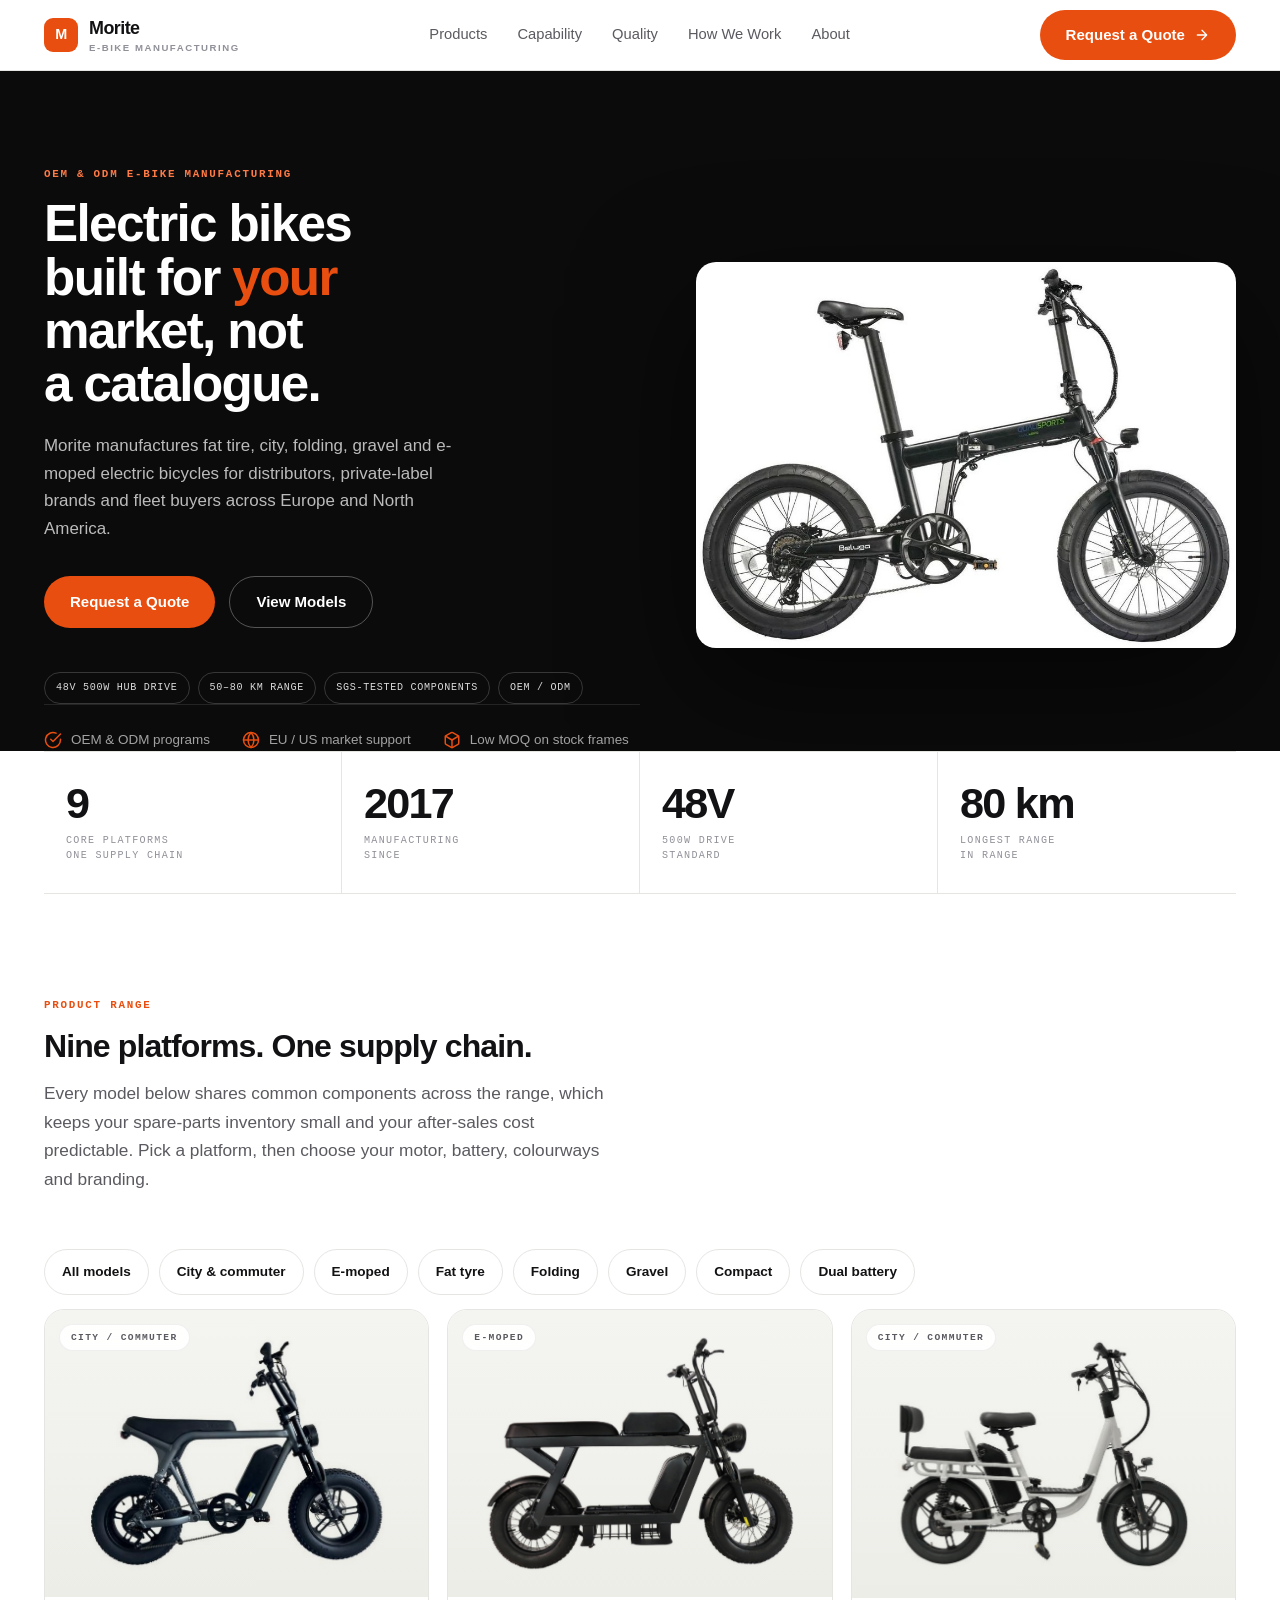
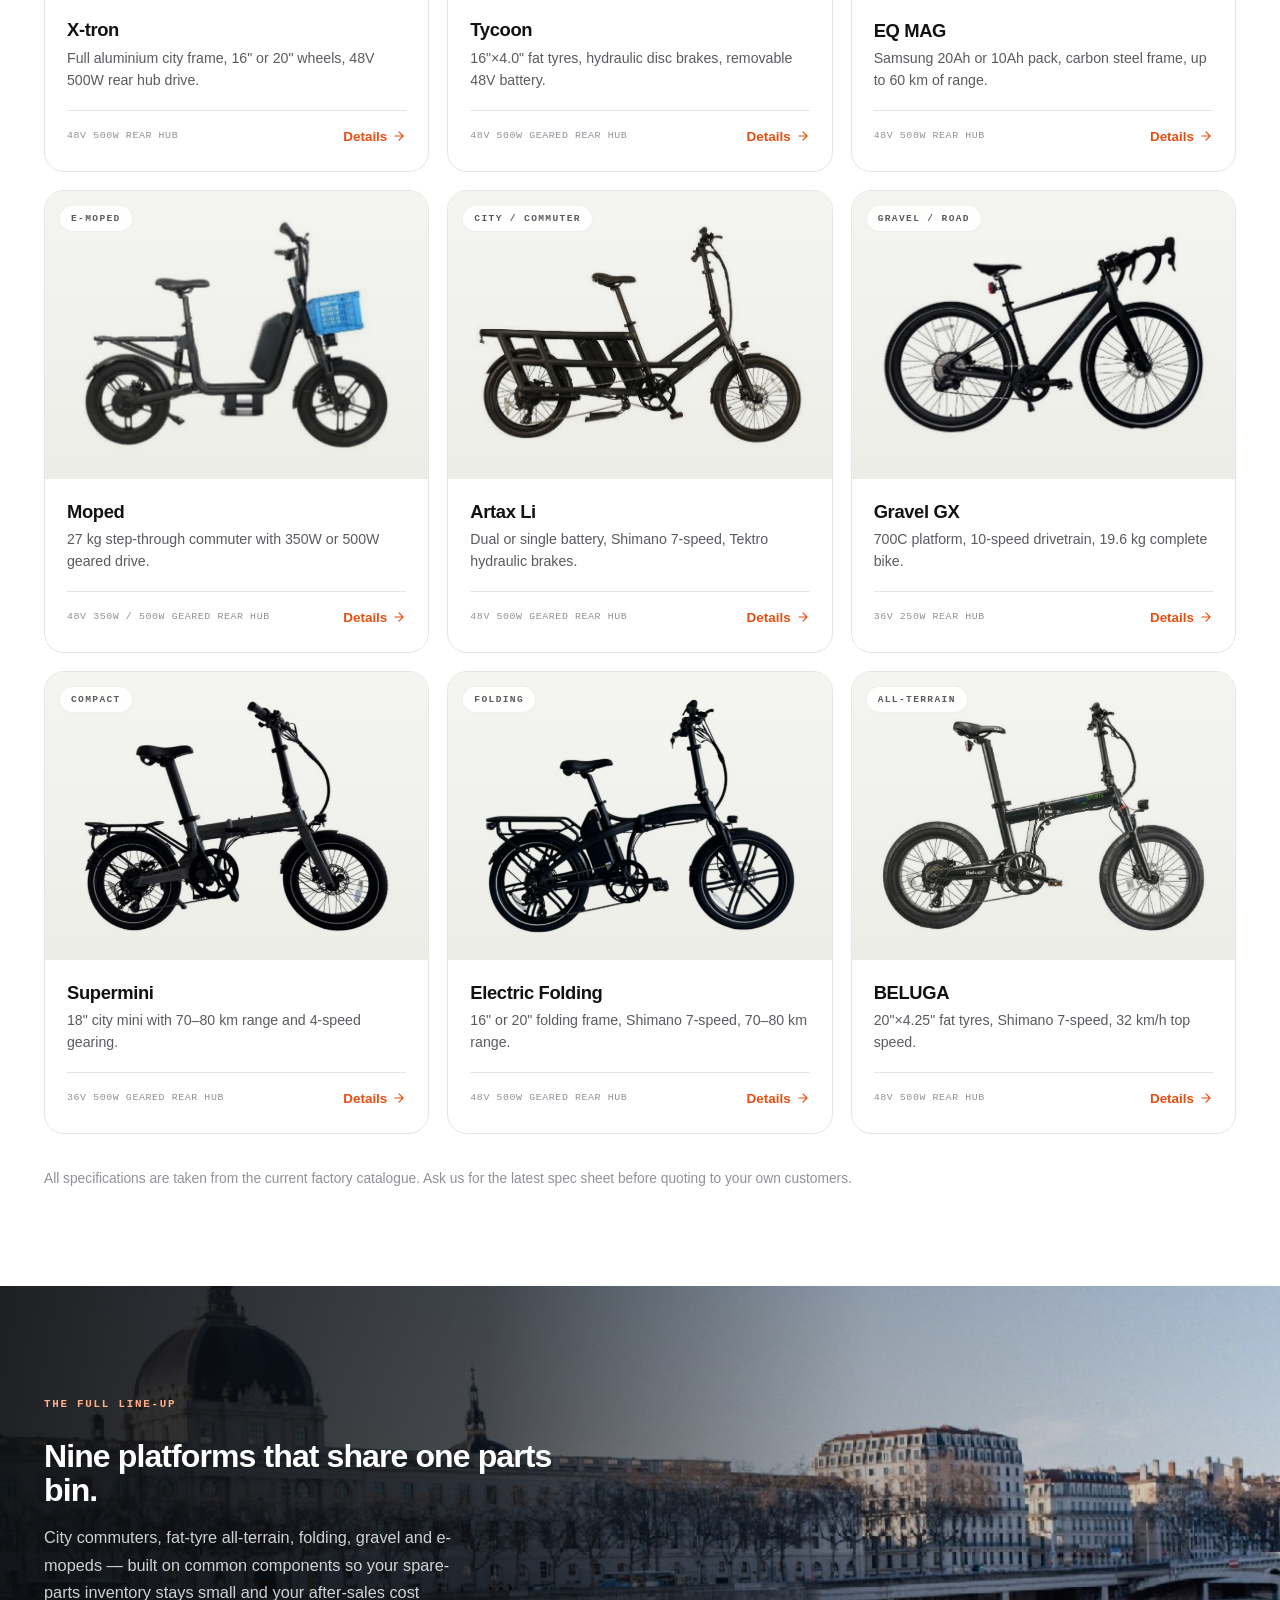
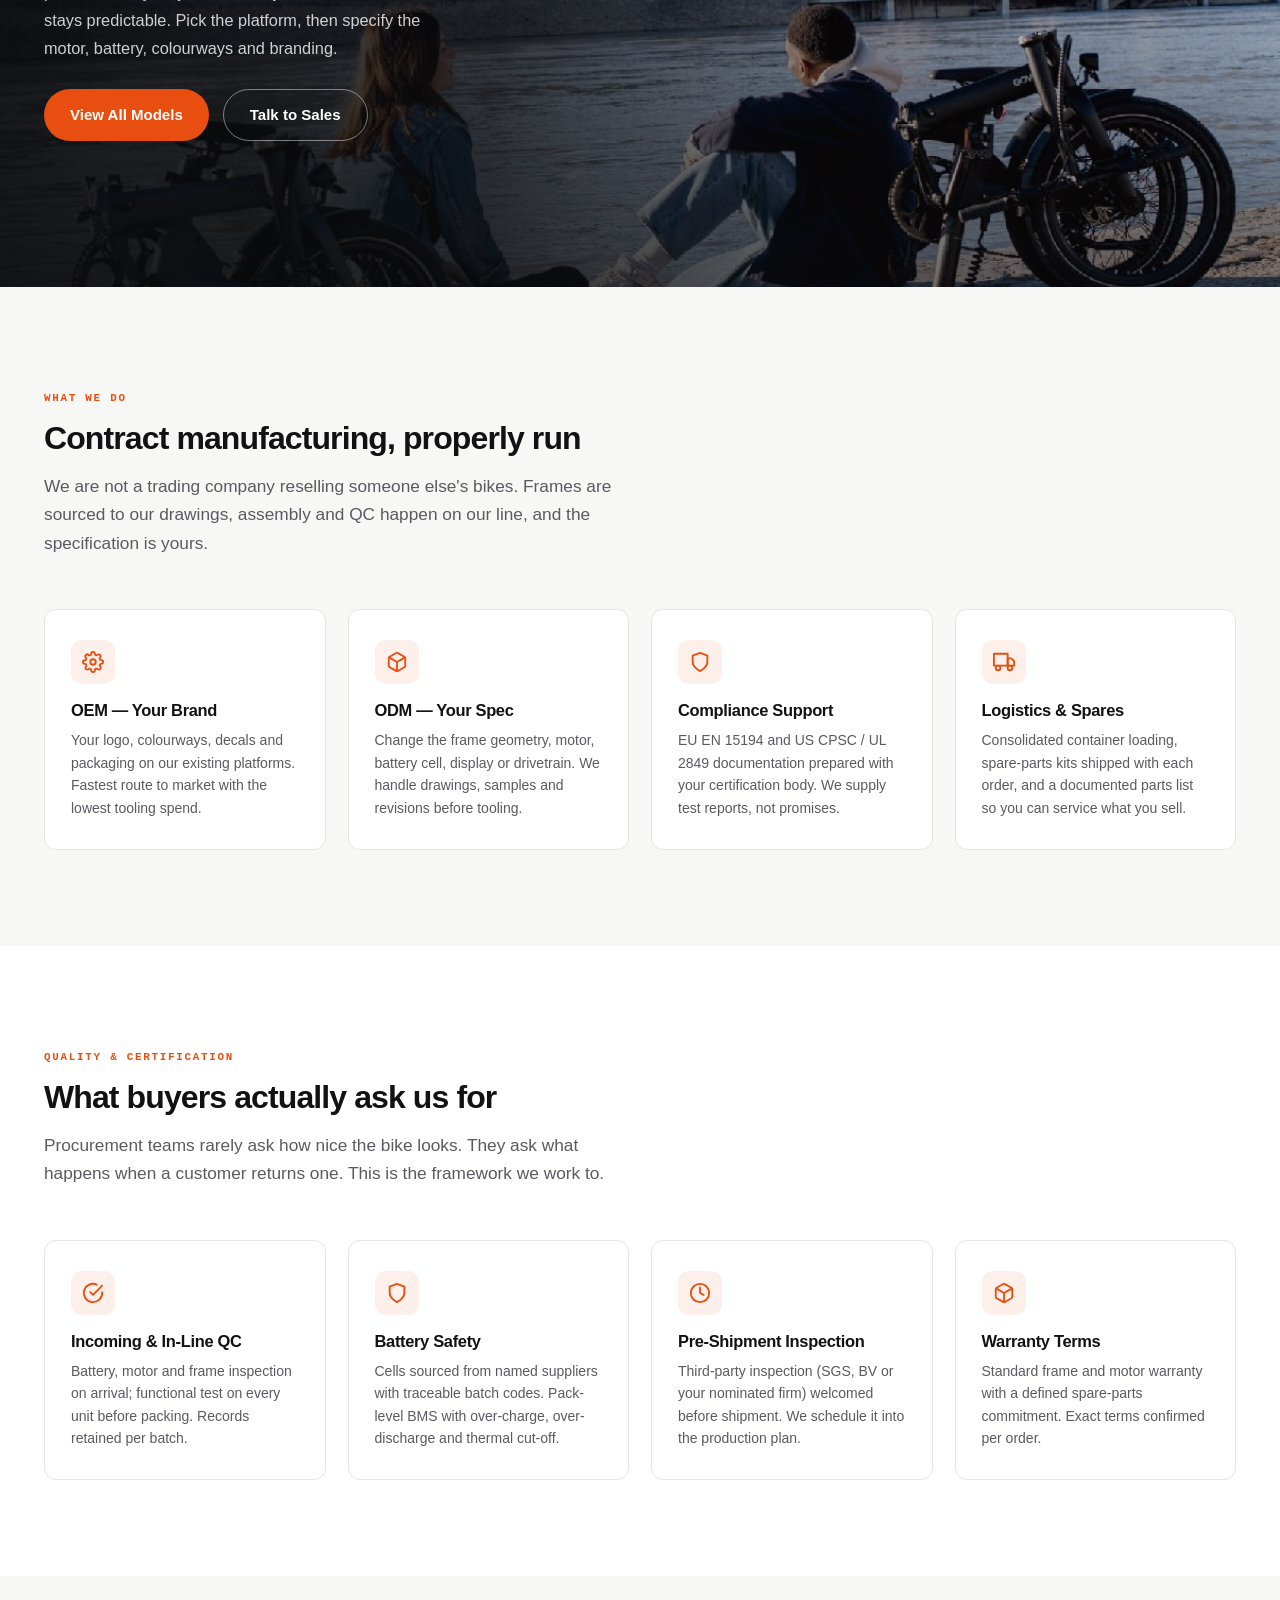
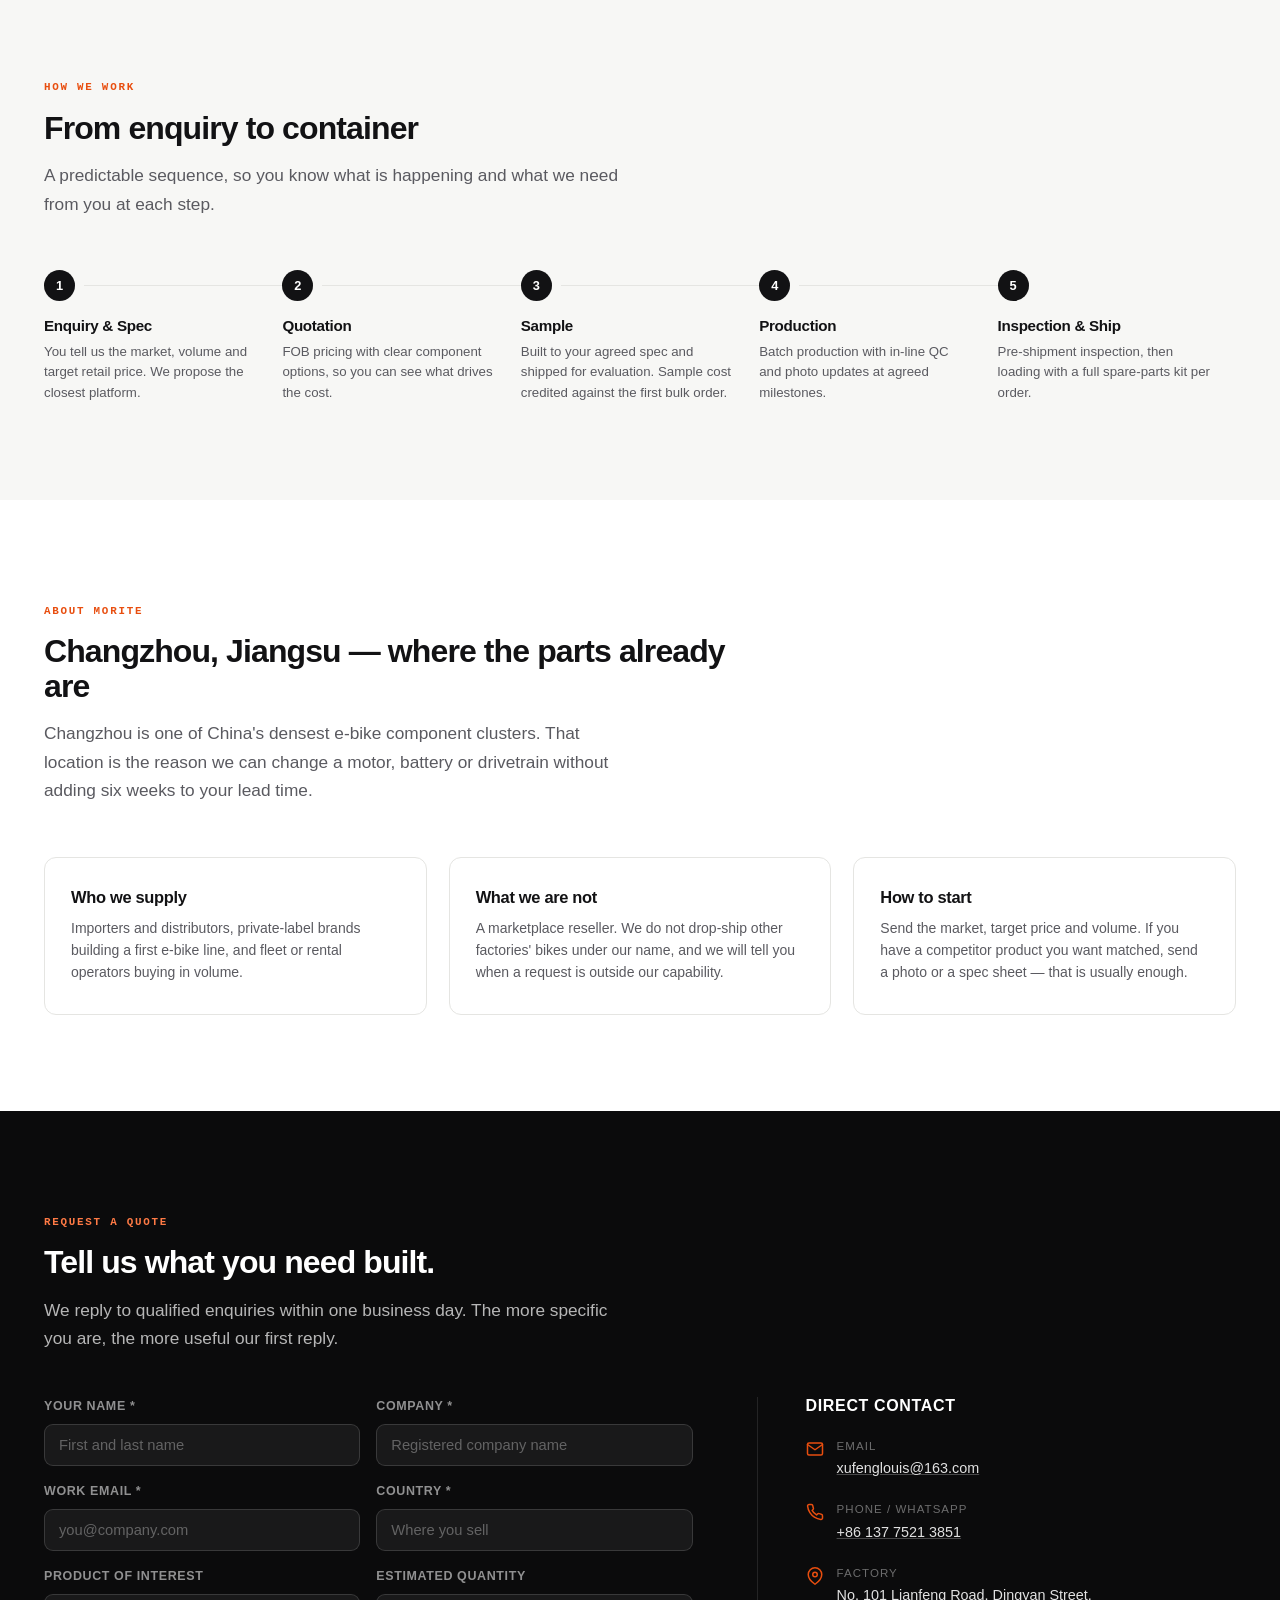
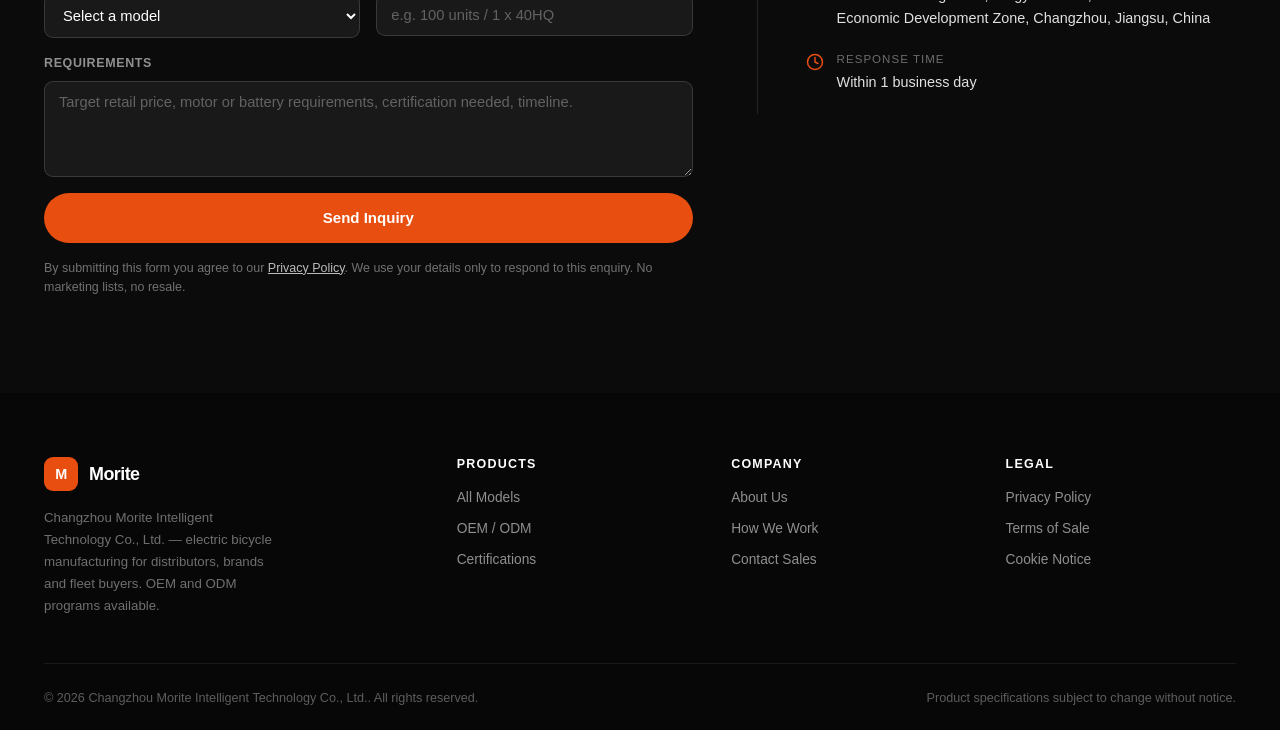
<file: index.html>
<!DOCTYPE html>
<html lang="en">
<head>
<meta charset="UTF-8">
<meta name="viewport" content="width=device-width, initial-scale=1">
<title>E-Bike Manufacturer &amp; OEM Supplier — Morite Electric Bicycles</title>
<meta name="description" content="Morite manufactures electric bicycles for distributors, brands and fleet buyers. Fat tire, city, folding, gravel and e-moped models. OEM and ODM programs, EU and US market compliance support.">
<link rel="canonical" href="https://morite-power.com/">
<meta property="og:type" content="website">
<meta property="og:title" content="E-Bike Manufacturer &amp; OEM Supplier — Morite">
<meta property="og:description" content="Electric bicycle manufacturing for distributors, brands and fleet buyers. OEM and ODM programs available.">
<meta property="og:url" content="https://morite-power.com/">
<meta property="og:image" content="https://morite-power.com/assets/img/beluga.jpg">
<meta name="twitter:card" content="summary_large_image">
<meta name="robots" content="index,follow">
<link rel="icon" href="data:image/svg+xml,%3Csvg xmlns='http://www.w3.org/2000/svg' viewBox='0 0 100 100'%3E%3Crect width='100' height='100' rx='22' fill='%23E84E0F'/%3E%3Ctext x='50' y='70' font-size='60' font-family='Arial' font-weight='bold' fill='white' text-anchor='middle'%3EM%3C/text%3E%3C/svg%3E">
<link rel="stylesheet" href="assets/css/site.css">
<script type="application/ld+json">
{
  "@context": "https://schema.org",
  "@type": "Organization",
  "name": "Changzhou Morite Intelligent Technology Co., Ltd.",
  "alternateName": "Morite",
  "url": "https://morite-power.com/",
  "foundingDate": "2017",
  "description": "Electric bicycle manufacturer supplying distributors, private-label brands and fleet buyers with fat tire, city, folding, gravel and e-moped models.",
  "address": {
    "@type": "PostalAddress",
    "addressLocality": "Changzhou",
    "addressRegion": "Jiangsu",
    "addressCountry": "CN"
  },
  "email": "xufenglouis@163.com",
  "contactPoint": {
    "@type": "ContactPoint",
    "contactType": "sales",
    "telephone": "+86-137-7521-3851",
    "email": "xufenglouis@163.com",
    "availableLanguage": [
      "en",
      "zh"
    ],
    "areaServed": "Worldwide"
  },
  "makesOffer": {
    "@type": "Offer",
    "itemOffered": {
      "@type": "Product",
      "name": "Electric Bicycles",
      "category": "OEM/ODM Electric Bicycles"
    }
  },
  "sameAs": []
}
</script>
<script type="application/ld+json">
{
  "@context": "https://schema.org",
  "@type": "WebSite",
  "name": "Morite",
  "url": "https://morite-power.com/",
  "publisher": {
    "@type": "Organization",
    "name": "Morite"
  }
}
</script>
</head>
<body>

<header data-header></header>

<!-- ============ HERO ============ -->
<section class="hero">
  <div class="container">
    <div class="hero-inner">
      <div class="hero-text">
        <span class="eyebrow" style="color:#FF7A45">OEM &amp; ODM E-Bike Manufacturing</span>
        <h1>Electric bikes built for <em>your</em> market, not a catalogue.</h1>
        <p class="hero-sub">
          Morite manufactures fat tire, city, folding, gravel and e-moped electric bicycles
          for distributors, private-label brands and fleet buyers across Europe and North America.
        </p>
        <div class="hero-actions">
          <a class="btn btn-primary" href="#inquiry">Request a Quote</a>
          <a class="btn btn-outline-light" href="#products">View Models</a>
        </div>
        <div class="chips">
          <span class="chip">48V 500W hub drive</span>
          <span class="chip">50–80 km range</span>
          <span class="chip">SGS-tested components</span>
          <span class="chip">OEM / ODM</span>
        </div>
        <div class="hero-trust">
          <div class="trust-item"><span data-icon="check"></span>OEM &amp; ODM programs</div>
          <div class="trust-item"><span data-icon="globe"></span>EU / US market support</div>
          <div class="trust-item"><span data-icon="box"></span>Low MOQ on stock frames</div>
        </div>
      </div>
      <div class="hero-visual">
        <img src="assets/img/beluga.jpg" alt="BELUGA all-terrain fat tire electric bicycle" width="1200" height="900" fetchpriority="high">
      </div>
    </div>
</section>


<!-- ============ STAT BAND ============ -->
<section class="stat-band-wrap" style="border:none">
  <div class="container">
    <div class="stat-band">
      <div class="stat"><b>9</b><span>Core platforms<br>one supply chain</span></div>
      <div class="stat"><b>2017</b><span>Manufacturing<br>since</span></div>
      <div class="stat"><b>48V</b><span>500W drive<br>standard</span></div>
      <div class="stat"><b>80 km</b><span>Longest range<br>in range</span></div>
    </div>
  </div>
</section>

<!-- ============ PRODUCTS ============ -->
<section class="section" id="products">
  <div class="container">
    <div class="section-head reveal">
      <span class="eyebrow">Product Range</span>
      <h2>Nine platforms. One supply chain.</h2>
      <p class="lead">
        Every model below shares common components across the range, which keeps your
        spare-parts inventory small and your after-sales cost predictable. Pick a platform,
        then choose your motor, battery, colourways and branding.
      </p>
    </div>
    <nav class="rail reveal" aria-label="Browse by category">
      <a href="#products">All models</a>
      <a href="products/x-tron.html">City &amp; commuter</a>
      <a href="products/tycoon.html">E-moped</a>
      <a href="products/beluga.html">Fat tyre</a>
      <a href="products/folding.html">Folding</a>
      <a href="products/gravel-gx.html">Gravel</a>
      <a href="products/supermini.html">Compact</a>
      <a href="products/artax-li.html">Dual battery</a>
    </nav>
    <div class="grid-products" data-products></div>
    <p style="margin-top:34px;font-size:.86rem;color:var(--ink-3)">
      All specifications are taken from the current factory catalogue. Ask us for the latest spec sheet before quoting to your own customers.
    </p>
  </div>
</section>


<!-- ============ FEATURE BAND ============ -->
<section class="band">
  <div class="band-media">
    <img src="assets/img/band-riverside.jpg" alt="Two riders and their folding e-bikes on a riverside promenade" width="1205" height="662" loading="lazy">
  </div>
  <div class="container">
    <div class="band-inner">
      <span class="eyebrow">The Full Line-Up</span>
      <h2>Nine platforms that share one parts bin.</h2>
      <p>
        City commuters, fat-tyre all-terrain, folding, gravel and e-mopeds — built on common
        components so your spare-parts inventory stays small and your after-sales cost stays
        predictable. Pick the platform, then specify the motor, battery, colourways and branding.
      </p>
      <div class="hero-actions" style="margin-top:26px">
        <a class="btn btn-primary" href="#products">View All Models</a>
        <a class="btn btn-outline-light" href="#inquiry">Talk to Sales</a>
      </div>
    </div>
  </div>
</section>

<!-- ============ CAPABILITY ============ -->
<section class="section section-soft" id="capability">
  <div class="container">
    <div class="section-head reveal">
      <span class="eyebrow">What We Do</span>
      <h2>Contract manufacturing, properly run</h2>
      <p class="lead">
        We are not a trading company reselling someone else's bikes. Frames are sourced to our
        drawings, assembly and QC happen on our line, and the specification is yours.
      </p>
    </div>
    <div class="cap-grid">
      <div class="cap reveal">
        <div class="cap-icon">[ICON:gear]</div>
        <h3>OEM — Your Brand</h3>
        <p>Your logo, colourways, decals and packaging on our existing platforms. Fastest route to market with the lowest tooling spend.</p>
      </div>
      <div class="cap reveal">
        <div class="cap-icon">[ICON:box]</div>
        <h3>ODM — Your Spec</h3>
        <p>Change the frame geometry, motor, battery cell, display or drivetrain. We handle drawings, samples and revisions before tooling.</p>
      </div>
      <div class="cap reveal">
        <div class="cap-icon">[ICON:shield]</div>
        <h3>Compliance Support</h3>
        <p>EU EN 15194 and US CPSC / UL 2849 documentation prepared with your certification body. We supply test reports, not promises.</p>
      </div>
      <div class="cap reveal">
        <div class="cap-icon">[ICON:truck]</div>
        <h3>Logistics &amp; Spares</h3>
        <p>Consolidated container loading, spare-parts kits shipped with each order, and a documented parts list so you can service what you sell.</p>
      </div>
    </div>
  </div>
</section>

<!-- ============ QUALITY ============ -->
<section class="section" id="quality">
  <div class="container">
    <div class="section-head reveal">
      <span class="eyebrow">Quality &amp; Certification</span>
      <h2>What buyers actually ask us for</h2>
      <p class="lead">
        Procurement teams rarely ask how nice the bike looks. They ask what happens when a
        customer returns one. This is the framework we work to.
      </p>
    </div>
    <div class="cap-grid">
      <div class="cap reveal">
        <div class="cap-icon">[ICON:check]</div>
        <h3>Incoming &amp; In-Line QC</h3>
        <p>Battery, motor and frame inspection on arrival; functional test on every unit before packing. Records retained per batch.</p>
      </div>
      <div class="cap reveal">
        <div class="cap-icon">[ICON:shield]</div>
        <h3>Battery Safety</h3>
        <p>Cells sourced from named suppliers with traceable batch codes. Pack-level BMS with over-charge, over-discharge and thermal cut-off.</p>
      </div>
      <div class="cap reveal">
        <div class="cap-icon">[ICON:clock]</div>
        <h3>Pre-Shipment Inspection</h3>
        <p>Third-party inspection (SGS, BV or your nominated firm) welcomed before shipment. We schedule it into the production plan.</p>
      </div>
      <div class="cap reveal">
        <div class="cap-icon">[ICON:box]</div>
        <h3>Warranty Terms</h3>
        <p>Standard frame and motor warranty with a defined spare-parts commitment. Exact terms confirmed per order.</p>
      </div>
    </div>
  </div>
</section>

<!-- ============ PROCESS ============ -->
<section class="section section-soft" id="process">
  <div class="container">
    <div class="section-head reveal">
      <span class="eyebrow">How We Work</span>
      <h2>From enquiry to container</h2>
      <p class="lead">
        A predictable sequence, so you know what is happening and what we need from you at each step.
      </p>
    </div>
    <div class="steps">
      <div class="step reveal"><div class="step-num">1</div><h4>Enquiry &amp; Spec</h4><p>You tell us the market, volume and target retail price. We propose the closest platform.</p></div>
      <div class="step reveal"><div class="step-num">2</div><h4>Quotation</h4><p>FOB pricing with clear component options, so you can see what drives the cost.</p></div>
      <div class="step reveal"><div class="step-num">3</div><h4>Sample</h4><p>Built to your agreed spec and shipped for evaluation. Sample cost credited against the first bulk order.</p></div>
      <div class="step reveal"><div class="step-num">4</div><h4>Production</h4><p>Batch production with in-line QC and photo updates at agreed milestones.</p></div>
      <div class="step reveal"><div class="step-num">5</div><h4>Inspection &amp; Ship</h4><p>Pre-shipment inspection, then loading with a full spare-parts kit per order.</p></div>
    </div>
  </div>
</section>

<!-- ============ ABOUT ============ -->
<section class="section" id="about">
  <div class="container">
    <div class="section-head reveal">
      <span class="eyebrow">About Morite</span>
      <h2>Changzhou, Jiangsu — where the parts already are</h2>
      <p class="lead">
        Changzhou is one of China's densest e-bike component clusters. That location is the reason
        we can change a motor, battery or drivetrain without adding six weeks to your lead time.
      </p>
    </div>
    <div class="cap-grid">
      <div class="cap reveal">
        <h3 style="margin-bottom:10px">Who we supply</h3>
        <p>Importers and distributors, private-label brands building a first e-bike line, and fleet or rental operators buying in volume.</p>
      </div>
      <div class="cap reveal">
        <h3 style="margin-bottom:10px">What we are not</h3>
        <p>A marketplace reseller. We do not drop-ship other factories' bikes under our name, and we will tell you when a request is outside our capability.</p>
      </div>
      <div class="cap reveal">
        <h3 style="margin-bottom:10px">How to start</h3>
        <p>Send the market, target price and volume. If you have a competitor product you want matched, send a photo or a spec sheet — that is usually enough.</p>
      </div>
    </div>
  </div>
</section>

<!-- ============ INQUIRY ============ -->
<section class="inquiry" id="inquiry">
  <div class="container">
    <div class="section-head reveal" style="margin-bottom:44px">
      <span class="eyebrow" style="color:#FF7A45">Request a Quote</span>
      <h2>Tell us what you need built.</h2>
      <p class="lead">We reply to qualified enquiries within one business day. The more specific you are, the more useful our first reply.</p>
    </div>
    <div class="form-grid">
      <form class="form" data-inquiry-form novalidate>
        <div class="field">
          <label for="f-name">Your name *</label>
          <input id="f-name" name="name" type="text" required autocomplete="name" placeholder="First and last name">
        </div>
        <div class="field">
          <label for="f-company">Company *</label>
          <input id="f-company" name="company" type="text" required autocomplete="organization" placeholder="Registered company name">
        </div>
        <div class="field">
          <label for="f-email">Work email *</label>
          <input id="f-email" name="email" type="email" required autocomplete="email" placeholder="you@company.com">
        </div>
        <div class="field">
          <label for="f-country">Country *</label>
          <input id="f-country" name="country" type="text" required autocomplete="country-name" placeholder="Where you sell">
        </div>
        <div class="field">
          <label for="f-product">Product of interest</label>
          <select id="f-product" name="product">
            <option value="">Select a model</option>
          </select>
        </div>
        <div class="field">
          <label for="f-qty">Estimated quantity</label>
          <input id="f-qty" name="quantity" type="text" placeholder="e.g. 100 units / 1 x 40HQ">
        </div>
        <div class="field full">
          <label for="f-msg">Requirements</label>
          <textarea id="f-msg" name="message" placeholder="Target retail price, motor or battery requirements, certification needed, timeline."></textarea>
        </div>
        <input class="honeypot" type="text" name="company_website" tabindex="-1" autocomplete="off" aria-hidden="true">
        <input type="hidden" name="page_source" value="">
        <input type="hidden" name="page_url" value="">
        <div class="form-status" role="status" aria-live="polite"></div>
        <div class="field full">
          <button type="submit" class="btn btn-primary" style="justify-content:center">Send Inquiry</button>
        </div>
        <p class="form-note">
          By submitting this form you agree to our <a href="legal/privacy.html">Privacy Policy</a>.
          We use your details only to respond to this enquiry. No marketing lists, no resale.
        </p>
      </form>
      <aside class="contact-panel">
        <h3>Direct Contact</h3>
        <div class="contact-line">
          <span data-icon="mail"></span>
          <div><div class="contact-k">Email</div><div class="contact-v"><a href="mailto:xufenglouis@163.com">xufenglouis@163.com</a></div></div>
        </div>
        <div class="contact-line">
          <span data-icon="phone"></span>
          <div><div class="contact-k">Phone / WhatsApp</div><div class="contact-v"><a href="tel:+8613775213851">+86 137 7521 3851</a></div></div>
        </div>
        <div class="contact-line">
          <span data-icon="pin"></span>
          <div><div class="contact-k">Factory</div><div class="contact-v">No. 101 Lianfeng Road, Dingyan Street,<br>Economic Development Zone, Changzhou, Jiangsu, China</div></div>
        </div>
        <div class="contact-line">
          <span data-icon="clock"></span>
          <div><div class="contact-k">Response Time</div><div class="contact-v">Within 1 business day</div></div>
        </div>
      </aside>
    </div>
  </div>
</section>

<footer data-footer></footer>

<script src="assets/js/data.js"></script>
<script src="assets/js/site.js"></script>
</body>
</html>
</file>
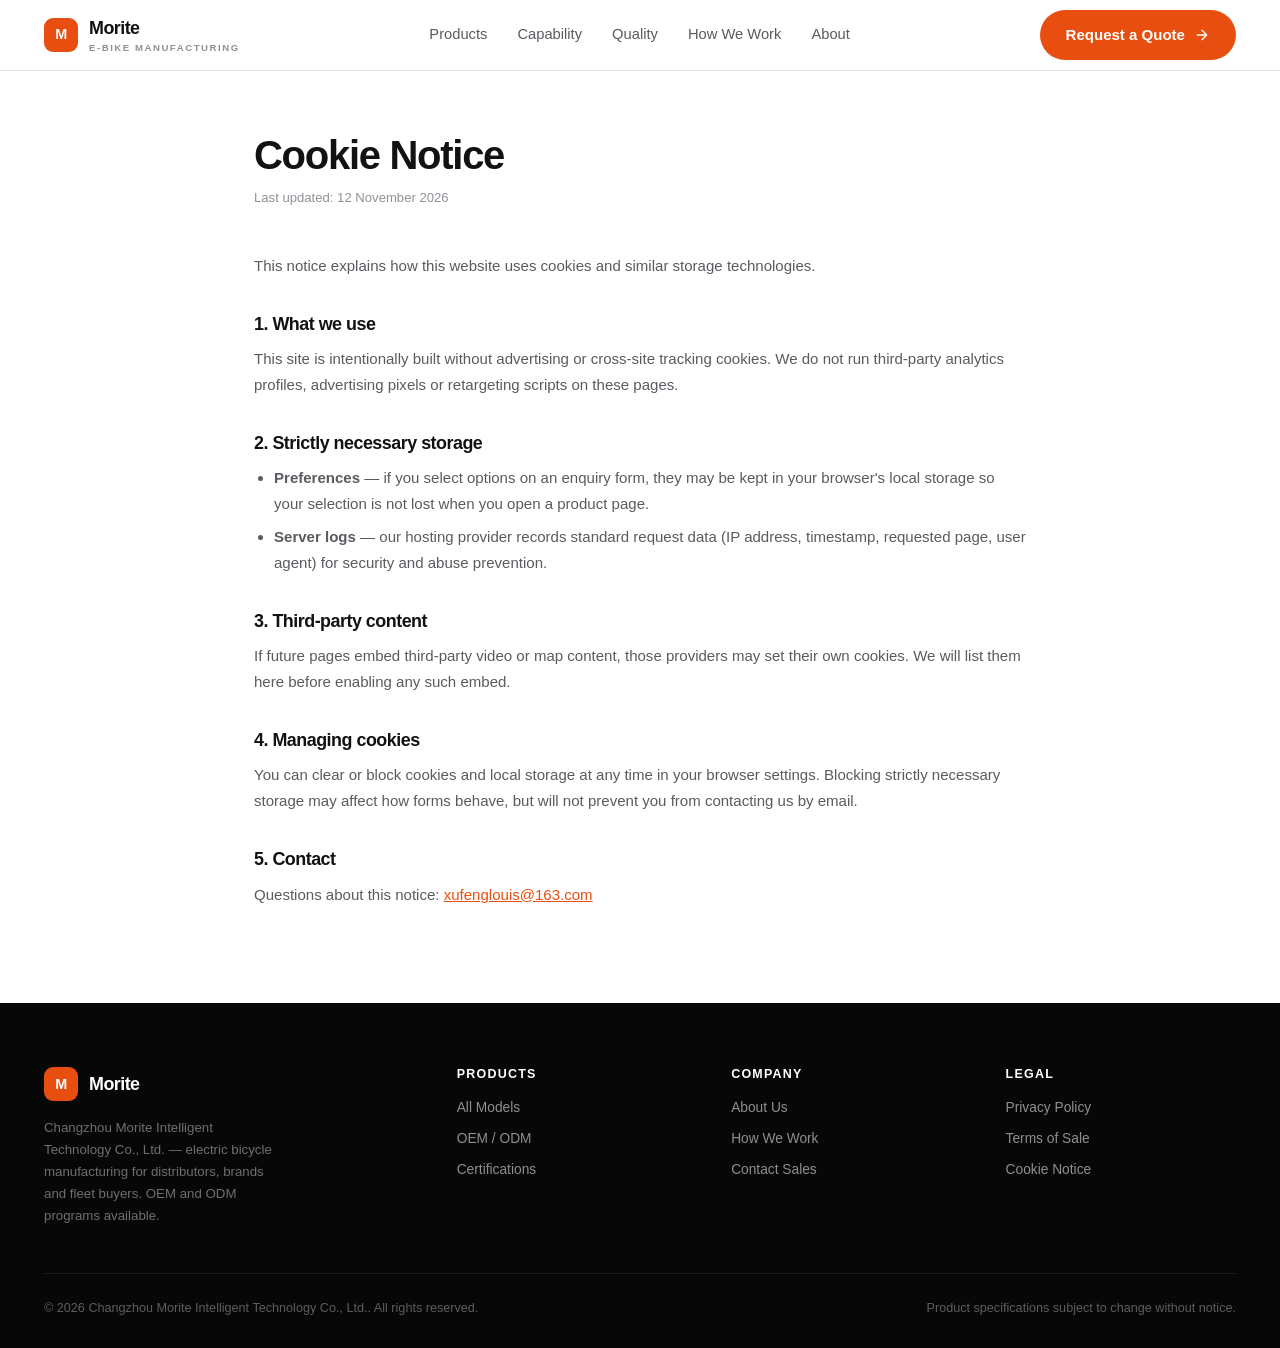
<file: legal/cookies.html>
<!DOCTYPE html>
<html lang="en">
<head>
<meta charset="UTF-8">
<meta name="viewport" content="width=device-width, initial-scale=1">
<title>Cookie Notice — Morite</title>
<meta name="description" content="How Morite uses cookies and similar technologies on this website.">
<meta name="robots" content="index,follow">
<link rel="icon" href="data:image/svg+xml,%3Csvg xmlns='http://www.w3.org/2000/svg' viewBox='0 0 100 100'%3E%3Crect width='100' height='100' rx='22' fill='%23E84E0F'/%3E%3Ctext x='50' y='70' font-size='60' font-family='Arial' font-weight='bold' fill='white' text-anchor='middle'%3EM%3C/text%3E%3C/svg%3E">
<link rel="stylesheet" href="../assets/css/site.css">
<style>
.legal-wrap{max-width:820px;margin:0 auto;padding:0 24px}
.legal{padding:64px 0 96px}
.legal h1{font-size:clamp(1.9rem,3.4vw,2.5rem);margin-bottom:10px}
.legal .meta{font-size:.82rem;color:var(--ink-3);margin-bottom:44px}
.legal h2{font-size:1.12rem;margin:36px 0 12px}
.legal p,.legal li{font-size:.94rem;line-height:1.72;color:var(--ink-2)}
.legal ul{list-style:disc;padding-left:20px;margin:12px 0}
.legal li{margin-bottom:7px}
.legal a{color:var(--accent);text-decoration:underline}
</style>
</head>
<body>
<header data-header></header>
<div class="legal"><div class="legal-wrap">
<h1>Cookie Notice</h1>
<p class="meta">Last updated: 12 November 2026</p>

<p>This notice explains how this website uses cookies and similar storage technologies.</p>

<h2>1. What we use</h2>
<p>This site is intentionally built without advertising or cross-site tracking cookies. We do not run third-party analytics profiles, advertising pixels or retargeting scripts on these pages.</p>

<h2>2. Strictly necessary storage</h2>
<ul>
  <li><strong>Preferences</strong> — if you select options on an enquiry form, they may be kept in your browser's local storage so your selection is not lost when you open a product page.</li>
  <li><strong>Server logs</strong> — our hosting provider records standard request data (IP address, timestamp, requested page, user agent) for security and abuse prevention.</li>
</ul>

<h2>3. Third-party content</h2>
<p>If future pages embed third-party video or map content, those providers may set their own cookies. We will list them here before enabling any such embed.</p>

<h2>4. Managing cookies</h2>
<p>You can clear or block cookies and local storage at any time in your browser settings. Blocking strictly necessary storage may affect how forms behave, but will not prevent you from contacting us by email.</p>

<h2>5. Contact</h2>
<p>Questions about this notice: <a href="mailto:xufenglouis@163.com">xufenglouis@163.com</a></p>

</div></div>
<footer data-footer></footer>
<script src="../assets/js/data.js"></script>
<script src="../assets/js/site.js"></script>
</body>
</html>
</file>
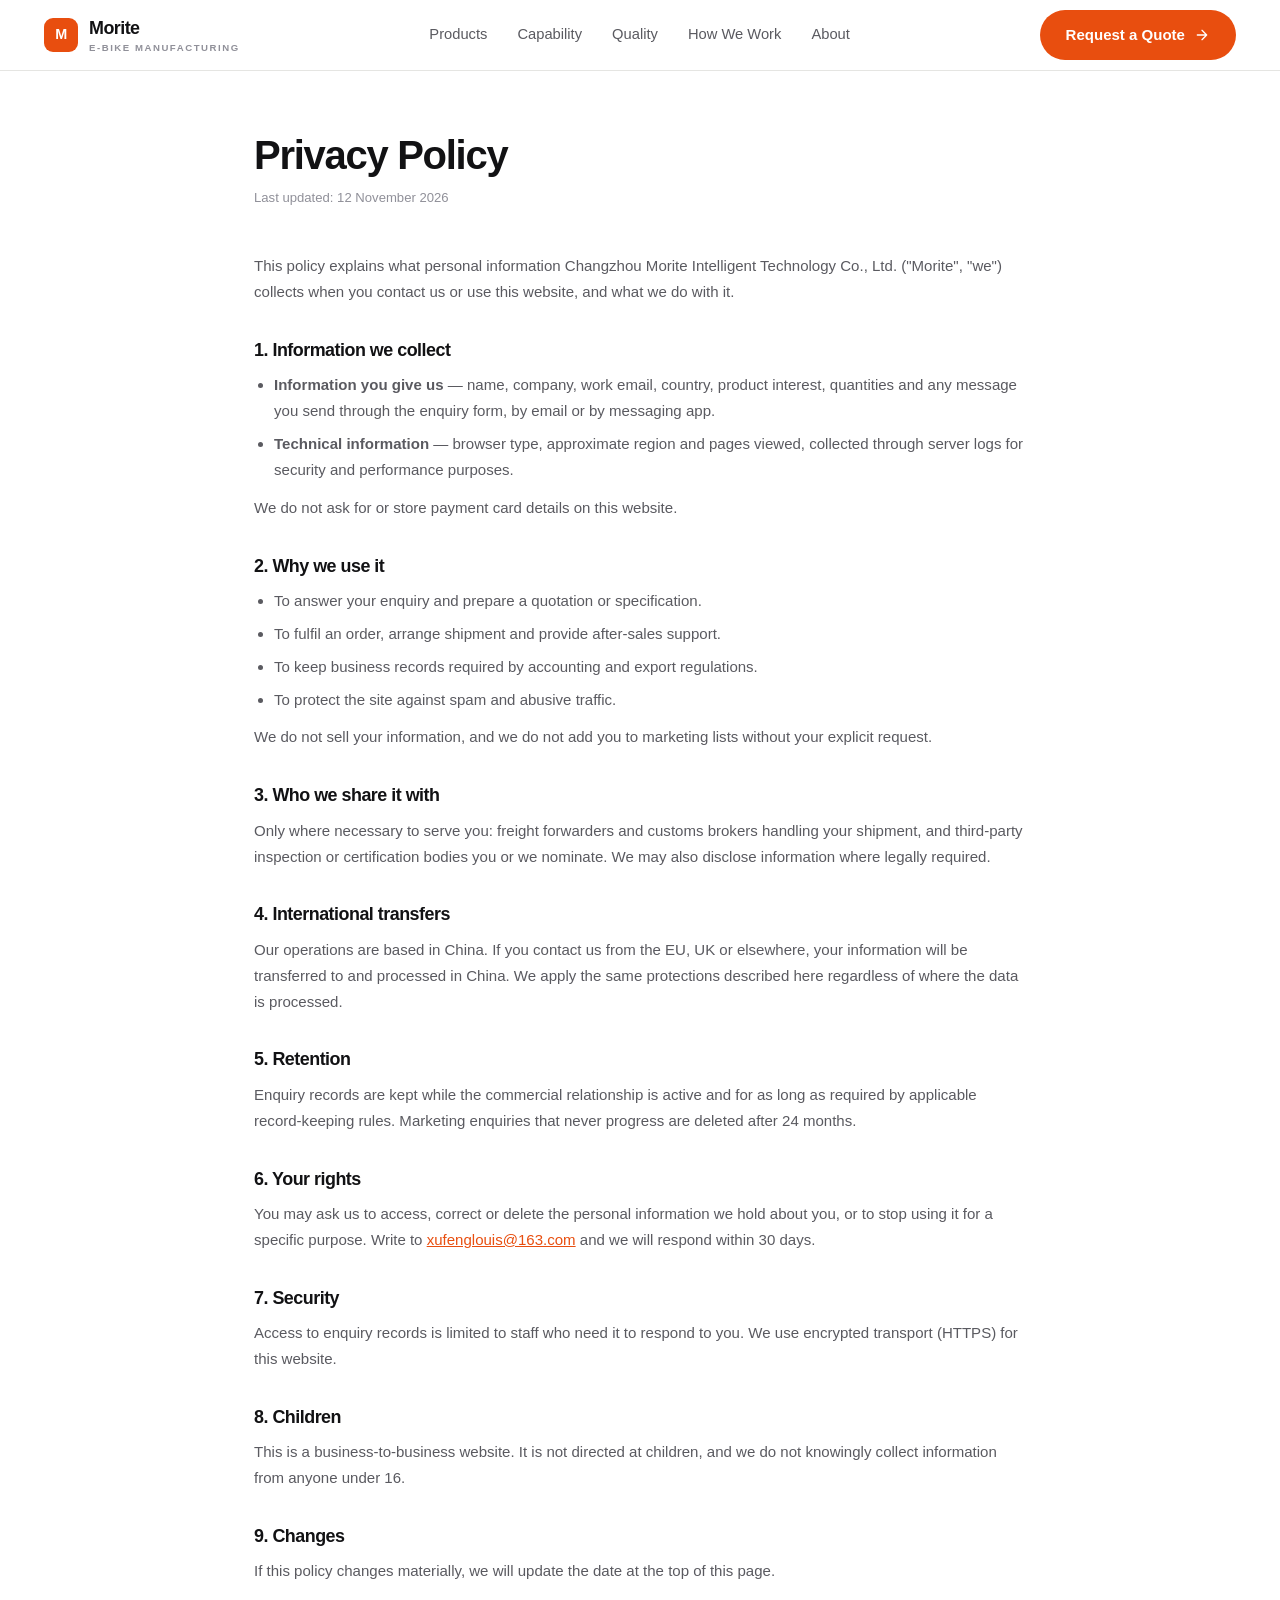
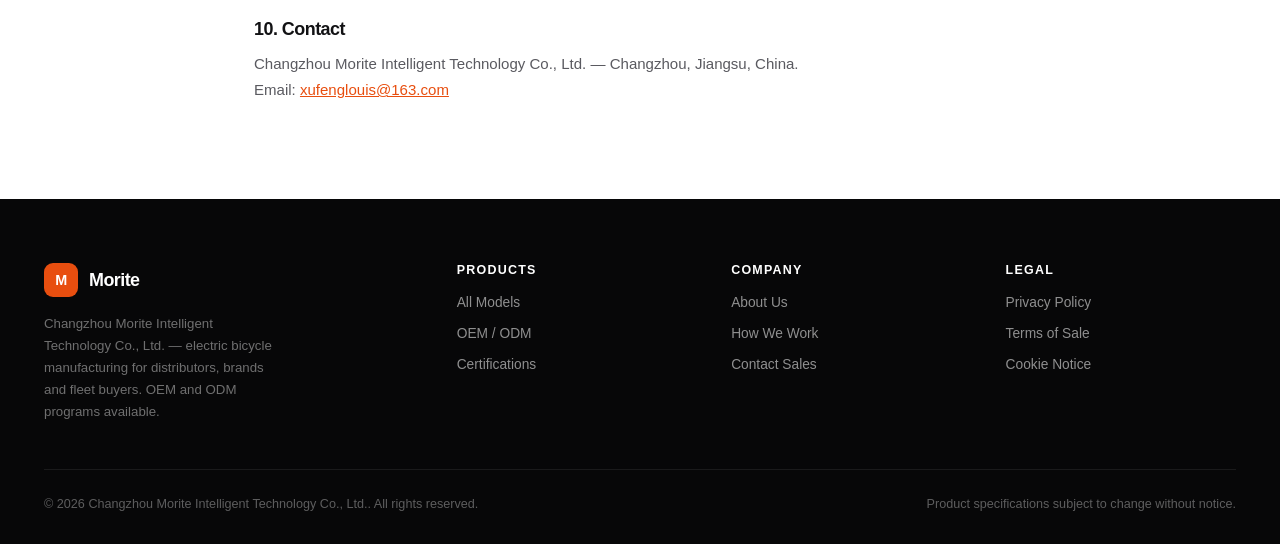
<file: legal/privacy.html>
<!DOCTYPE html>
<html lang="en">
<head>
<meta charset="UTF-8">
<meta name="viewport" content="width=device-width, initial-scale=1">
<title>Privacy Policy — Morite</title>
<meta name="description" content="How Morite collects, uses and protects the information you send us.">
<meta name="robots" content="index,follow">
<link rel="icon" href="data:image/svg+xml,%3Csvg xmlns='http://www.w3.org/2000/svg' viewBox='0 0 100 100'%3E%3Crect width='100' height='100' rx='22' fill='%23E84E0F'/%3E%3Ctext x='50' y='70' font-size='60' font-family='Arial' font-weight='bold' fill='white' text-anchor='middle'%3EM%3C/text%3E%3C/svg%3E">
<link rel="stylesheet" href="../assets/css/site.css">
<style>
.legal-wrap{max-width:820px;margin:0 auto;padding:0 24px}
.legal{padding:64px 0 96px}
.legal h1{font-size:clamp(1.9rem,3.4vw,2.5rem);margin-bottom:10px}
.legal .meta{font-size:.82rem;color:var(--ink-3);margin-bottom:44px}
.legal h2{font-size:1.12rem;margin:36px 0 12px}
.legal p,.legal li{font-size:.94rem;line-height:1.72;color:var(--ink-2)}
.legal ul{list-style:disc;padding-left:20px;margin:12px 0}
.legal li{margin-bottom:7px}
.legal a{color:var(--accent);text-decoration:underline}
</style>
</head>
<body>
<header data-header></header>
<div class="legal"><div class="legal-wrap">
<h1>Privacy Policy</h1>
<p class="meta">Last updated: 12 November 2026</p>

<p>This policy explains what personal information Changzhou Morite Intelligent Technology Co., Ltd. ("Morite", "we") collects when you contact us or use this website, and what we do with it.</p>

<h2>1. Information we collect</h2>
<ul>
  <li><strong>Information you give us</strong> — name, company, work email, country, product interest, quantities and any message you send through the enquiry form, by email or by messaging app.</li>
  <li><strong>Technical information</strong> — browser type, approximate region and pages viewed, collected through server logs for security and performance purposes.</li>
</ul>
<p>We do not ask for or store payment card details on this website.</p>

<h2>2. Why we use it</h2>
<ul>
  <li>To answer your enquiry and prepare a quotation or specification.</li>
  <li>To fulfil an order, arrange shipment and provide after-sales support.</li>
  <li>To keep business records required by accounting and export regulations.</li>
  <li>To protect the site against spam and abusive traffic.</li>
</ul>
<p>We do not sell your information, and we do not add you to marketing lists without your explicit request.</p>

<h2>3. Who we share it with</h2>
<p>Only where necessary to serve you: freight forwarders and customs brokers handling your shipment, and third-party inspection or certification bodies you or we nominate. We may also disclose information where legally required.</p>

<h2>4. International transfers</h2>
<p>Our operations are based in China. If you contact us from the EU, UK or elsewhere, your information will be transferred to and processed in China. We apply the same protections described here regardless of where the data is processed.</p>

<h2>5. Retention</h2>
<p>Enquiry records are kept while the commercial relationship is active and for as long as required by applicable record-keeping rules. Marketing enquiries that never progress are deleted after 24 months.</p>

<h2>6. Your rights</h2>
<p>You may ask us to access, correct or delete the personal information we hold about you, or to stop using it for a specific purpose. Write to <a href="mailto:xufenglouis@163.com">xufenglouis@163.com</a> and we will respond within 30 days.</p>

<h2>7. Security</h2>
<p>Access to enquiry records is limited to staff who need it to respond to you. We use encrypted transport (HTTPS) for this website.</p>

<h2>8. Children</h2>
<p>This is a business-to-business website. It is not directed at children, and we do not knowingly collect information from anyone under 16.</p>

<h2>9. Changes</h2>
<p>If this policy changes materially, we will update the date at the top of this page.</p>

<h2>10. Contact</h2>
<p>Changzhou Morite Intelligent Technology Co., Ltd. — Changzhou, Jiangsu, China.<br>
Email: <a href="mailto:xufenglouis@163.com">xufenglouis@163.com</a></p>

</div></div>
<footer data-footer></footer>
<script src="../assets/js/data.js"></script>
<script src="../assets/js/site.js"></script>
</body>
</html>
</file>
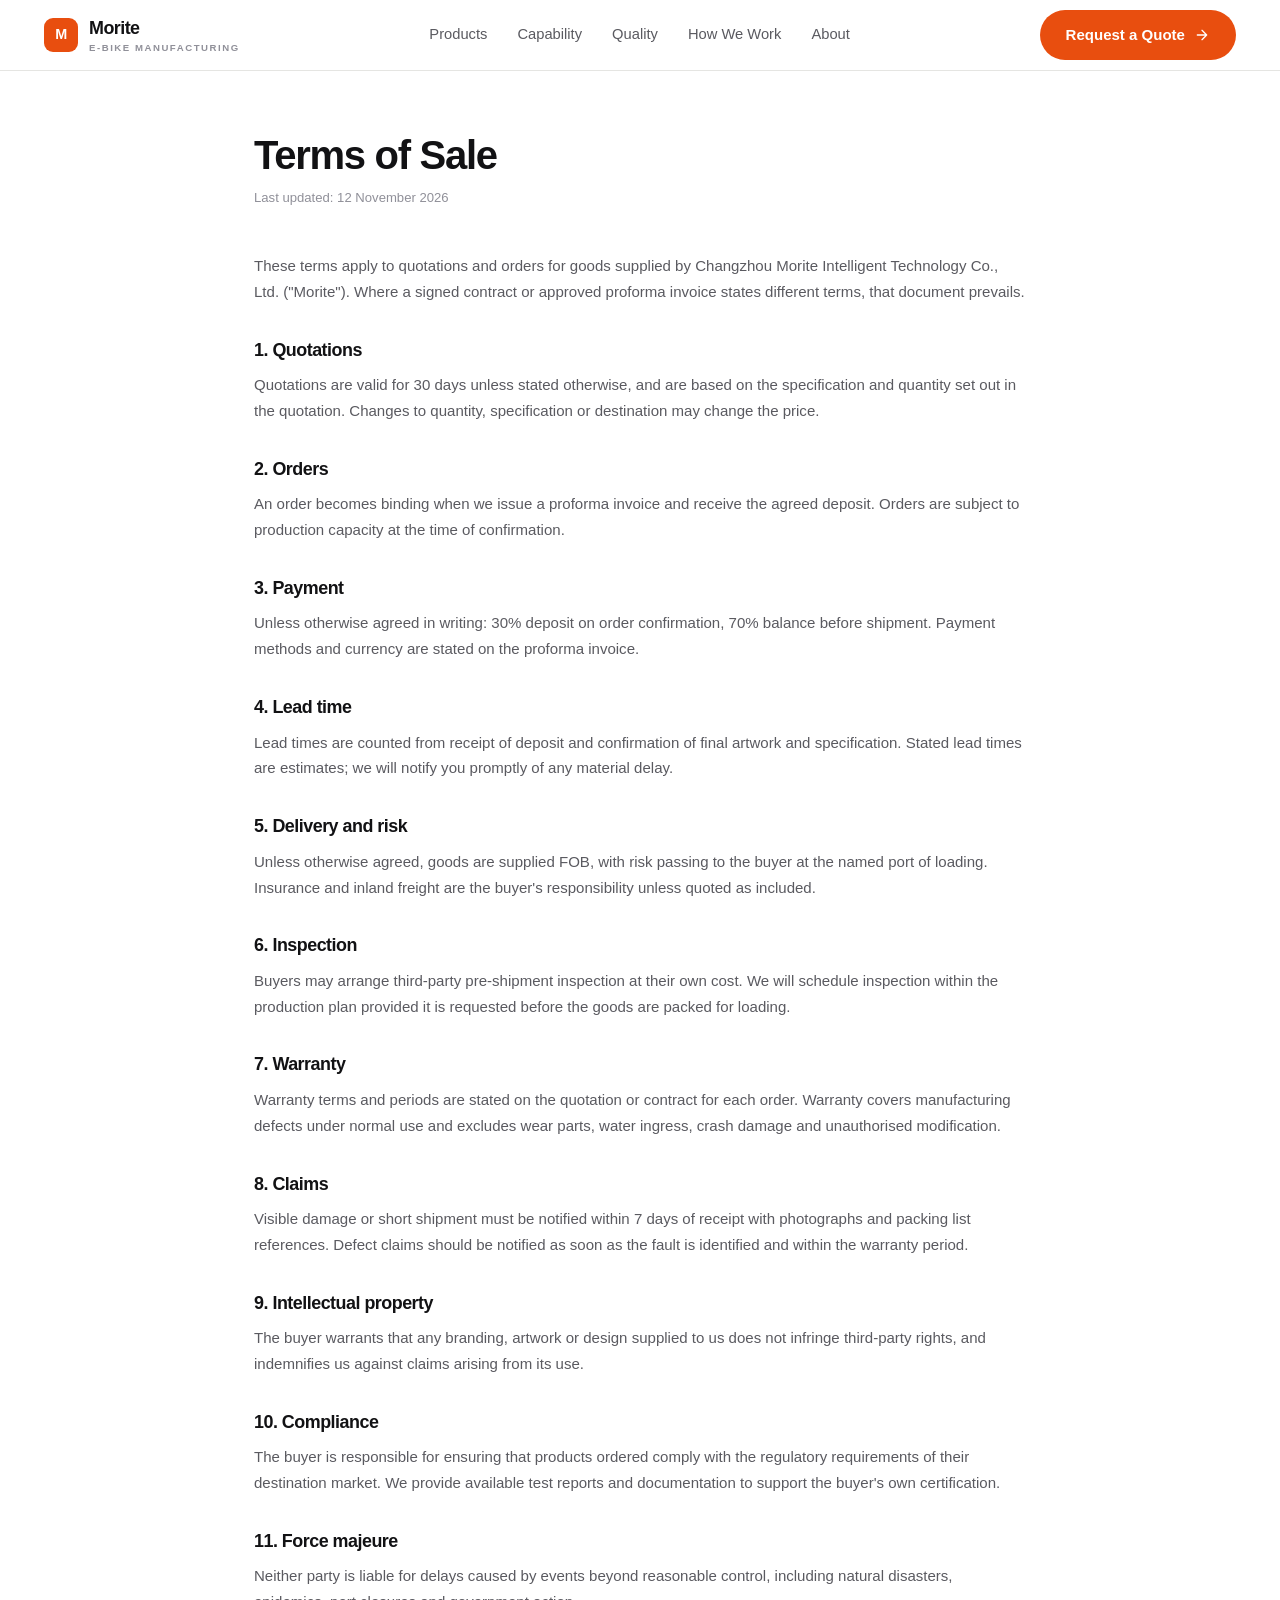
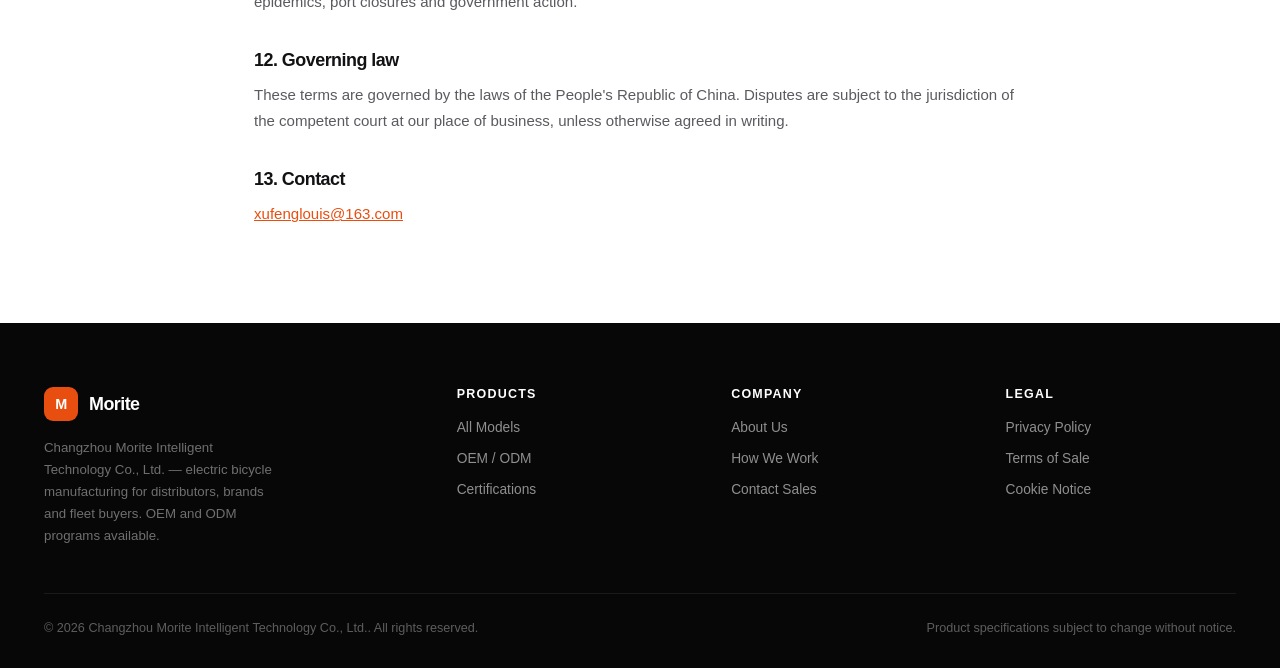
<file: legal/terms.html>
<!DOCTYPE html>
<html lang="en">
<head>
<meta charset="UTF-8">
<meta name="viewport" content="width=device-width, initial-scale=1">
<title>Terms of Sale — Morite</title>
<meta name="description" content="Standard terms for quotations, orders and delivery of Morite products.">
<meta name="robots" content="index,follow">
<link rel="icon" href="data:image/svg+xml,%3Csvg xmlns='http://www.w3.org/2000/svg' viewBox='0 0 100 100'%3E%3Crect width='100' height='100' rx='22' fill='%23E84E0F'/%3E%3Ctext x='50' y='70' font-size='60' font-family='Arial' font-weight='bold' fill='white' text-anchor='middle'%3EM%3C/text%3E%3C/svg%3E">
<link rel="stylesheet" href="../assets/css/site.css">
<style>
.legal-wrap{max-width:820px;margin:0 auto;padding:0 24px}
.legal{padding:64px 0 96px}
.legal h1{font-size:clamp(1.9rem,3.4vw,2.5rem);margin-bottom:10px}
.legal .meta{font-size:.82rem;color:var(--ink-3);margin-bottom:44px}
.legal h2{font-size:1.12rem;margin:36px 0 12px}
.legal p,.legal li{font-size:.94rem;line-height:1.72;color:var(--ink-2)}
.legal ul{list-style:disc;padding-left:20px;margin:12px 0}
.legal li{margin-bottom:7px}
.legal a{color:var(--accent);text-decoration:underline}
</style>
</head>
<body>
<header data-header></header>
<div class="legal"><div class="legal-wrap">
<h1>Terms of Sale</h1>
<p class="meta">Last updated: 12 November 2026</p>

<p>These terms apply to quotations and orders for goods supplied by Changzhou Morite Intelligent Technology Co., Ltd. ("Morite"). Where a signed contract or approved proforma invoice states different terms, that document prevails.</p>

<h2>1. Quotations</h2>
<p>Quotations are valid for 30 days unless stated otherwise, and are based on the specification and quantity set out in the quotation. Changes to quantity, specification or destination may change the price.</p>

<h2>2. Orders</h2>
<p>An order becomes binding when we issue a proforma invoice and receive the agreed deposit. Orders are subject to production capacity at the time of confirmation.</p>

<h2>3. Payment</h2>
<p>Unless otherwise agreed in writing: 30% deposit on order confirmation, 70% balance before shipment. Payment methods and currency are stated on the proforma invoice.</p>

<h2>4. Lead time</h2>
<p>Lead times are counted from receipt of deposit and confirmation of final artwork and specification. Stated lead times are estimates; we will notify you promptly of any material delay.</p>

<h2>5. Delivery and risk</h2>
<p>Unless otherwise agreed, goods are supplied FOB, with risk passing to the buyer at the named port of loading. Insurance and inland freight are the buyer's responsibility unless quoted as included.</p>

<h2>6. Inspection</h2>
<p>Buyers may arrange third-party pre-shipment inspection at their own cost. We will schedule inspection within the production plan provided it is requested before the goods are packed for loading.</p>

<h2>7. Warranty</h2>
<p>Warranty terms and periods are stated on the quotation or contract for each order. Warranty covers manufacturing defects under normal use and excludes wear parts, water ingress, crash damage and unauthorised modification.</p>

<h2>8. Claims</h2>
<p>Visible damage or short shipment must be notified within 7 days of receipt with photographs and packing list references. Defect claims should be notified as soon as the fault is identified and within the warranty period.</p>

<h2>9. Intellectual property</h2>
<p>The buyer warrants that any branding, artwork or design supplied to us does not infringe third-party rights, and indemnifies us against claims arising from its use.</p>

<h2>10. Compliance</h2>
<p>The buyer is responsible for ensuring that products ordered comply with the regulatory requirements of their destination market. We provide available test reports and documentation to support the buyer's own certification.</p>

<h2>11. Force majeure</h2>
<p>Neither party is liable for delays caused by events beyond reasonable control, including natural disasters, epidemics, port closures and government action.</p>

<h2>12. Governing law</h2>
<p>These terms are governed by the laws of the People's Republic of China. Disputes are subject to the jurisdiction of the competent court at our place of business, unless otherwise agreed in writing.</p>

<h2>13. Contact</h2>
<p><a href="mailto:xufenglouis@163.com">xufenglouis@163.com</a></p>

</div></div>
<footer data-footer></footer>
<script src="../assets/js/data.js"></script>
<script src="../assets/js/site.js"></script>
</body>
</html>
</file>
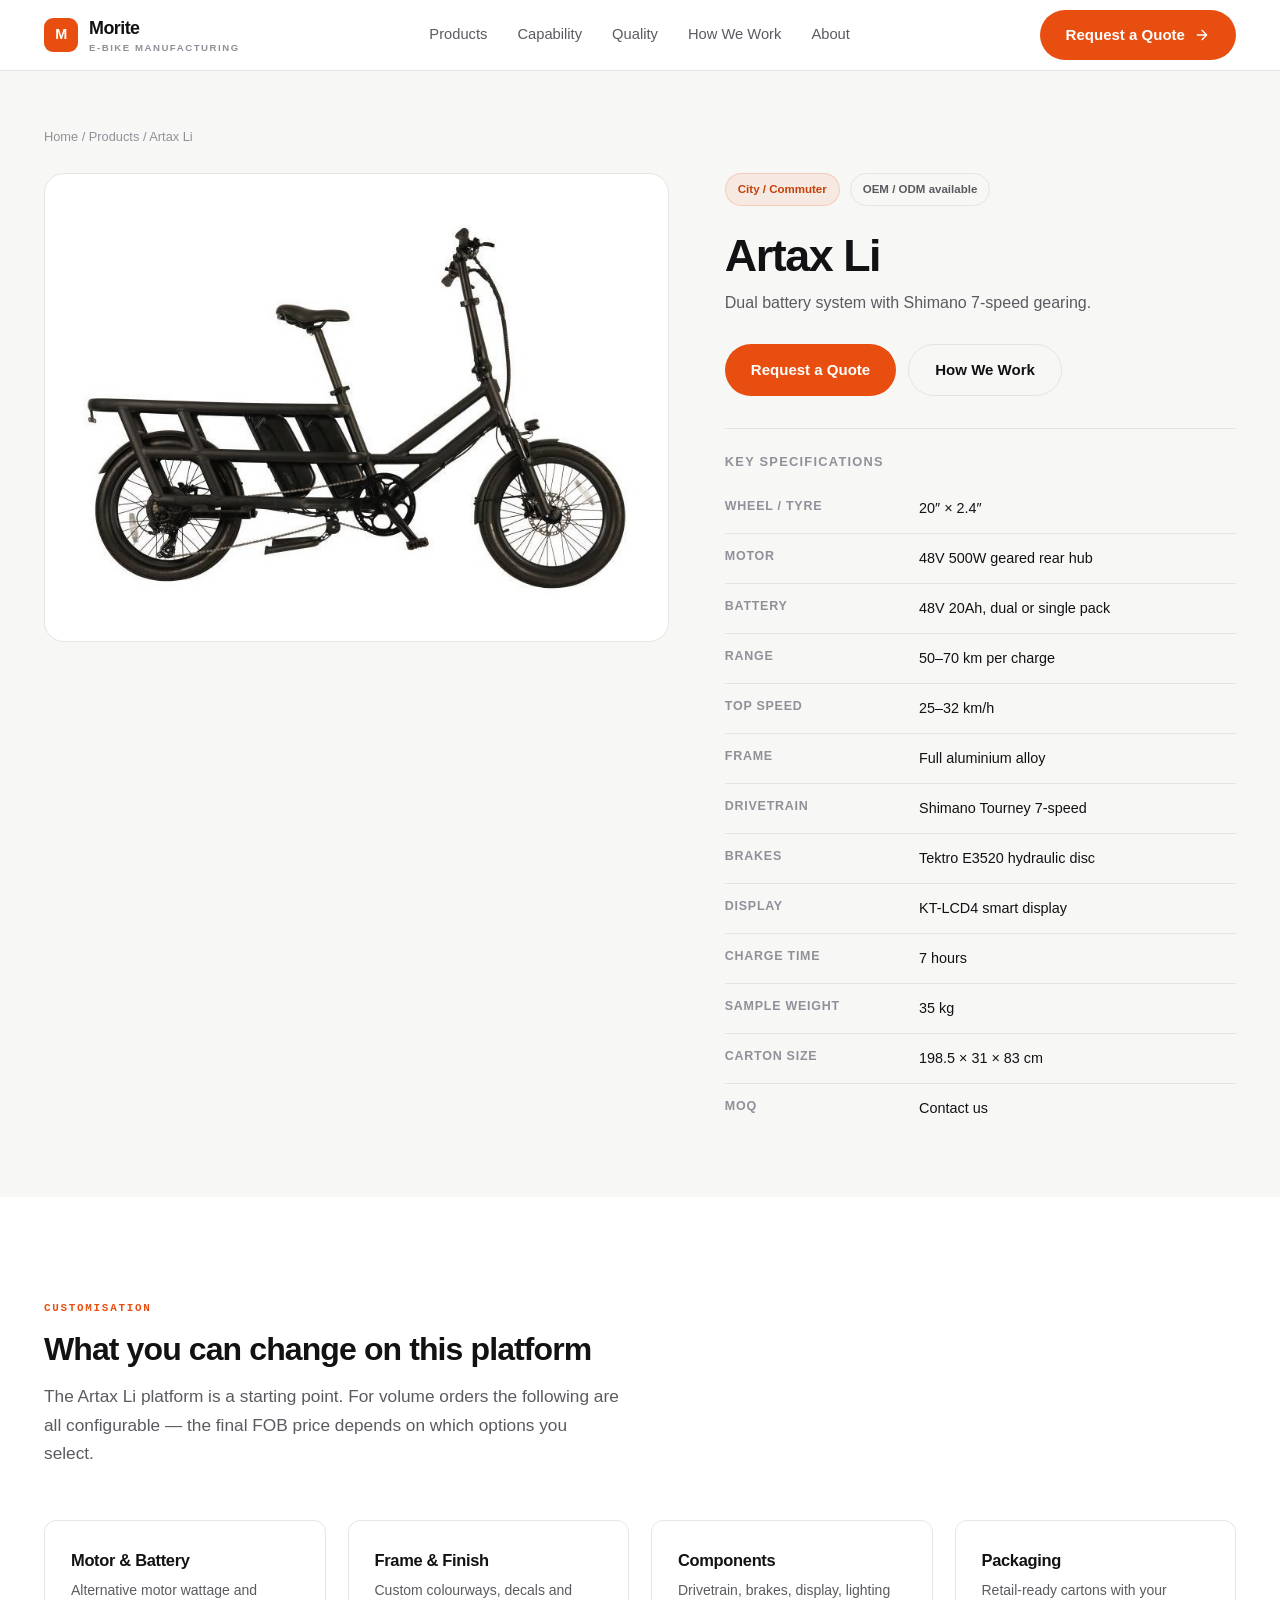
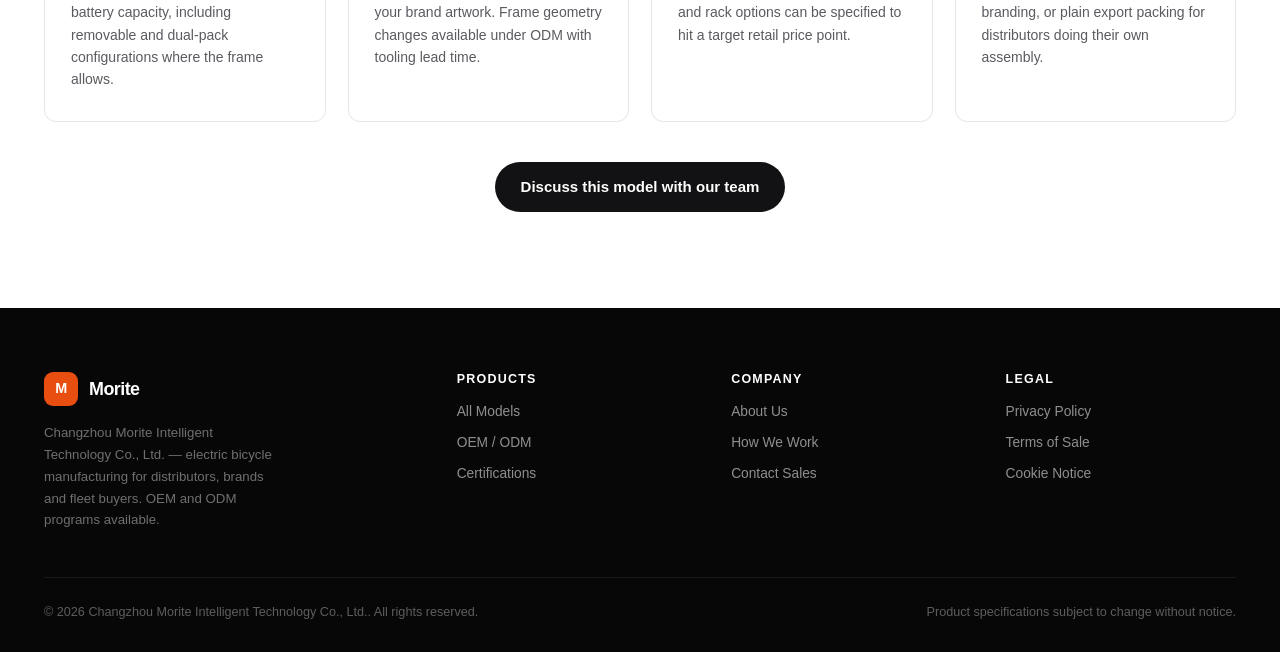
<file: products/artax-li.html>
<!DOCTYPE html>
<html lang="en">
<head>
<meta charset="UTF-8">
<meta name="viewport" content="width=device-width, initial-scale=1">
<title>Artax Li City / Commuter E-Bike — OEM Supplier | Morite</title>
<meta name="description" content="Dual battery system with Shimano 7-speed gearing. Available for OEM and ODM programs from Morite, with FOB pricing and EU/US compliance support.">
<link rel="canonical" href="https://morite-power.com/products/artax-li.html">
<meta property="og:type" content="product">
<meta property="og:title" content="Artax Li — City / Commuter E-Bike | Morite">
<meta property="og:description" content="Dual battery system with Shimano 7-speed gearing.">
<meta property="og:image" content="https://morite-power.com/assets/img/artax.jpg">
<meta name="robots" content="index,follow">
<link rel="icon" href="data:image/svg+xml,%3Csvg xmlns='http://www.w3.org/2000/svg' viewBox='0 0 100 100'%3E%3Crect width='100' height='100' rx='22' fill='%23E84E0F'/%3E%3Ctext x='50' y='70' font-size='60' font-family='Arial' font-weight='bold' fill='white' text-anchor='middle'%3EM%3C/text%3E%3C/svg%3E">
<link rel="stylesheet" href="../assets/css/site.css">
<script type="application/ld+json">
{
  "@context": "https://schema.org",
  "@type": "Product",
  "name": "Artax Li",
  "image": [
    "https://morite-power.com/assets/img/artax.jpg"
  ],
  "description": "Dual battery system with Shimano 7-speed gearing.",
  "category": "Electric Bicycle",
  "brand": {
    "@type": "Brand",
    "name": "Morite"
  },
  "manufacturer": {
    "@type": "Organization",
    "name": "Changzhou Morite Intelligent Technology Co., Ltd.",
    "url": "https://morite-power.com"
  },
  "url": "https://morite-power.com/products/artax-li.html",
  "sku": "artax-li",
  "offers": {
    "@type": "Offer",
    "availability": "https://schema.org/InStock",
    "priceCurrency": "USD",
    "url": "https://morite-power.com/products/artax-li.html",
    "priceSpecification": {
      "@type": "PriceSpecification",
      "valueAddedTaxIncluded": false
    },
    "seller": {
      "@type": "Organization",
      "name": "Morite",
      "url": "https://morite-power.com"
    }
  },
  "additionalProperty": [
    {
      "@type": "PropertyValue",
      "name": "Business model",
      "value": "OEM / ODM"
    }
  ]
}
</script>
</head>
<body>

<header data-header></header>

<section class="pd-hero">
  <div class="container">
    <div class="pd-crumbs">
      <a href="../index.html">Home</a> / <a href="../index.html#products">Products</a> / Artax Li
    </div>
    <div class="pd-top">
      <div class="pd-media">
        <img src="../assets/img/artax.jpg" alt="Artax Li Dual Battery E-Bike" width="1200" height="900">
      </div>
      <div class="pd-info">
        <div class="badge-row">
          <span class="badge badge-accent">City / Commuter</span>
          <span class="badge">OEM / ODM available</span>
        </div>
        <h1>Artax Li</h1>
        <p class="pd-tag">Dual battery system with Shimano 7-speed gearing.</p>
        <div class="pd-cta">
          <a class="btn btn-primary" href="../index.html?product=Artax%20Li#inquiry">Request a Quote</a>
          <a class="btn btn-ghost" href="../index.html#process">How We Work</a>
        </div>
        <div class="pd-block">
          <h3>Key Specifications</h3>
          <table class="spec-table">
<tbody>
            <tr><th>Wheel / Tyre</th><td>20″ × 2.4″</td></tr>
            <tr><th>Motor</th><td>48V 500W geared rear hub</td></tr>
            <tr><th>Battery</th><td>48V 20Ah, dual or single pack</td></tr>
            <tr><th>Range</th><td>50–70 km per charge</td></tr>
            <tr><th>Top Speed</th><td>25–32 km/h</td></tr>
            <tr><th>Frame</th><td>Full aluminium alloy</td></tr>
            <tr><th>Drivetrain</th><td>Shimano Tourney 7-speed</td></tr>
            <tr><th>Brakes</th><td>Tektro E3520 hydraulic disc</td></tr>
            <tr><th>Display</th><td>KT-LCD4 smart display</td></tr>
            <tr><th>Charge Time</th><td>7 hours</td></tr>
            <tr><th>Sample Weight</th><td>35 kg</td></tr>
            <tr><th>Carton Size</th><td>198.5 × 31 × 83 cm</td></tr>
            <tr><th>MOQ</th><td>Contact us</td></tr>
        </tbody>
      </table>
        </div>
        
      </div>
    </div>
  </div>
</section>

<section class="section">
  <div class="container">
    <div class="section-head">
      <span class="eyebrow">Customisation</span>
      <h2>What you can change on this platform</h2>
      <p class="lead">
        The Artax Li platform is a starting point. For volume orders the following are all configurable —
        the final FOB price depends on which options you select.
      </p>
    </div>
    <div class="cap-grid">
      <div class="cap"><h3>Motor &amp; Battery</h3><p>Alternative motor wattage and battery capacity, including removable and dual-pack configurations where the frame allows.</p></div>
      <div class="cap"><h3>Frame &amp; Finish</h3><p>Custom colourways, decals and your brand artwork. Frame geometry changes available under ODM with tooling lead time.</p></div>
      <div class="cap"><h3>Components</h3><p>Drivetrain, brakes, display, lighting and rack options can be specified to hit a target retail price point.</p></div>
      <div class="cap"><h3>Packaging</h3><p>Retail-ready cartons with your branding, or plain export packing for distributors doing their own assembly.</p></div>
    </div>
    <div class="center mt-40">
      <a class="btn btn-dark" href="../index.html?product=Artax%20Li#inquiry">Discuss this model with our team</a>
    </div>
  </div>
</section>

<footer data-footer></footer>

<script src="../assets/js/data.js"></script>
<script src="../assets/js/site.js"></script>
</body>
</html>
</file>
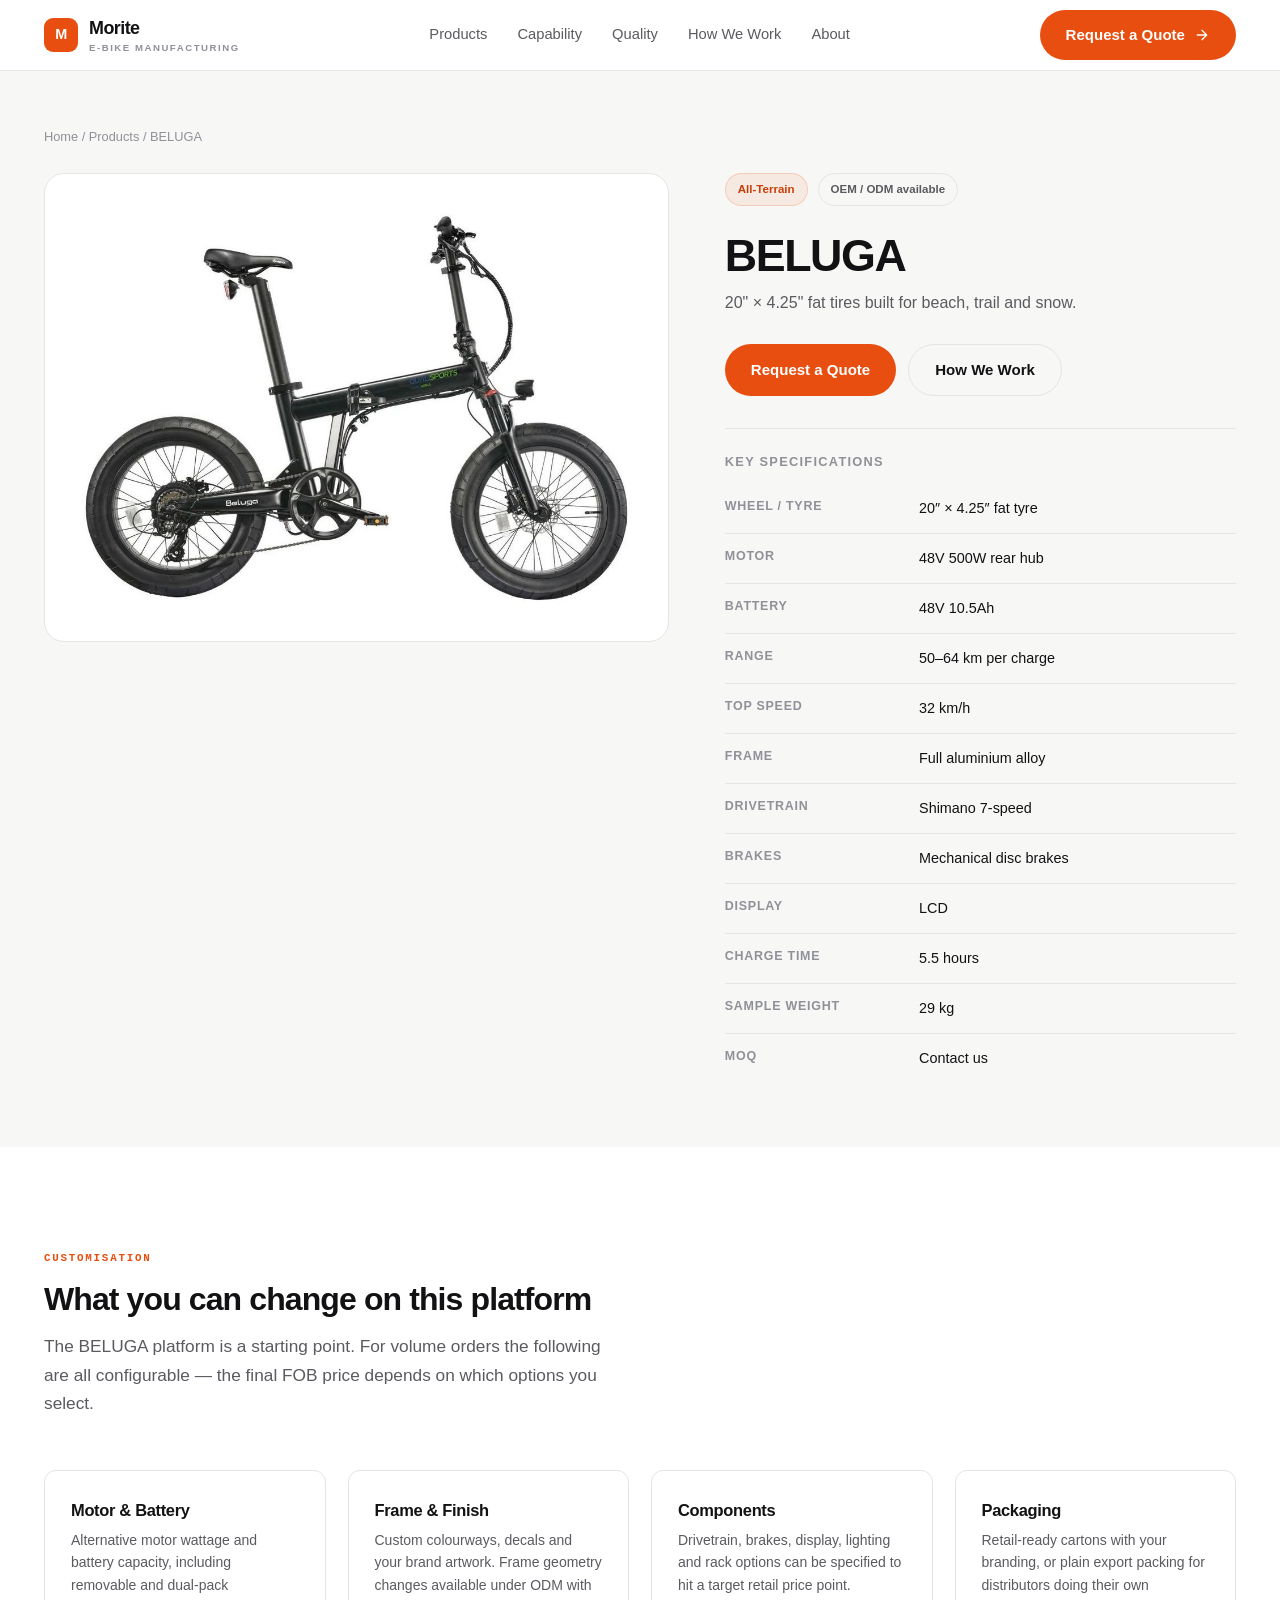
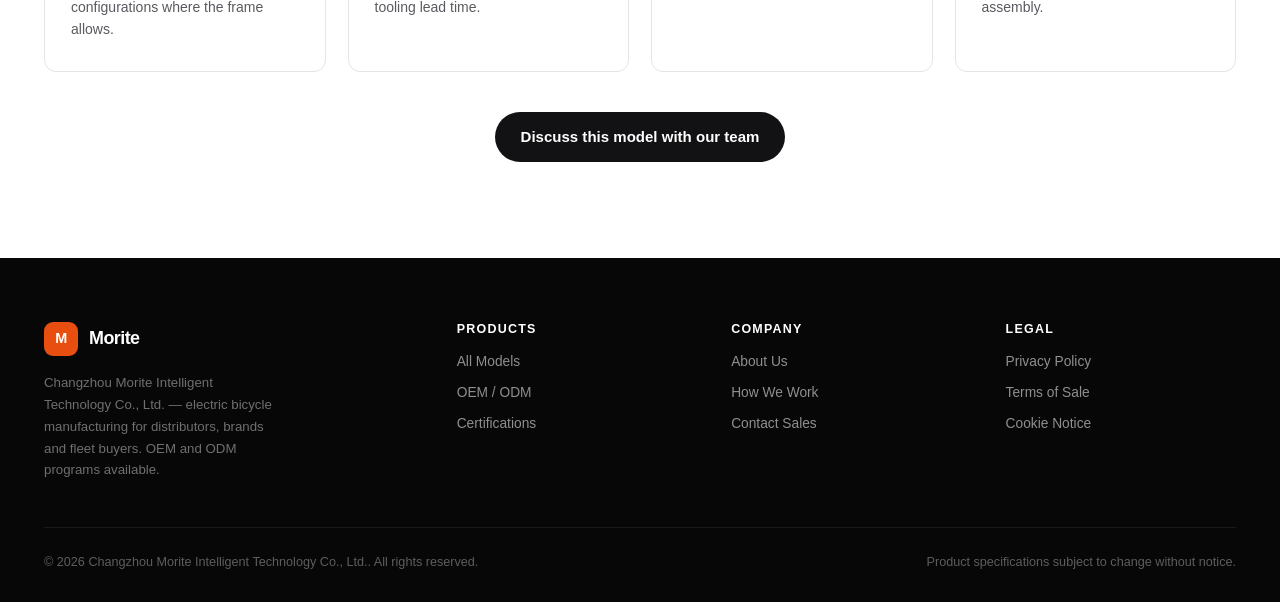
<file: products/beluga.html>
<!DOCTYPE html>
<html lang="en">
<head>
<meta charset="UTF-8">
<meta name="viewport" content="width=device-width, initial-scale=1">
<title>BELUGA All-Terrain E-Bike — OEM Supplier | Morite</title>
<meta name="description" content="20" × 4.25" fat tires built for beach, trail and snow. Available for OEM and ODM programs from Morite, with FOB pricing and EU/US compliance support.">
<link rel="canonical" href="https://morite-power.com/products/beluga.html">
<meta property="og:type" content="product">
<meta property="og:title" content="BELUGA — All-Terrain E-Bike | Morite">
<meta property="og:description" content="20" × 4.25" fat tires built for beach, trail and snow.">
<meta property="og:image" content="https://morite-power.com/assets/img/beluga.jpg">
<meta name="robots" content="index,follow">
<link rel="icon" href="data:image/svg+xml,%3Csvg xmlns='http://www.w3.org/2000/svg' viewBox='0 0 100 100'%3E%3Crect width='100' height='100' rx='22' fill='%23E84E0F'/%3E%3Ctext x='50' y='70' font-size='60' font-family='Arial' font-weight='bold' fill='white' text-anchor='middle'%3EM%3C/text%3E%3C/svg%3E">
<link rel="stylesheet" href="../assets/css/site.css">
<script type="application/ld+json">
{
  "@context": "https://schema.org",
  "@type": "Product",
  "name": "BELUGA",
  "image": [
    "https://morite-power.com/assets/img/beluga.jpg"
  ],
  "description": "20\" × 4.25\" fat tires built for beach, trail and snow.",
  "category": "All-Terrain Electric Bicycle",
  "brand": {
    "@type": "Brand",
    "name": "Morite"
  },
  "manufacturer": {
    "@type": "Organization",
    "name": "Changzhou Morite Intelligent Technology Co., Ltd.",
    "url": "https://morite-power.com"
  },
  "url": "https://morite-power.com/products/beluga.html",
  "sku": "beluga",
  "offers": {
    "@type": "Offer",
    "availability": "https://schema.org/InStock",
    "priceCurrency": "USD",
    "url": "https://morite-power.com/products/beluga.html",
    "priceSpecification": {
      "@type": "PriceSpecification",
      "valueAddedTaxIncluded": false
    },
    "seller": {
      "@type": "Organization",
      "name": "Morite",
      "url": "https://morite-power.com"
    }
  },
  "additionalProperty": [
    {
      "@type": "PropertyValue",
      "name": "Business model",
      "value": "OEM / ODM"
    }
  ]
}
</script>
</head>
<body>

<header data-header></header>

<section class="pd-hero">
  <div class="container">
    <div class="pd-crumbs">
      <a href="../index.html">Home</a> / <a href="../index.html#products">Products</a> / BELUGA
    </div>
    <div class="pd-top">
      <div class="pd-media">
        <img src="../assets/img/beluga.jpg" alt="BELUGA All-Terrain Fat Tire E-Bike" width="1200" height="900">
      </div>
      <div class="pd-info">
        <div class="badge-row">
          <span class="badge badge-accent">All-Terrain</span>
          <span class="badge">OEM / ODM available</span>
        </div>
        <h1>BELUGA</h1>
        <p class="pd-tag">20" × 4.25" fat tires built for beach, trail and snow.</p>
        <div class="pd-cta">
          <a class="btn btn-primary" href="../index.html?product=BELUGA#inquiry">Request a Quote</a>
          <a class="btn btn-ghost" href="../index.html#process">How We Work</a>
        </div>
        <div class="pd-block">
          <h3>Key Specifications</h3>
          <table class="spec-table">
<tbody>
            <tr><th>Wheel / Tyre</th><td>20″ × 4.25″ fat tyre</td></tr>
            <tr><th>Motor</th><td>48V 500W rear hub</td></tr>
            <tr><th>Battery</th><td>48V 10.5Ah</td></tr>
            <tr><th>Range</th><td>50–64 km per charge</td></tr>
            <tr><th>Top Speed</th><td>32 km/h</td></tr>
            <tr><th>Frame</th><td>Full aluminium alloy</td></tr>
            <tr><th>Drivetrain</th><td>Shimano 7-speed</td></tr>
            <tr><th>Brakes</th><td>Mechanical disc brakes</td></tr>
            <tr><th>Display</th><td>LCD</td></tr>
            <tr><th>Charge Time</th><td>5.5 hours</td></tr>
            <tr><th>Sample Weight</th><td>29 kg</td></tr>
            <tr><th>MOQ</th><td>Contact us</td></tr>
        </tbody>
      </table>
        </div>
        
      </div>
    </div>
  </div>
</section>

<section class="section">
  <div class="container">
    <div class="section-head">
      <span class="eyebrow">Customisation</span>
      <h2>What you can change on this platform</h2>
      <p class="lead">
        The BELUGA platform is a starting point. For volume orders the following are all configurable —
        the final FOB price depends on which options you select.
      </p>
    </div>
    <div class="cap-grid">
      <div class="cap"><h3>Motor &amp; Battery</h3><p>Alternative motor wattage and battery capacity, including removable and dual-pack configurations where the frame allows.</p></div>
      <div class="cap"><h3>Frame &amp; Finish</h3><p>Custom colourways, decals and your brand artwork. Frame geometry changes available under ODM with tooling lead time.</p></div>
      <div class="cap"><h3>Components</h3><p>Drivetrain, brakes, display, lighting and rack options can be specified to hit a target retail price point.</p></div>
      <div class="cap"><h3>Packaging</h3><p>Retail-ready cartons with your branding, or plain export packing for distributors doing their own assembly.</p></div>
    </div>
    <div class="center mt-40">
      <a class="btn btn-dark" href="../index.html?product=BELUGA#inquiry">Discuss this model with our team</a>
    </div>
  </div>
</section>

<footer data-footer></footer>

<script src="../assets/js/data.js"></script>
<script src="../assets/js/site.js"></script>
</body>
</html>
</file>
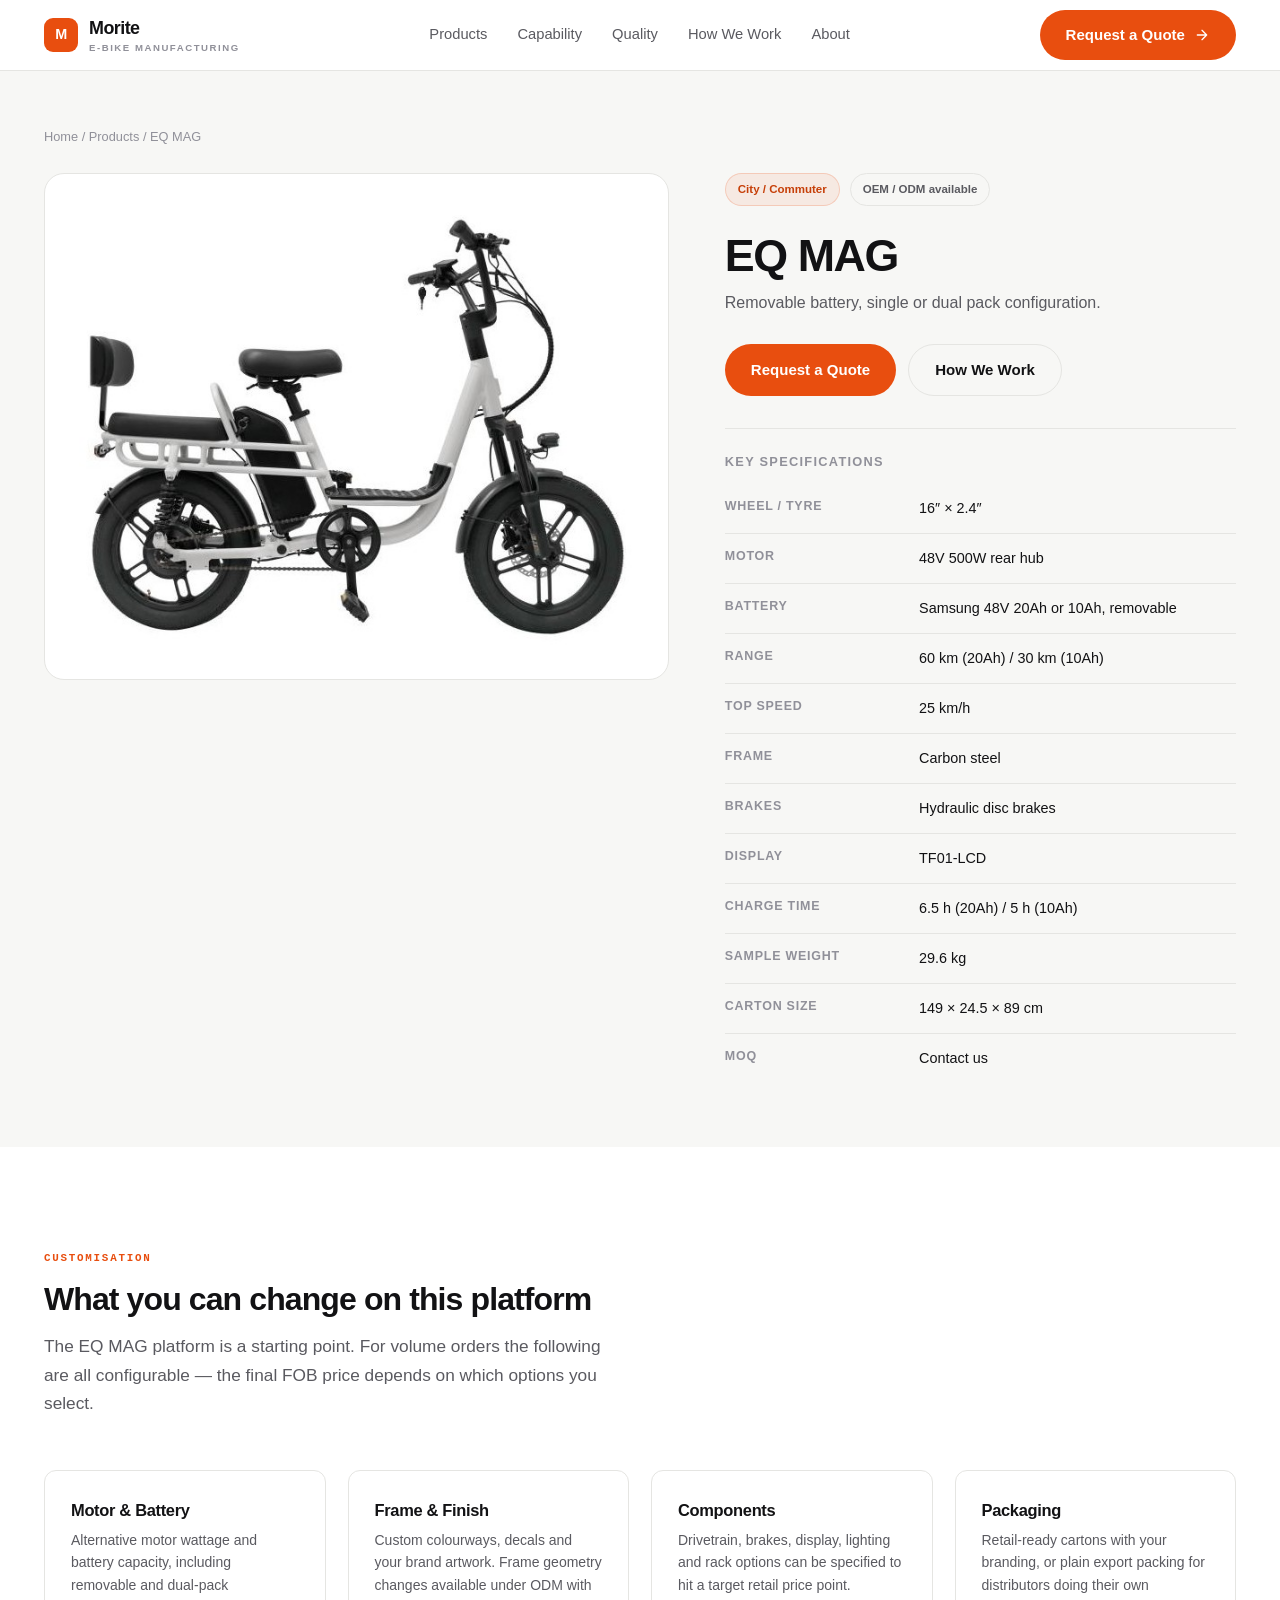
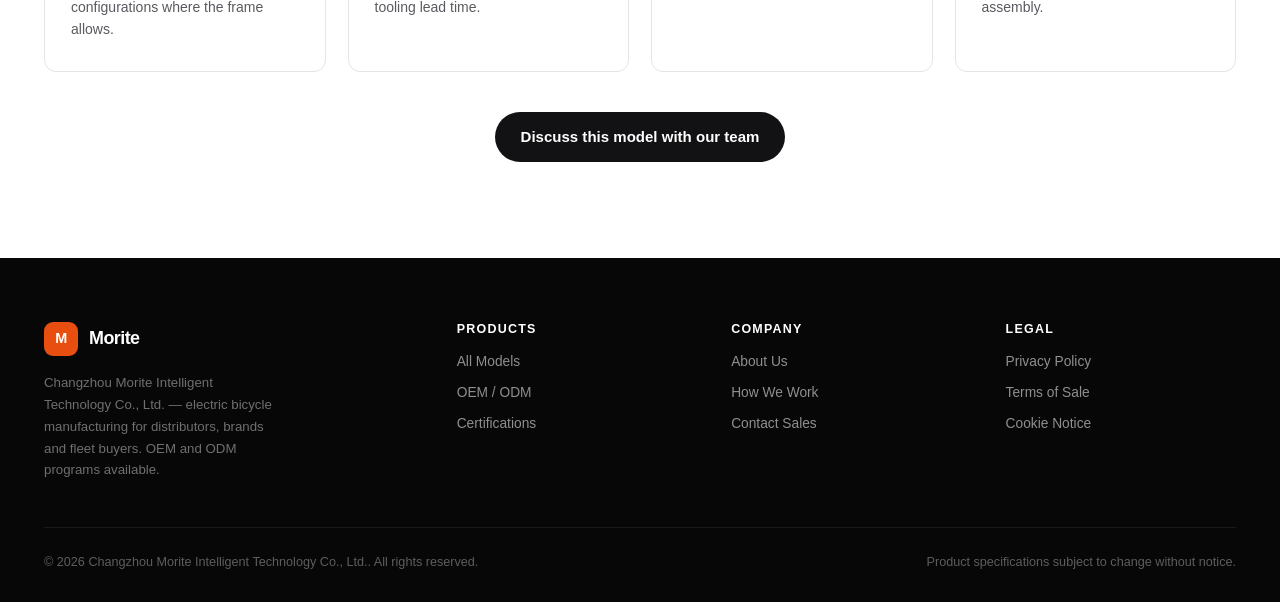
<file: products/eq-mag.html>
<!DOCTYPE html>
<html lang="en">
<head>
<meta charset="UTF-8">
<meta name="viewport" content="width=device-width, initial-scale=1">
<title>EQ MAG City / Commuter E-Bike — OEM Supplier | Morite</title>
<meta name="description" content="Removable battery, single or dual pack configuration. Available for OEM and ODM programs from Morite, with FOB pricing and EU/US compliance support.">
<link rel="canonical" href="https://morite-power.com/products/eq-mag.html">
<meta property="og:type" content="product">
<meta property="og:title" content="EQ MAG — City / Commuter E-Bike | Morite">
<meta property="og:description" content="Removable battery, single or dual pack configuration.">
<meta property="og:image" content="https://morite-power.com/assets/img/eqmag.jpg">
<meta name="robots" content="index,follow">
<link rel="icon" href="data:image/svg+xml,%3Csvg xmlns='http://www.w3.org/2000/svg' viewBox='0 0 100 100'%3E%3Crect width='100' height='100' rx='22' fill='%23E84E0F'/%3E%3Ctext x='50' y='70' font-size='60' font-family='Arial' font-weight='bold' fill='white' text-anchor='middle'%3EM%3C/text%3E%3C/svg%3E">
<link rel="stylesheet" href="../assets/css/site.css">
<script type="application/ld+json">
{
  "@context": "https://schema.org",
  "@type": "Product",
  "name": "EQ MAG",
  "image": [
    "https://morite-power.com/assets/img/eqmag.jpg"
  ],
  "description": "Removable battery, single or dual pack configuration.",
  "category": "Electric Bicycle",
  "brand": {
    "@type": "Brand",
    "name": "Morite"
  },
  "manufacturer": {
    "@type": "Organization",
    "name": "Changzhou Morite Intelligent Technology Co., Ltd.",
    "url": "https://morite-power.com"
  },
  "url": "https://morite-power.com/products/eq-mag.html",
  "sku": "eq-mag",
  "offers": {
    "@type": "Offer",
    "availability": "https://schema.org/InStock",
    "priceCurrency": "USD",
    "url": "https://morite-power.com/products/eq-mag.html",
    "priceSpecification": {
      "@type": "PriceSpecification",
      "valueAddedTaxIncluded": false
    },
    "seller": {
      "@type": "Organization",
      "name": "Morite",
      "url": "https://morite-power.com"
    }
  },
  "additionalProperty": [
    {
      "@type": "PropertyValue",
      "name": "Business model",
      "value": "OEM / ODM"
    }
  ]
}
</script>
</head>
<body>

<header data-header></header>

<section class="pd-hero">
  <div class="container">
    <div class="pd-crumbs">
      <a href="../index.html">Home</a> / <a href="../index.html#products">Products</a> / EQ MAG
    </div>
    <div class="pd-top">
      <div class="pd-media">
        <img src="../assets/img/eqmag.jpg" alt="EQ MAG Long Range City E-Bike" width="1200" height="900">
      </div>
      <div class="pd-info">
        <div class="badge-row">
          <span class="badge badge-accent">City / Commuter</span>
          <span class="badge">OEM / ODM available</span>
        </div>
        <h1>EQ MAG</h1>
        <p class="pd-tag">Removable battery, single or dual pack configuration.</p>
        <div class="pd-cta">
          <a class="btn btn-primary" href="../index.html?product=EQ%20MAG#inquiry">Request a Quote</a>
          <a class="btn btn-ghost" href="../index.html#process">How We Work</a>
        </div>
        <div class="pd-block">
          <h3>Key Specifications</h3>
          <table class="spec-table">
<tbody>
            <tr><th>Wheel / Tyre</th><td>16″ × 2.4″</td></tr>
            <tr><th>Motor</th><td>48V 500W rear hub</td></tr>
            <tr><th>Battery</th><td>Samsung 48V 20Ah or 10Ah, removable</td></tr>
            <tr><th>Range</th><td>60 km (20Ah) / 30 km (10Ah)</td></tr>
            <tr><th>Top Speed</th><td>25 km/h</td></tr>
            <tr><th>Frame</th><td>Carbon steel</td></tr>
            <tr><th>Brakes</th><td>Hydraulic disc brakes</td></tr>
            <tr><th>Display</th><td>TF01-LCD</td></tr>
            <tr><th>Charge Time</th><td>6.5 h (20Ah) / 5 h (10Ah)</td></tr>
            <tr><th>Sample Weight</th><td>29.6 kg</td></tr>
            <tr><th>Carton Size</th><td>149 × 24.5 × 89 cm</td></tr>
            <tr><th>MOQ</th><td>Contact us</td></tr>
        </tbody>
      </table>
        </div>
        
      </div>
    </div>
  </div>
</section>

<section class="section">
  <div class="container">
    <div class="section-head">
      <span class="eyebrow">Customisation</span>
      <h2>What you can change on this platform</h2>
      <p class="lead">
        The EQ MAG platform is a starting point. For volume orders the following are all configurable —
        the final FOB price depends on which options you select.
      </p>
    </div>
    <div class="cap-grid">
      <div class="cap"><h3>Motor &amp; Battery</h3><p>Alternative motor wattage and battery capacity, including removable and dual-pack configurations where the frame allows.</p></div>
      <div class="cap"><h3>Frame &amp; Finish</h3><p>Custom colourways, decals and your brand artwork. Frame geometry changes available under ODM with tooling lead time.</p></div>
      <div class="cap"><h3>Components</h3><p>Drivetrain, brakes, display, lighting and rack options can be specified to hit a target retail price point.</p></div>
      <div class="cap"><h3>Packaging</h3><p>Retail-ready cartons with your branding, or plain export packing for distributors doing their own assembly.</p></div>
    </div>
    <div class="center mt-40">
      <a class="btn btn-dark" href="../index.html?product=EQ%20MAG#inquiry">Discuss this model with our team</a>
    </div>
  </div>
</section>

<footer data-footer></footer>

<script src="../assets/js/data.js"></script>
<script src="../assets/js/site.js"></script>
</body>
</html>
</file>
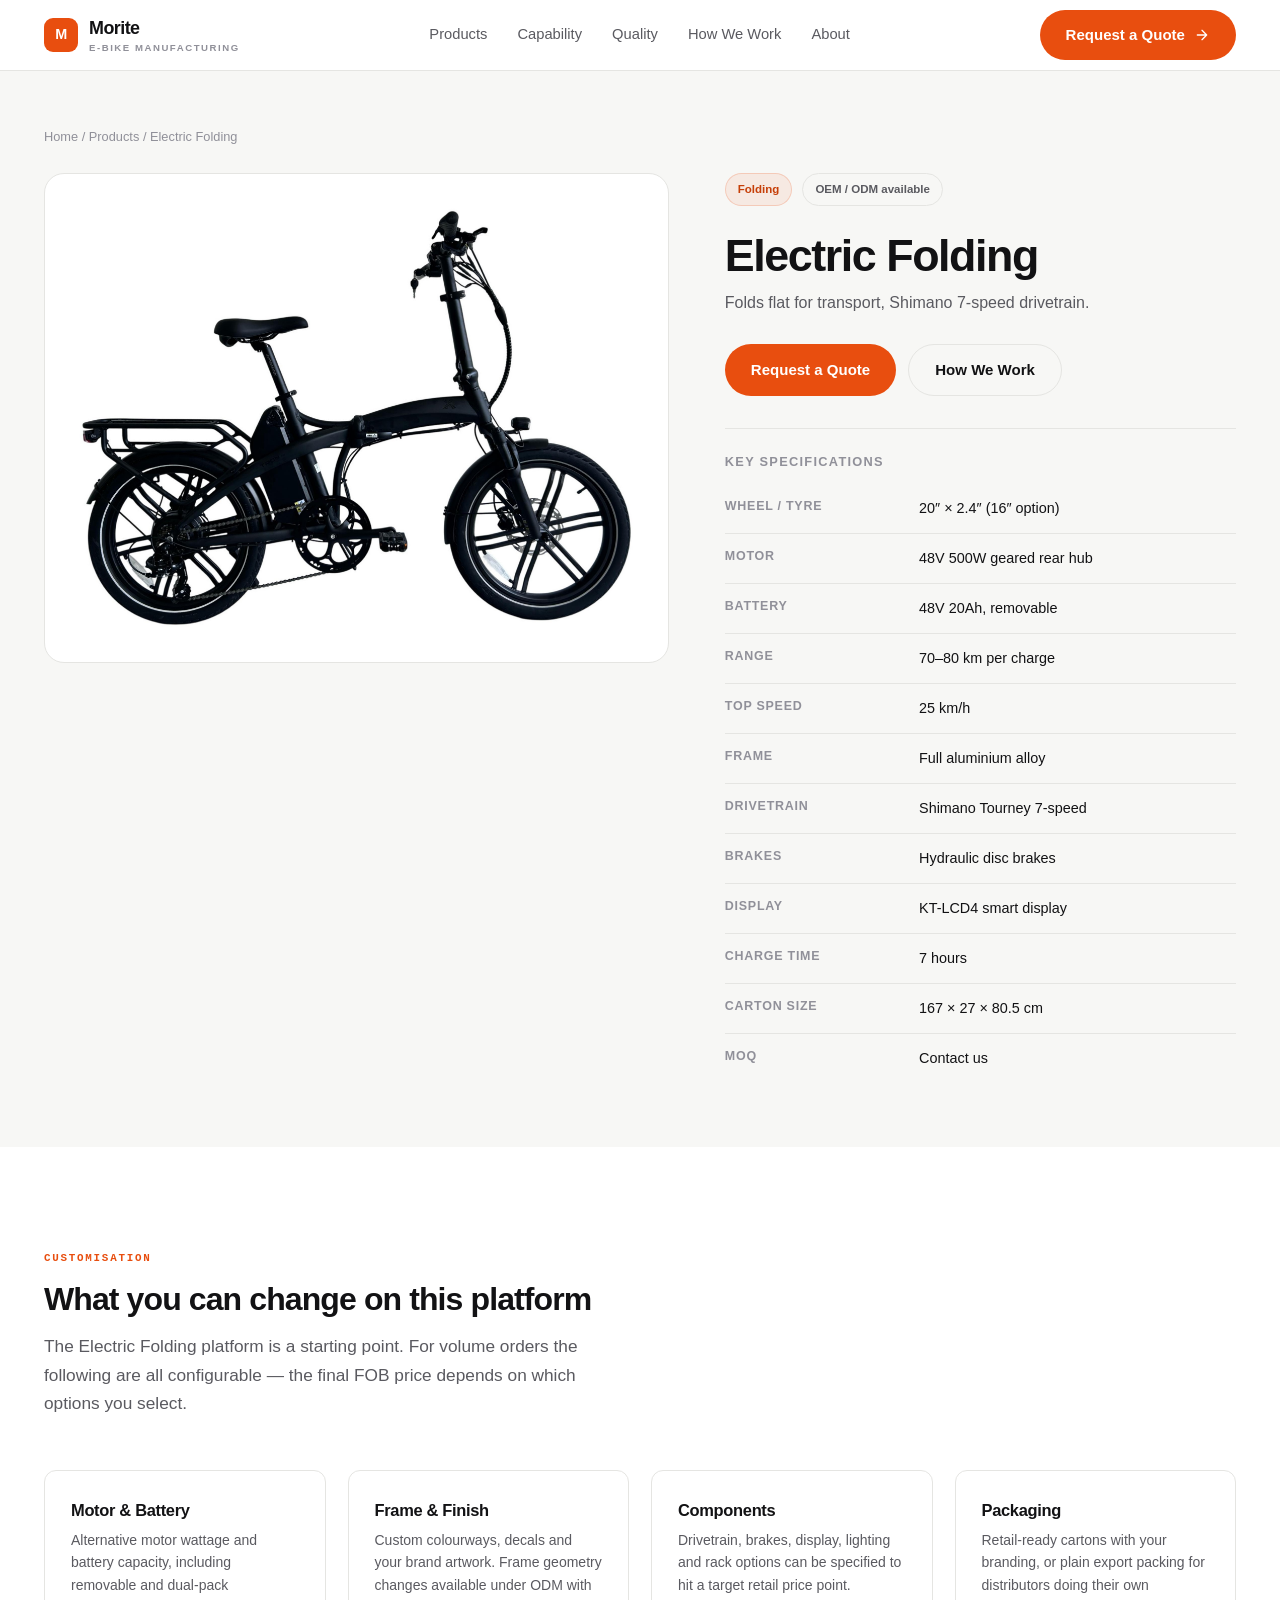
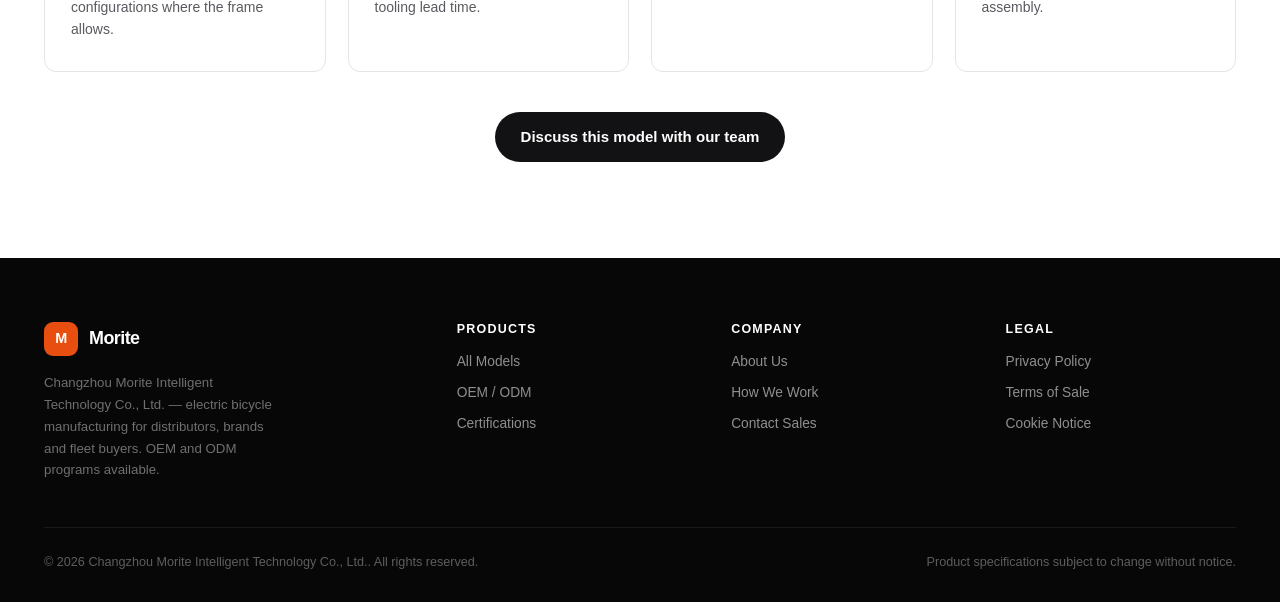
<file: products/folding.html>
<!DOCTYPE html>
<html lang="en">
<head>
<meta charset="UTF-8">
<meta name="viewport" content="width=device-width, initial-scale=1">
<title>Electric Folding Folding E-Bike — OEM Supplier | Morite</title>
<meta name="description" content="Folds flat for transport, Shimano 7-speed drivetrain. Available for OEM and ODM programs from Morite, with FOB pricing and EU/US compliance support.">
<link rel="canonical" href="https://morite-power.com/products/folding.html">
<meta property="og:type" content="product">
<meta property="og:title" content="Electric Folding — Folding E-Bike | Morite">
<meta property="og:description" content="Folds flat for transport, Shimano 7-speed drivetrain.">
<meta property="og:image" content="https://morite-power.com/assets/img/folding.jpg">
<meta name="robots" content="index,follow">
<link rel="icon" href="data:image/svg+xml,%3Csvg xmlns='http://www.w3.org/2000/svg' viewBox='0 0 100 100'%3E%3Crect width='100' height='100' rx='22' fill='%23E84E0F'/%3E%3Ctext x='50' y='70' font-size='60' font-family='Arial' font-weight='bold' fill='white' text-anchor='middle'%3EM%3C/text%3E%3C/svg%3E">
<link rel="stylesheet" href="../assets/css/site.css">
<script type="application/ld+json">
{
  "@context": "https://schema.org",
  "@type": "Product",
  "name": "Electric Folding",
  "image": [
    "https://morite-power.com/assets/img/folding.jpg"
  ],
  "description": "Folds flat for transport, Shimano 7-speed drivetrain.",
  "category": "Folding Electric Bicycle",
  "brand": {
    "@type": "Brand",
    "name": "Morite"
  },
  "manufacturer": {
    "@type": "Organization",
    "name": "Changzhou Morite Intelligent Technology Co., Ltd.",
    "url": "https://morite-power.com"
  },
  "url": "https://morite-power.com/products/folding.html",
  "sku": "folding",
  "offers": {
    "@type": "Offer",
    "availability": "https://schema.org/InStock",
    "priceCurrency": "USD",
    "url": "https://morite-power.com/products/folding.html",
    "priceSpecification": {
      "@type": "PriceSpecification",
      "valueAddedTaxIncluded": false
    },
    "seller": {
      "@type": "Organization",
      "name": "Morite",
      "url": "https://morite-power.com"
    }
  },
  "additionalProperty": [
    {
      "@type": "PropertyValue",
      "name": "Business model",
      "value": "OEM / ODM"
    }
  ]
}
</script>
</head>
<body>

<header data-header></header>

<section class="pd-hero">
  <div class="container">
    <div class="pd-crumbs">
      <a href="../index.html">Home</a> / <a href="../index.html#products">Products</a> / Electric Folding
    </div>
    <div class="pd-top">
      <div class="pd-media">
        <img src="../assets/img/folding.jpg" alt="Electric Folding Bike Shimano 7-Speed" width="1200" height="900">
      </div>
      <div class="pd-info">
        <div class="badge-row">
          <span class="badge badge-accent">Folding</span>
          <span class="badge">OEM / ODM available</span>
        </div>
        <h1>Electric Folding</h1>
        <p class="pd-tag">Folds flat for transport, Shimano 7-speed drivetrain.</p>
        <div class="pd-cta">
          <a class="btn btn-primary" href="../index.html?product=Electric%20Folding#inquiry">Request a Quote</a>
          <a class="btn btn-ghost" href="../index.html#process">How We Work</a>
        </div>
        <div class="pd-block">
          <h3>Key Specifications</h3>
          <table class="spec-table">
<tbody>
            <tr><th>Wheel / Tyre</th><td>20″ × 2.4″ (16″ option)</td></tr>
            <tr><th>Motor</th><td>48V 500W geared rear hub</td></tr>
            <tr><th>Battery</th><td>48V 20Ah, removable</td></tr>
            <tr><th>Range</th><td>70–80 km per charge</td></tr>
            <tr><th>Top Speed</th><td>25 km/h</td></tr>
            <tr><th>Frame</th><td>Full aluminium alloy</td></tr>
            <tr><th>Drivetrain</th><td>Shimano Tourney 7-speed</td></tr>
            <tr><th>Brakes</th><td>Hydraulic disc brakes</td></tr>
            <tr><th>Display</th><td>KT-LCD4 smart display</td></tr>
            <tr><th>Charge Time</th><td>7 hours</td></tr>
            <tr><th>Carton Size</th><td>167 × 27 × 80.5 cm</td></tr>
            <tr><th>MOQ</th><td>Contact us</td></tr>
        </tbody>
      </table>
        </div>
        
      </div>
    </div>
  </div>
</section>

<section class="section">
  <div class="container">
    <div class="section-head">
      <span class="eyebrow">Customisation</span>
      <h2>What you can change on this platform</h2>
      <p class="lead">
        The Electric Folding platform is a starting point. For volume orders the following are all configurable —
        the final FOB price depends on which options you select.
      </p>
    </div>
    <div class="cap-grid">
      <div class="cap"><h3>Motor &amp; Battery</h3><p>Alternative motor wattage and battery capacity, including removable and dual-pack configurations where the frame allows.</p></div>
      <div class="cap"><h3>Frame &amp; Finish</h3><p>Custom colourways, decals and your brand artwork. Frame geometry changes available under ODM with tooling lead time.</p></div>
      <div class="cap"><h3>Components</h3><p>Drivetrain, brakes, display, lighting and rack options can be specified to hit a target retail price point.</p></div>
      <div class="cap"><h3>Packaging</h3><p>Retail-ready cartons with your branding, or plain export packing for distributors doing their own assembly.</p></div>
    </div>
    <div class="center mt-40">
      <a class="btn btn-dark" href="../index.html?product=Electric%20Folding#inquiry">Discuss this model with our team</a>
    </div>
  </div>
</section>

<footer data-footer></footer>

<script src="../assets/js/data.js"></script>
<script src="../assets/js/site.js"></script>
</body>
</html>
</file>
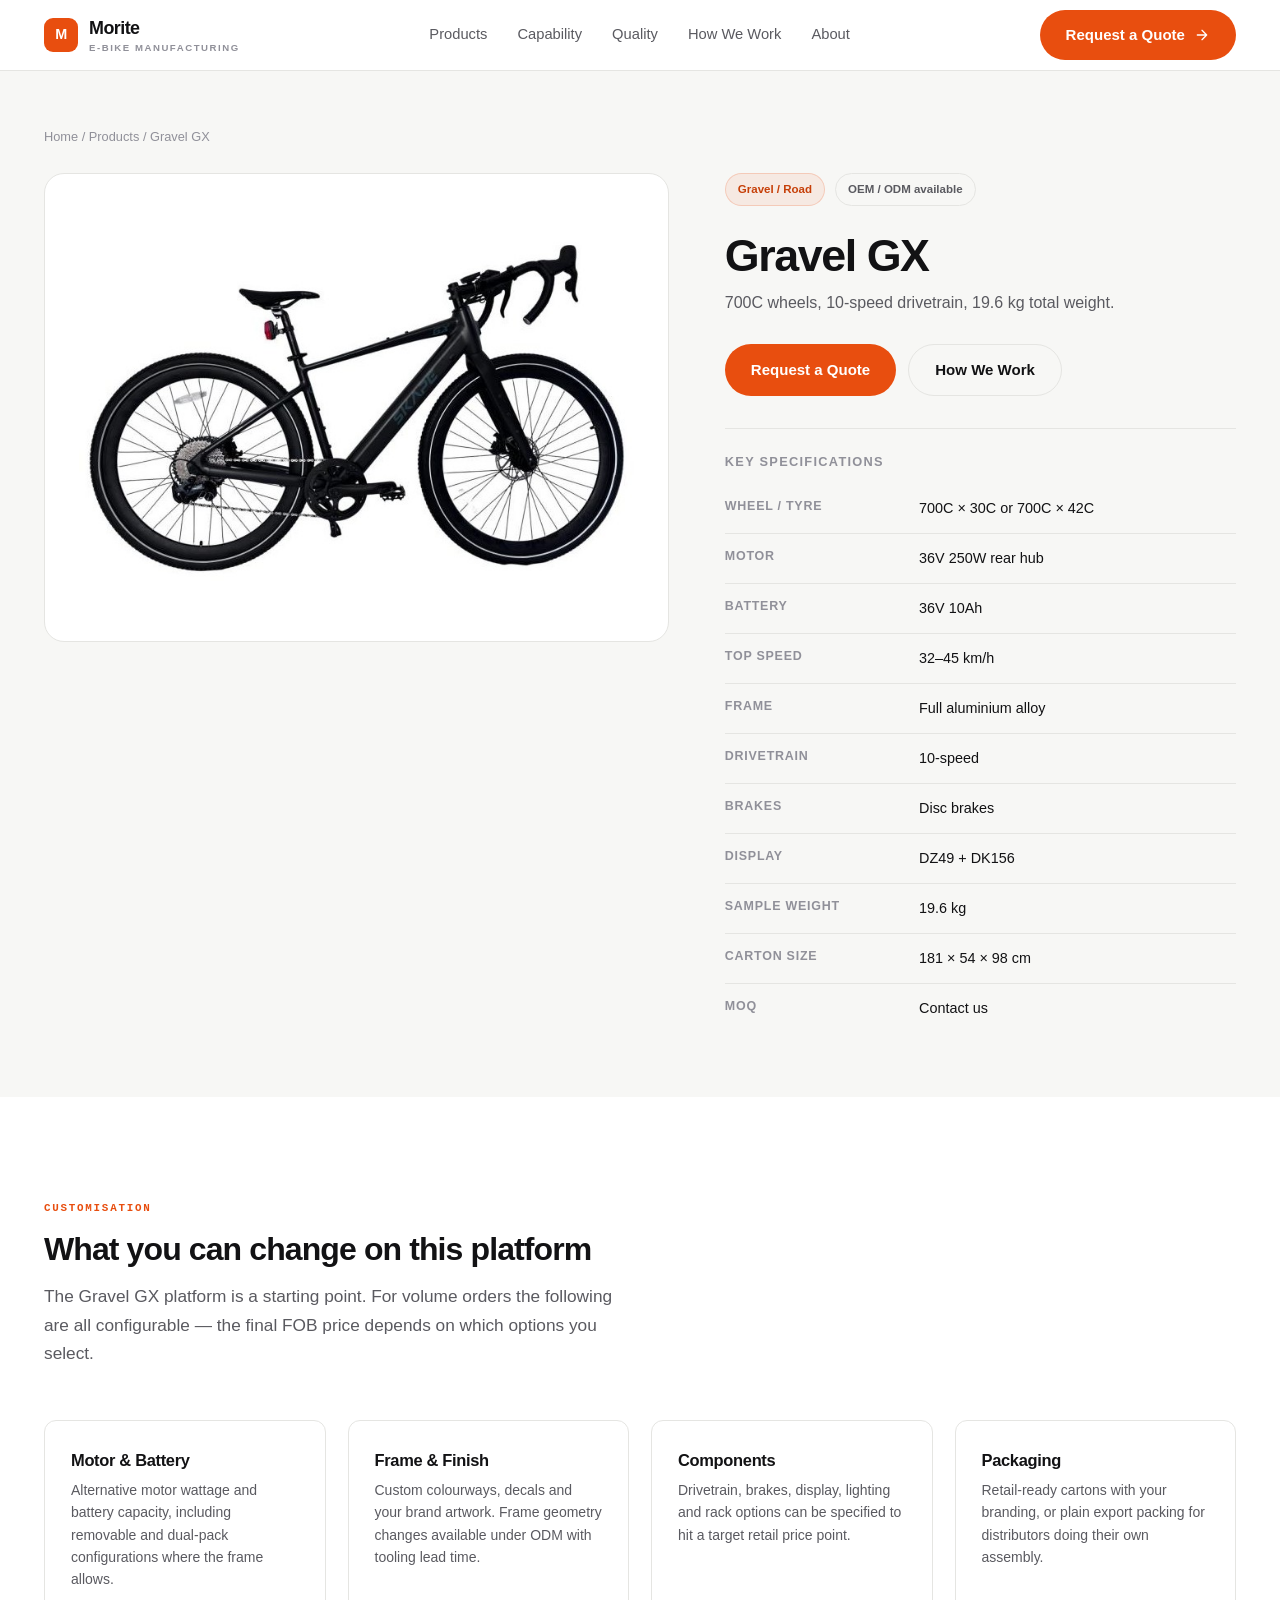
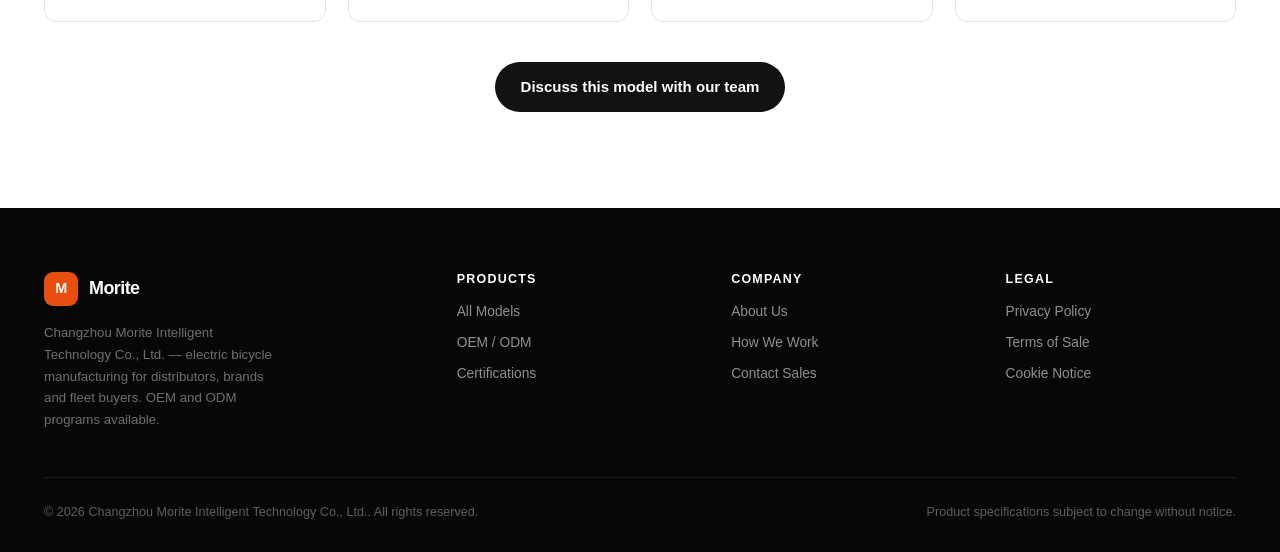
<file: products/gravel-gx.html>
<!DOCTYPE html>
<html lang="en">
<head>
<meta charset="UTF-8">
<meta name="viewport" content="width=device-width, initial-scale=1">
<title>Gravel GX Gravel / Road E-Bike — OEM Supplier | Morite</title>
<meta name="description" content="700C wheels, 10-speed drivetrain, 19.6 kg total weight. Available for OEM and ODM programs from Morite, with FOB pricing and EU/US compliance support.">
<link rel="canonical" href="https://morite-power.com/products/gravel-gx.html">
<meta property="og:type" content="product">
<meta property="og:title" content="Gravel GX — Gravel / Road E-Bike | Morite">
<meta property="og:description" content="700C wheels, 10-speed drivetrain, 19.6 kg total weight.">
<meta property="og:image" content="https://morite-power.com/assets/img/gravel.jpg">
<meta name="robots" content="index,follow">
<link rel="icon" href="data:image/svg+xml,%3Csvg xmlns='http://www.w3.org/2000/svg' viewBox='0 0 100 100'%3E%3Crect width='100' height='100' rx='22' fill='%23E84E0F'/%3E%3Ctext x='50' y='70' font-size='60' font-family='Arial' font-weight='bold' fill='white' text-anchor='middle'%3EM%3C/text%3E%3C/svg%3E">
<link rel="stylesheet" href="../assets/css/site.css">
<script type="application/ld+json">
{
  "@context": "https://schema.org",
  "@type": "Product",
  "name": "Gravel GX",
  "image": [
    "https://morite-power.com/assets/img/gravel.jpg"
  ],
  "description": "700C wheels, 10-speed drivetrain, 19.6 kg total weight.",
  "category": "Gravel Electric Bicycle",
  "brand": {
    "@type": "Brand",
    "name": "Morite"
  },
  "manufacturer": {
    "@type": "Organization",
    "name": "Changzhou Morite Intelligent Technology Co., Ltd.",
    "url": "https://morite-power.com"
  },
  "url": "https://morite-power.com/products/gravel-gx.html",
  "sku": "gravel-gx",
  "offers": {
    "@type": "Offer",
    "availability": "https://schema.org/InStock",
    "priceCurrency": "USD",
    "url": "https://morite-power.com/products/gravel-gx.html",
    "priceSpecification": {
      "@type": "PriceSpecification",
      "valueAddedTaxIncluded": false
    },
    "seller": {
      "@type": "Organization",
      "name": "Morite",
      "url": "https://morite-power.com"
    }
  },
  "additionalProperty": [
    {
      "@type": "PropertyValue",
      "name": "Business model",
      "value": "OEM / ODM"
    }
  ]
}
</script>
</head>
<body>

<header data-header></header>

<section class="pd-hero">
  <div class="container">
    <div class="pd-crumbs">
      <a href="../index.html">Home</a> / <a href="../index.html#products">Products</a> / Gravel GX
    </div>
    <div class="pd-top">
      <div class="pd-media">
        <img src="../assets/img/gravel.jpg" alt="Gravel GX 700C E-Gravel Bike" width="1200" height="900">
      </div>
      <div class="pd-info">
        <div class="badge-row">
          <span class="badge badge-accent">Gravel / Road</span>
          <span class="badge">OEM / ODM available</span>
        </div>
        <h1>Gravel GX</h1>
        <p class="pd-tag">700C wheels, 10-speed drivetrain, 19.6 kg total weight.</p>
        <div class="pd-cta">
          <a class="btn btn-primary" href="../index.html?product=Gravel%20GX#inquiry">Request a Quote</a>
          <a class="btn btn-ghost" href="../index.html#process">How We Work</a>
        </div>
        <div class="pd-block">
          <h3>Key Specifications</h3>
          <table class="spec-table">
<tbody>
            <tr><th>Wheel / Tyre</th><td>700C × 30C or 700C × 42C</td></tr>
            <tr><th>Motor</th><td>36V 250W rear hub</td></tr>
            <tr><th>Battery</th><td>36V 10Ah</td></tr>
            <tr><th>Top Speed</th><td>32–45 km/h</td></tr>
            <tr><th>Frame</th><td>Full aluminium alloy</td></tr>
            <tr><th>Drivetrain</th><td>10-speed</td></tr>
            <tr><th>Brakes</th><td>Disc brakes</td></tr>
            <tr><th>Display</th><td>DZ49 + DK156</td></tr>
            <tr><th>Sample Weight</th><td>19.6 kg</td></tr>
            <tr><th>Carton Size</th><td>181 × 54 × 98 cm</td></tr>
            <tr><th>MOQ</th><td>Contact us</td></tr>
        </tbody>
      </table>
        </div>
        
      </div>
    </div>
  </div>
</section>

<section class="section">
  <div class="container">
    <div class="section-head">
      <span class="eyebrow">Customisation</span>
      <h2>What you can change on this platform</h2>
      <p class="lead">
        The Gravel GX platform is a starting point. For volume orders the following are all configurable —
        the final FOB price depends on which options you select.
      </p>
    </div>
    <div class="cap-grid">
      <div class="cap"><h3>Motor &amp; Battery</h3><p>Alternative motor wattage and battery capacity, including removable and dual-pack configurations where the frame allows.</p></div>
      <div class="cap"><h3>Frame &amp; Finish</h3><p>Custom colourways, decals and your brand artwork. Frame geometry changes available under ODM with tooling lead time.</p></div>
      <div class="cap"><h3>Components</h3><p>Drivetrain, brakes, display, lighting and rack options can be specified to hit a target retail price point.</p></div>
      <div class="cap"><h3>Packaging</h3><p>Retail-ready cartons with your branding, or plain export packing for distributors doing their own assembly.</p></div>
    </div>
    <div class="center mt-40">
      <a class="btn btn-dark" href="../index.html?product=Gravel%20GX#inquiry">Discuss this model with our team</a>
    </div>
  </div>
</section>

<footer data-footer></footer>

<script src="../assets/js/data.js"></script>
<script src="../assets/js/site.js"></script>
</body>
</html>
</file>
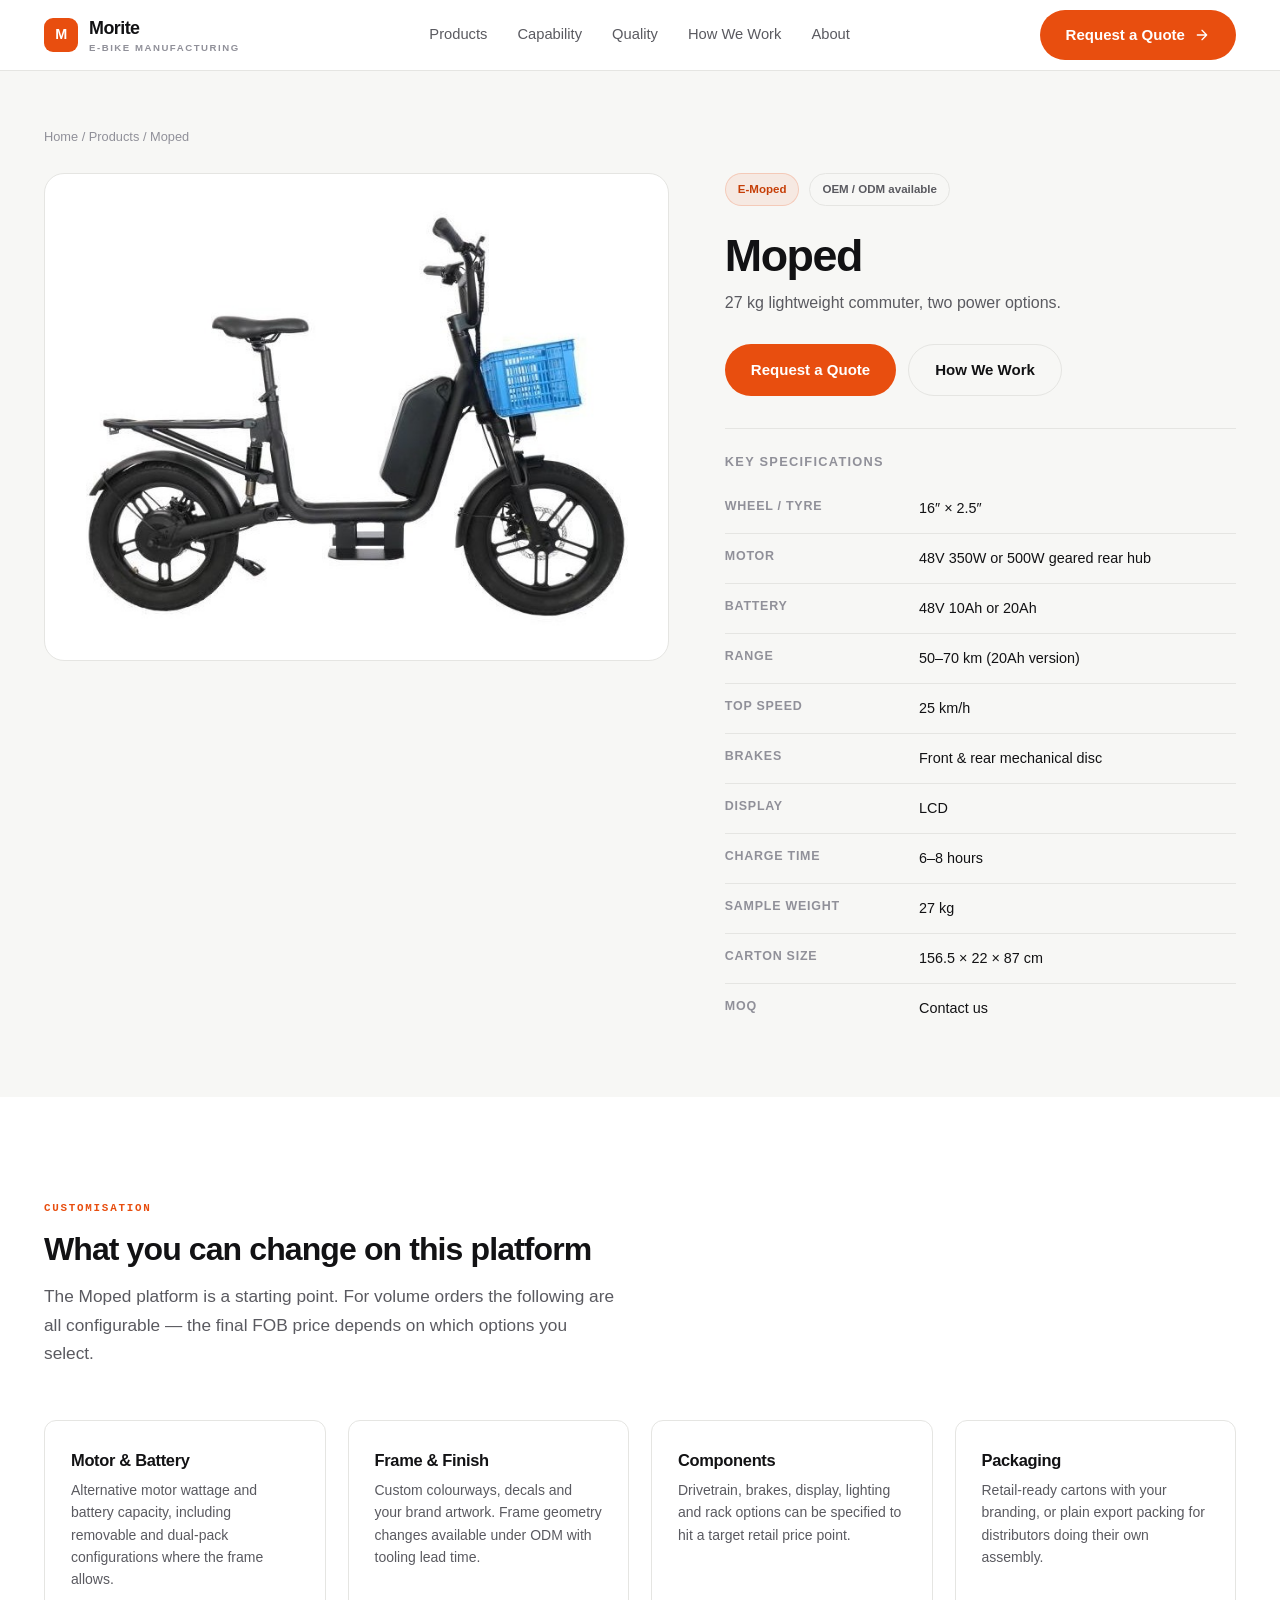
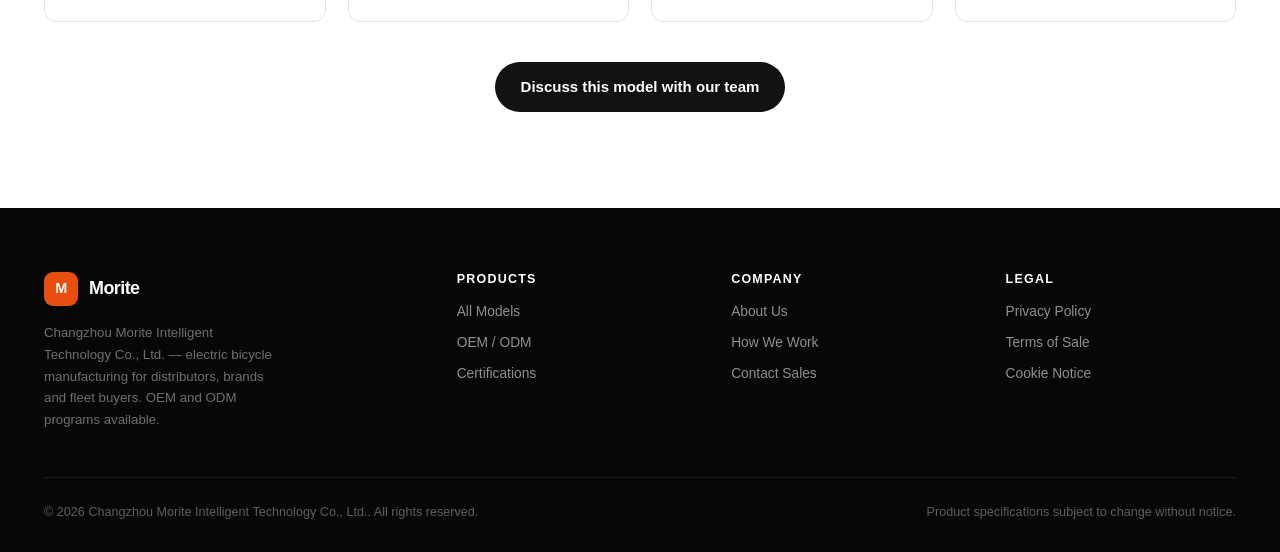
<file: products/moped.html>
<!DOCTYPE html>
<html lang="en">
<head>
<meta charset="UTF-8">
<meta name="viewport" content="width=device-width, initial-scale=1">
<title>Moped E-Moped E-Bike — OEM Supplier | Morite</title>
<meta name="description" content="27 kg lightweight commuter, two power options. Available for OEM and ODM programs from Morite, with FOB pricing and EU/US compliance support.">
<link rel="canonical" href="https://morite-power.com/products/moped.html">
<meta property="og:type" content="product">
<meta property="og:title" content="Moped — E-Moped E-Bike | Morite">
<meta property="og:description" content="27 kg lightweight commuter, two power options.">
<meta property="og:image" content="https://morite-power.com/assets/img/moped.jpg">
<meta name="robots" content="index,follow">
<link rel="icon" href="data:image/svg+xml,%3Csvg xmlns='http://www.w3.org/2000/svg' viewBox='0 0 100 100'%3E%3Crect width='100' height='100' rx='22' fill='%23E84E0F'/%3E%3Ctext x='50' y='70' font-size='60' font-family='Arial' font-weight='bold' fill='white' text-anchor='middle'%3EM%3C/text%3E%3C/svg%3E">
<link rel="stylesheet" href="../assets/css/site.css">
<script type="application/ld+json">
{
  "@context": "https://schema.org",
  "@type": "Product",
  "name": "Moped",
  "image": [
    "https://morite-power.com/assets/img/moped.jpg"
  ],
  "description": "27 kg lightweight commuter, two power options.",
  "category": "Commuter Electric Bicycle",
  "brand": {
    "@type": "Brand",
    "name": "Morite"
  },
  "manufacturer": {
    "@type": "Organization",
    "name": "Changzhou Morite Intelligent Technology Co., Ltd.",
    "url": "https://morite-power.com"
  },
  "url": "https://morite-power.com/products/moped.html",
  "sku": "moped",
  "offers": {
    "@type": "Offer",
    "availability": "https://schema.org/InStock",
    "priceCurrency": "USD",
    "url": "https://morite-power.com/products/moped.html",
    "priceSpecification": {
      "@type": "PriceSpecification",
      "valueAddedTaxIncluded": false
    },
    "seller": {
      "@type": "Organization",
      "name": "Morite",
      "url": "https://morite-power.com"
    }
  },
  "additionalProperty": [
    {
      "@type": "PropertyValue",
      "name": "Business model",
      "value": "OEM / ODM"
    }
  ]
}
</script>
</head>
<body>

<header data-header></header>

<section class="pd-hero">
  <div class="container">
    <div class="pd-crumbs">
      <a href="../index.html">Home</a> / <a href="../index.html#products">Products</a> / Moped
    </div>
    <div class="pd-top">
      <div class="pd-media">
        <img src="../assets/img/moped.jpg" alt="Moped Lightweight E-Bike 27kg" width="1200" height="900">
      </div>
      <div class="pd-info">
        <div class="badge-row">
          <span class="badge badge-accent">E-Moped</span>
          <span class="badge">OEM / ODM available</span>
        </div>
        <h1>Moped</h1>
        <p class="pd-tag">27 kg lightweight commuter, two power options.</p>
        <div class="pd-cta">
          <a class="btn btn-primary" href="../index.html?product=Moped#inquiry">Request a Quote</a>
          <a class="btn btn-ghost" href="../index.html#process">How We Work</a>
        </div>
        <div class="pd-block">
          <h3>Key Specifications</h3>
          <table class="spec-table">
<tbody>
            <tr><th>Wheel / Tyre</th><td>16″ × 2.5″</td></tr>
            <tr><th>Motor</th><td>48V 350W or 500W geared rear hub</td></tr>
            <tr><th>Battery</th><td>48V 10Ah or 20Ah</td></tr>
            <tr><th>Range</th><td>50–70 km (20Ah version)</td></tr>
            <tr><th>Top Speed</th><td>25 km/h</td></tr>
            <tr><th>Brakes</th><td>Front & rear mechanical disc</td></tr>
            <tr><th>Display</th><td>LCD</td></tr>
            <tr><th>Charge Time</th><td>6–8 hours</td></tr>
            <tr><th>Sample Weight</th><td>27 kg</td></tr>
            <tr><th>Carton Size</th><td>156.5 × 22 × 87 cm</td></tr>
            <tr><th>MOQ</th><td>Contact us</td></tr>
        </tbody>
      </table>
        </div>
        
      </div>
    </div>
  </div>
</section>

<section class="section">
  <div class="container">
    <div class="section-head">
      <span class="eyebrow">Customisation</span>
      <h2>What you can change on this platform</h2>
      <p class="lead">
        The Moped platform is a starting point. For volume orders the following are all configurable —
        the final FOB price depends on which options you select.
      </p>
    </div>
    <div class="cap-grid">
      <div class="cap"><h3>Motor &amp; Battery</h3><p>Alternative motor wattage and battery capacity, including removable and dual-pack configurations where the frame allows.</p></div>
      <div class="cap"><h3>Frame &amp; Finish</h3><p>Custom colourways, decals and your brand artwork. Frame geometry changes available under ODM with tooling lead time.</p></div>
      <div class="cap"><h3>Components</h3><p>Drivetrain, brakes, display, lighting and rack options can be specified to hit a target retail price point.</p></div>
      <div class="cap"><h3>Packaging</h3><p>Retail-ready cartons with your branding, or plain export packing for distributors doing their own assembly.</p></div>
    </div>
    <div class="center mt-40">
      <a class="btn btn-dark" href="../index.html?product=Moped#inquiry">Discuss this model with our team</a>
    </div>
  </div>
</section>

<footer data-footer></footer>

<script src="../assets/js/data.js"></script>
<script src="../assets/js/site.js"></script>
</body>
</html>
</file>
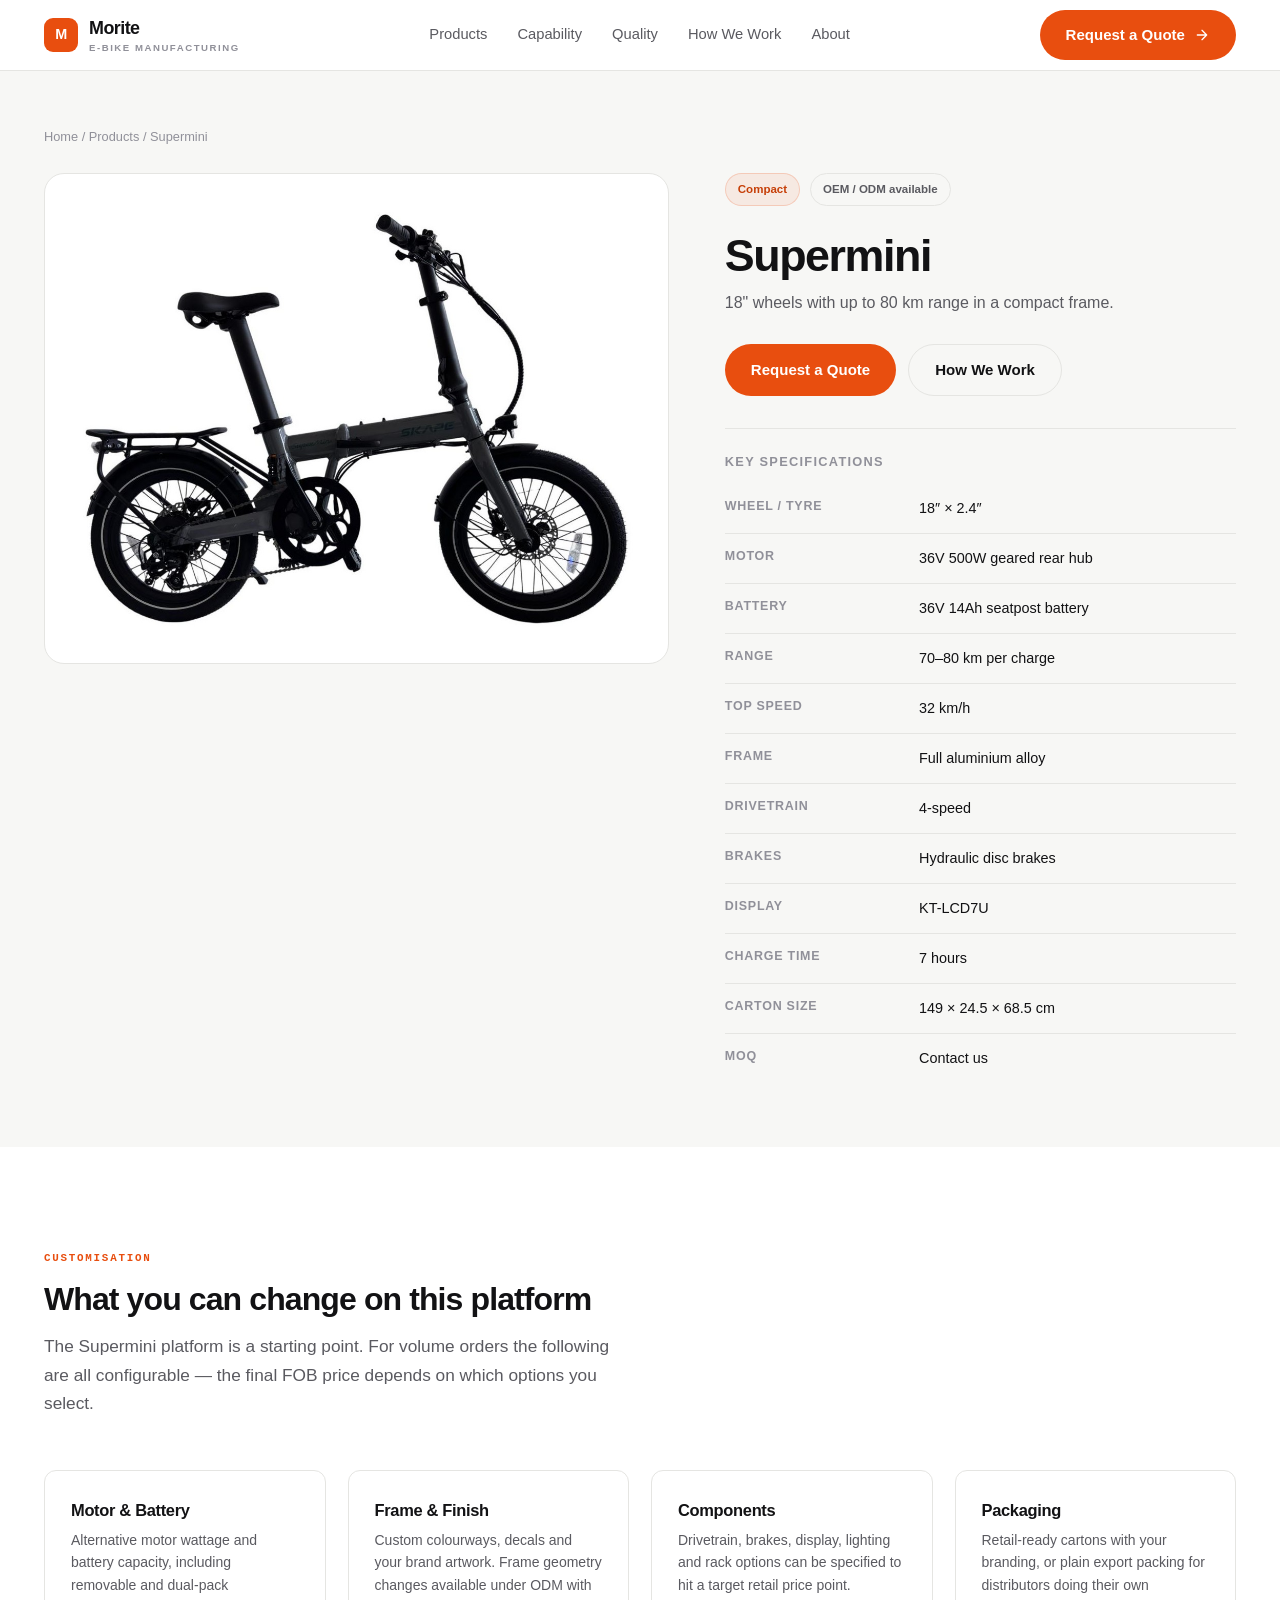
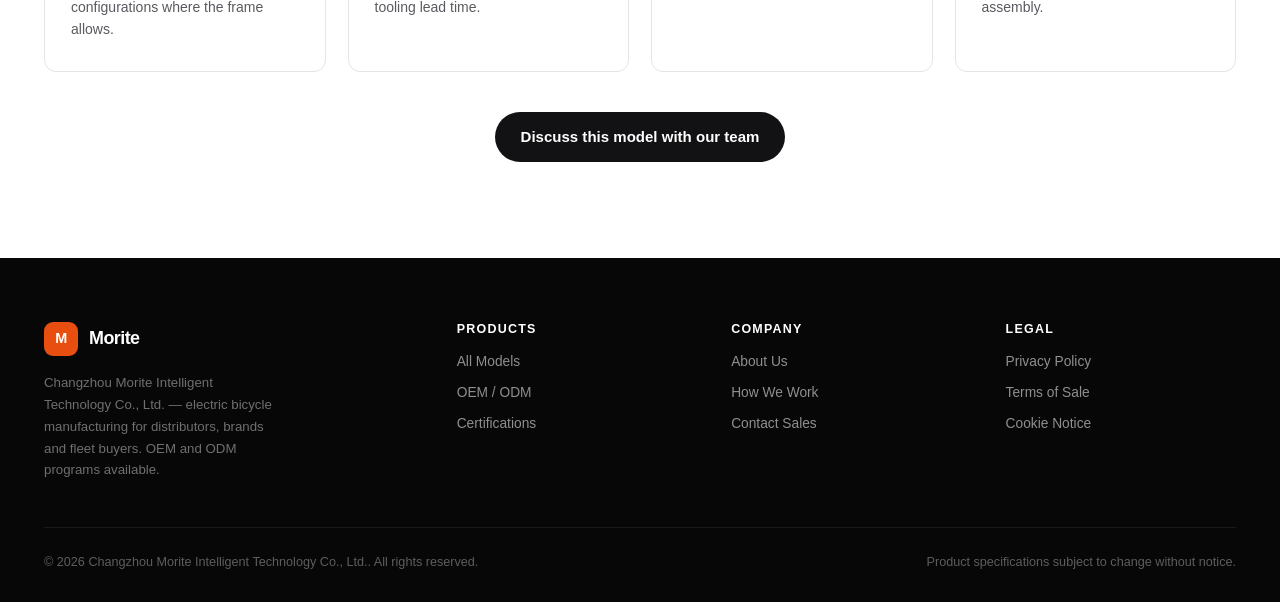
<file: products/supermini.html>
<!DOCTYPE html>
<html lang="en">
<head>
<meta charset="UTF-8">
<meta name="viewport" content="width=device-width, initial-scale=1">
<title>Supermini Compact E-Bike — OEM Supplier | Morite</title>
<meta name="description" content="18" wheels with up to 80 km range in a compact frame. Available for OEM and ODM programs from Morite, with FOB pricing and EU/US compliance support.">
<link rel="canonical" href="https://morite-power.com/products/supermini.html">
<meta property="og:type" content="product">
<meta property="og:title" content="Supermini — Compact E-Bike | Morite">
<meta property="og:description" content="18" wheels with up to 80 km range in a compact frame.">
<meta property="og:image" content="https://morite-power.com/assets/img/supermini.jpg">
<meta name="robots" content="index,follow">
<link rel="icon" href="data:image/svg+xml,%3Csvg xmlns='http://www.w3.org/2000/svg' viewBox='0 0 100 100'%3E%3Crect width='100' height='100' rx='22' fill='%23E84E0F'/%3E%3Ctext x='50' y='70' font-size='60' font-family='Arial' font-weight='bold' fill='white' text-anchor='middle'%3EM%3C/text%3E%3C/svg%3E">
<link rel="stylesheet" href="../assets/css/site.css">
<script type="application/ld+json">
{
  "@context": "https://schema.org",
  "@type": "Product",
  "name": "Supermini",
  "image": [
    "https://morite-power.com/assets/img/supermini.jpg"
  ],
  "description": "18\" wheels with up to 80 km range in a compact frame.",
  "category": "Compact Electric Bicycle",
  "brand": {
    "@type": "Brand",
    "name": "Morite"
  },
  "manufacturer": {
    "@type": "Organization",
    "name": "Changzhou Morite Intelligent Technology Co., Ltd.",
    "url": "https://morite-power.com"
  },
  "url": "https://morite-power.com/products/supermini.html",
  "sku": "supermini",
  "offers": {
    "@type": "Offer",
    "availability": "https://schema.org/InStock",
    "priceCurrency": "USD",
    "url": "https://morite-power.com/products/supermini.html",
    "priceSpecification": {
      "@type": "PriceSpecification",
      "valueAddedTaxIncluded": false
    },
    "seller": {
      "@type": "Organization",
      "name": "Morite",
      "url": "https://morite-power.com"
    }
  },
  "additionalProperty": [
    {
      "@type": "PropertyValue",
      "name": "Business model",
      "value": "OEM / ODM"
    }
  ]
}
</script>
</head>
<body>

<header data-header></header>

<section class="pd-hero">
  <div class="container">
    <div class="pd-crumbs">
      <a href="../index.html">Home</a> / <a href="../index.html#products">Products</a> / Supermini
    </div>
    <div class="pd-top">
      <div class="pd-media">
        <img src="../assets/img/supermini.jpg" alt="Supermini Compact E-Bike" width="1200" height="900">
      </div>
      <div class="pd-info">
        <div class="badge-row">
          <span class="badge badge-accent">Compact</span>
          <span class="badge">OEM / ODM available</span>
        </div>
        <h1>Supermini</h1>
        <p class="pd-tag">18" wheels with up to 80 km range in a compact frame.</p>
        <div class="pd-cta">
          <a class="btn btn-primary" href="../index.html?product=Supermini#inquiry">Request a Quote</a>
          <a class="btn btn-ghost" href="../index.html#process">How We Work</a>
        </div>
        <div class="pd-block">
          <h3>Key Specifications</h3>
          <table class="spec-table">
<tbody>
            <tr><th>Wheel / Tyre</th><td>18″ × 2.4″</td></tr>
            <tr><th>Motor</th><td>36V 500W geared rear hub</td></tr>
            <tr><th>Battery</th><td>36V 14Ah seatpost battery</td></tr>
            <tr><th>Range</th><td>70–80 km per charge</td></tr>
            <tr><th>Top Speed</th><td>32 km/h</td></tr>
            <tr><th>Frame</th><td>Full aluminium alloy</td></tr>
            <tr><th>Drivetrain</th><td>4-speed</td></tr>
            <tr><th>Brakes</th><td>Hydraulic disc brakes</td></tr>
            <tr><th>Display</th><td>KT-LCD7U</td></tr>
            <tr><th>Charge Time</th><td>7 hours</td></tr>
            <tr><th>Carton Size</th><td>149 × 24.5 × 68.5 cm</td></tr>
            <tr><th>MOQ</th><td>Contact us</td></tr>
        </tbody>
      </table>
        </div>
        
      </div>
    </div>
  </div>
</section>

<section class="section">
  <div class="container">
    <div class="section-head">
      <span class="eyebrow">Customisation</span>
      <h2>What you can change on this platform</h2>
      <p class="lead">
        The Supermini platform is a starting point. For volume orders the following are all configurable —
        the final FOB price depends on which options you select.
      </p>
    </div>
    <div class="cap-grid">
      <div class="cap"><h3>Motor &amp; Battery</h3><p>Alternative motor wattage and battery capacity, including removable and dual-pack configurations where the frame allows.</p></div>
      <div class="cap"><h3>Frame &amp; Finish</h3><p>Custom colourways, decals and your brand artwork. Frame geometry changes available under ODM with tooling lead time.</p></div>
      <div class="cap"><h3>Components</h3><p>Drivetrain, brakes, display, lighting and rack options can be specified to hit a target retail price point.</p></div>
      <div class="cap"><h3>Packaging</h3><p>Retail-ready cartons with your branding, or plain export packing for distributors doing their own assembly.</p></div>
    </div>
    <div class="center mt-40">
      <a class="btn btn-dark" href="../index.html?product=Supermini#inquiry">Discuss this model with our team</a>
    </div>
  </div>
</section>

<footer data-footer></footer>

<script src="../assets/js/data.js"></script>
<script src="../assets/js/site.js"></script>
</body>
</html>
</file>
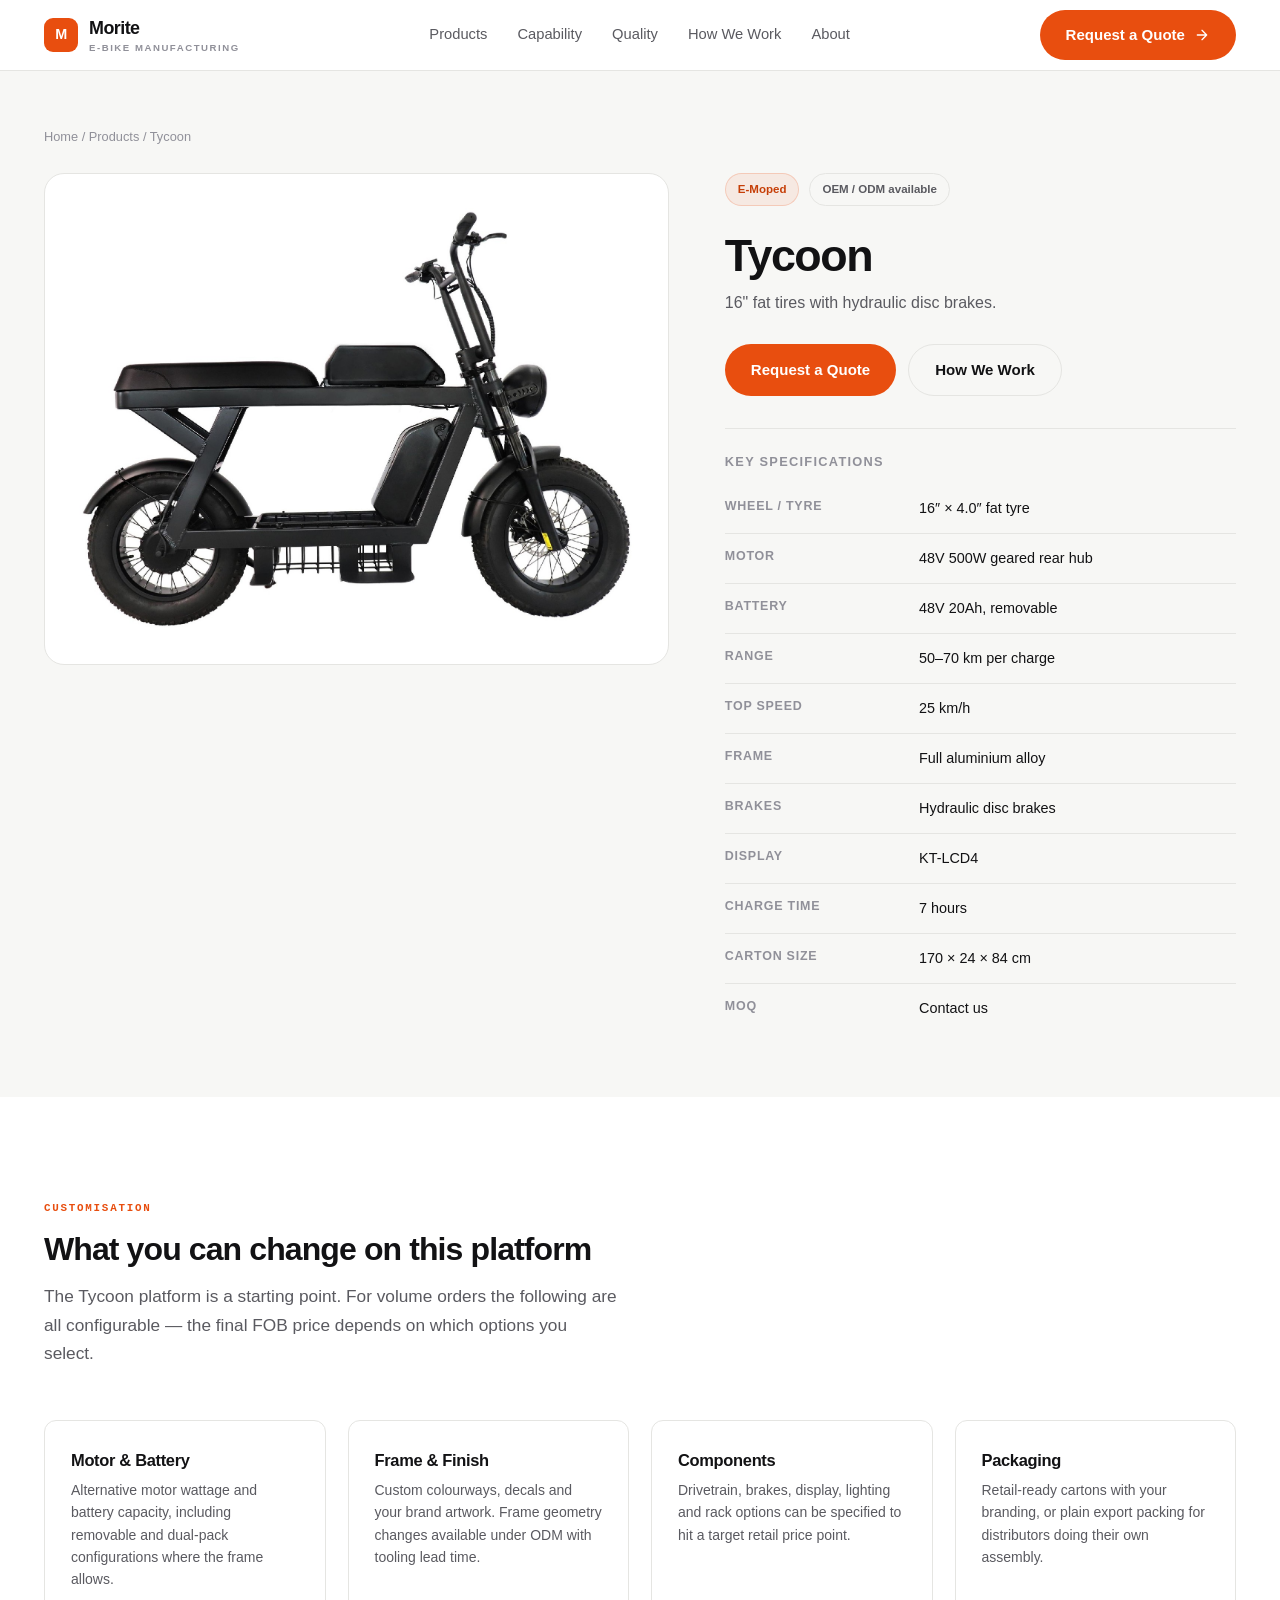
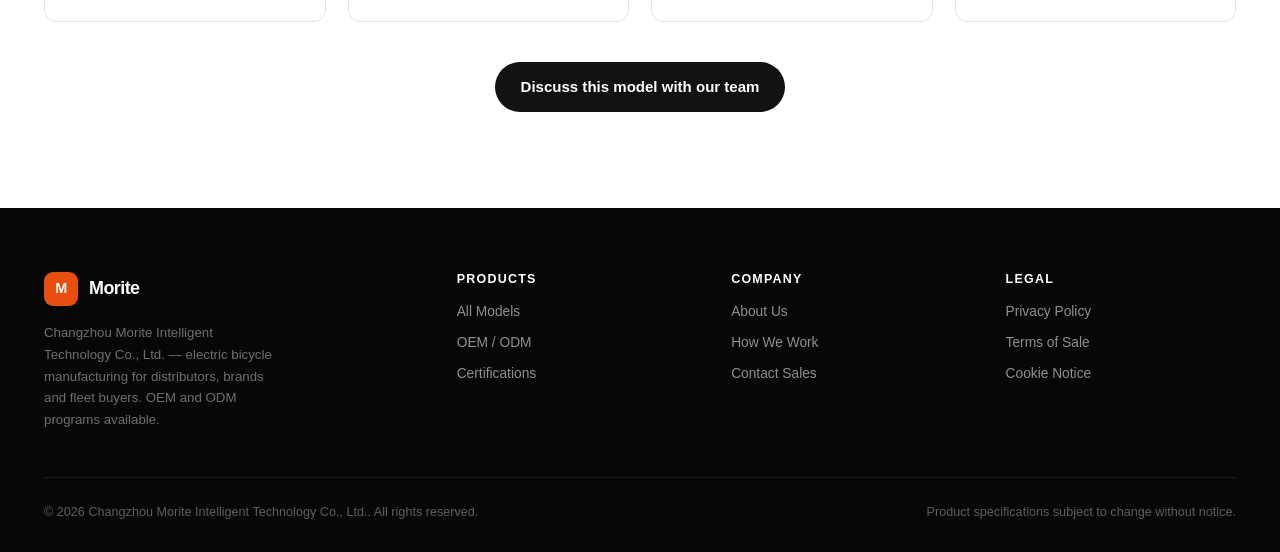
<file: products/tycoon.html>
<!DOCTYPE html>
<html lang="en">
<head>
<meta charset="UTF-8">
<meta name="viewport" content="width=device-width, initial-scale=1">
<title>Tycoon E-Moped E-Bike — OEM Supplier | Morite</title>
<meta name="description" content="16" fat tires with hydraulic disc brakes. Available for OEM and ODM programs from Morite, with FOB pricing and EU/US compliance support.">
<link rel="canonical" href="https://morite-power.com/products/tycoon.html">
<meta property="og:type" content="product">
<meta property="og:title" content="Tycoon — E-Moped E-Bike | Morite">
<meta property="og:description" content="16" fat tires with hydraulic disc brakes.">
<meta property="og:image" content="https://morite-power.com/assets/img/tycoon.jpg">
<meta name="robots" content="index,follow">
<link rel="icon" href="data:image/svg+xml,%3Csvg xmlns='http://www.w3.org/2000/svg' viewBox='0 0 100 100'%3E%3Crect width='100' height='100' rx='22' fill='%23E84E0F'/%3E%3Ctext x='50' y='70' font-size='60' font-family='Arial' font-weight='bold' fill='white' text-anchor='middle'%3EM%3C/text%3E%3C/svg%3E">
<link rel="stylesheet" href="../assets/css/site.css">
<script type="application/ld+json">
{
  "@context": "https://schema.org",
  "@type": "Product",
  "name": "Tycoon",
  "image": [
    "https://morite-power.com/assets/img/tycoon.jpg"
  ],
  "description": "16\" fat tires with hydraulic disc brakes.",
  "category": "Fat Tire Electric Bicycle",
  "brand": {
    "@type": "Brand",
    "name": "Morite"
  },
  "manufacturer": {
    "@type": "Organization",
    "name": "Changzhou Morite Intelligent Technology Co., Ltd.",
    "url": "https://morite-power.com"
  },
  "url": "https://morite-power.com/products/tycoon.html",
  "sku": "tycoon",
  "offers": {
    "@type": "Offer",
    "availability": "https://schema.org/InStock",
    "priceCurrency": "USD",
    "url": "https://morite-power.com/products/tycoon.html",
    "priceSpecification": {
      "@type": "PriceSpecification",
      "valueAddedTaxIncluded": false
    },
    "seller": {
      "@type": "Organization",
      "name": "Morite",
      "url": "https://morite-power.com"
    }
  },
  "additionalProperty": [
    {
      "@type": "PropertyValue",
      "name": "Business model",
      "value": "OEM / ODM"
    }
  ]
}
</script>
</head>
<body>

<header data-header></header>

<section class="pd-hero">
  <div class="container">
    <div class="pd-crumbs">
      <a href="../index.html">Home</a> / <a href="../index.html#products">Products</a> / Tycoon
    </div>
    <div class="pd-top">
      <div class="pd-media">
        <img src="../assets/img/tycoon.jpg" alt="Tycoon E-Moped Fat Tire" width="1200" height="900">
      </div>
      <div class="pd-info">
        <div class="badge-row">
          <span class="badge badge-accent">E-Moped</span>
          <span class="badge">OEM / ODM available</span>
        </div>
        <h1>Tycoon</h1>
        <p class="pd-tag">16" fat tires with hydraulic disc brakes.</p>
        <div class="pd-cta">
          <a class="btn btn-primary" href="../index.html?product=Tycoon#inquiry">Request a Quote</a>
          <a class="btn btn-ghost" href="../index.html#process">How We Work</a>
        </div>
        <div class="pd-block">
          <h3>Key Specifications</h3>
          <table class="spec-table">
<tbody>
            <tr><th>Wheel / Tyre</th><td>16″ × 4.0″ fat tyre</td></tr>
            <tr><th>Motor</th><td>48V 500W geared rear hub</td></tr>
            <tr><th>Battery</th><td>48V 20Ah, removable</td></tr>
            <tr><th>Range</th><td>50–70 km per charge</td></tr>
            <tr><th>Top Speed</th><td>25 km/h</td></tr>
            <tr><th>Frame</th><td>Full aluminium alloy</td></tr>
            <tr><th>Brakes</th><td>Hydraulic disc brakes</td></tr>
            <tr><th>Display</th><td>KT-LCD4</td></tr>
            <tr><th>Charge Time</th><td>7 hours</td></tr>
            <tr><th>Carton Size</th><td>170 × 24 × 84 cm</td></tr>
            <tr><th>MOQ</th><td>Contact us</td></tr>
        </tbody>
      </table>
        </div>
        
      </div>
    </div>
  </div>
</section>

<section class="section">
  <div class="container">
    <div class="section-head">
      <span class="eyebrow">Customisation</span>
      <h2>What you can change on this platform</h2>
      <p class="lead">
        The Tycoon platform is a starting point. For volume orders the following are all configurable —
        the final FOB price depends on which options you select.
      </p>
    </div>
    <div class="cap-grid">
      <div class="cap"><h3>Motor &amp; Battery</h3><p>Alternative motor wattage and battery capacity, including removable and dual-pack configurations where the frame allows.</p></div>
      <div class="cap"><h3>Frame &amp; Finish</h3><p>Custom colourways, decals and your brand artwork. Frame geometry changes available under ODM with tooling lead time.</p></div>
      <div class="cap"><h3>Components</h3><p>Drivetrain, brakes, display, lighting and rack options can be specified to hit a target retail price point.</p></div>
      <div class="cap"><h3>Packaging</h3><p>Retail-ready cartons with your branding, or plain export packing for distributors doing their own assembly.</p></div>
    </div>
    <div class="center mt-40">
      <a class="btn btn-dark" href="../index.html?product=Tycoon#inquiry">Discuss this model with our team</a>
    </div>
  </div>
</section>

<footer data-footer></footer>

<script src="../assets/js/data.js"></script>
<script src="../assets/js/site.js"></script>
</body>
</html>
</file>
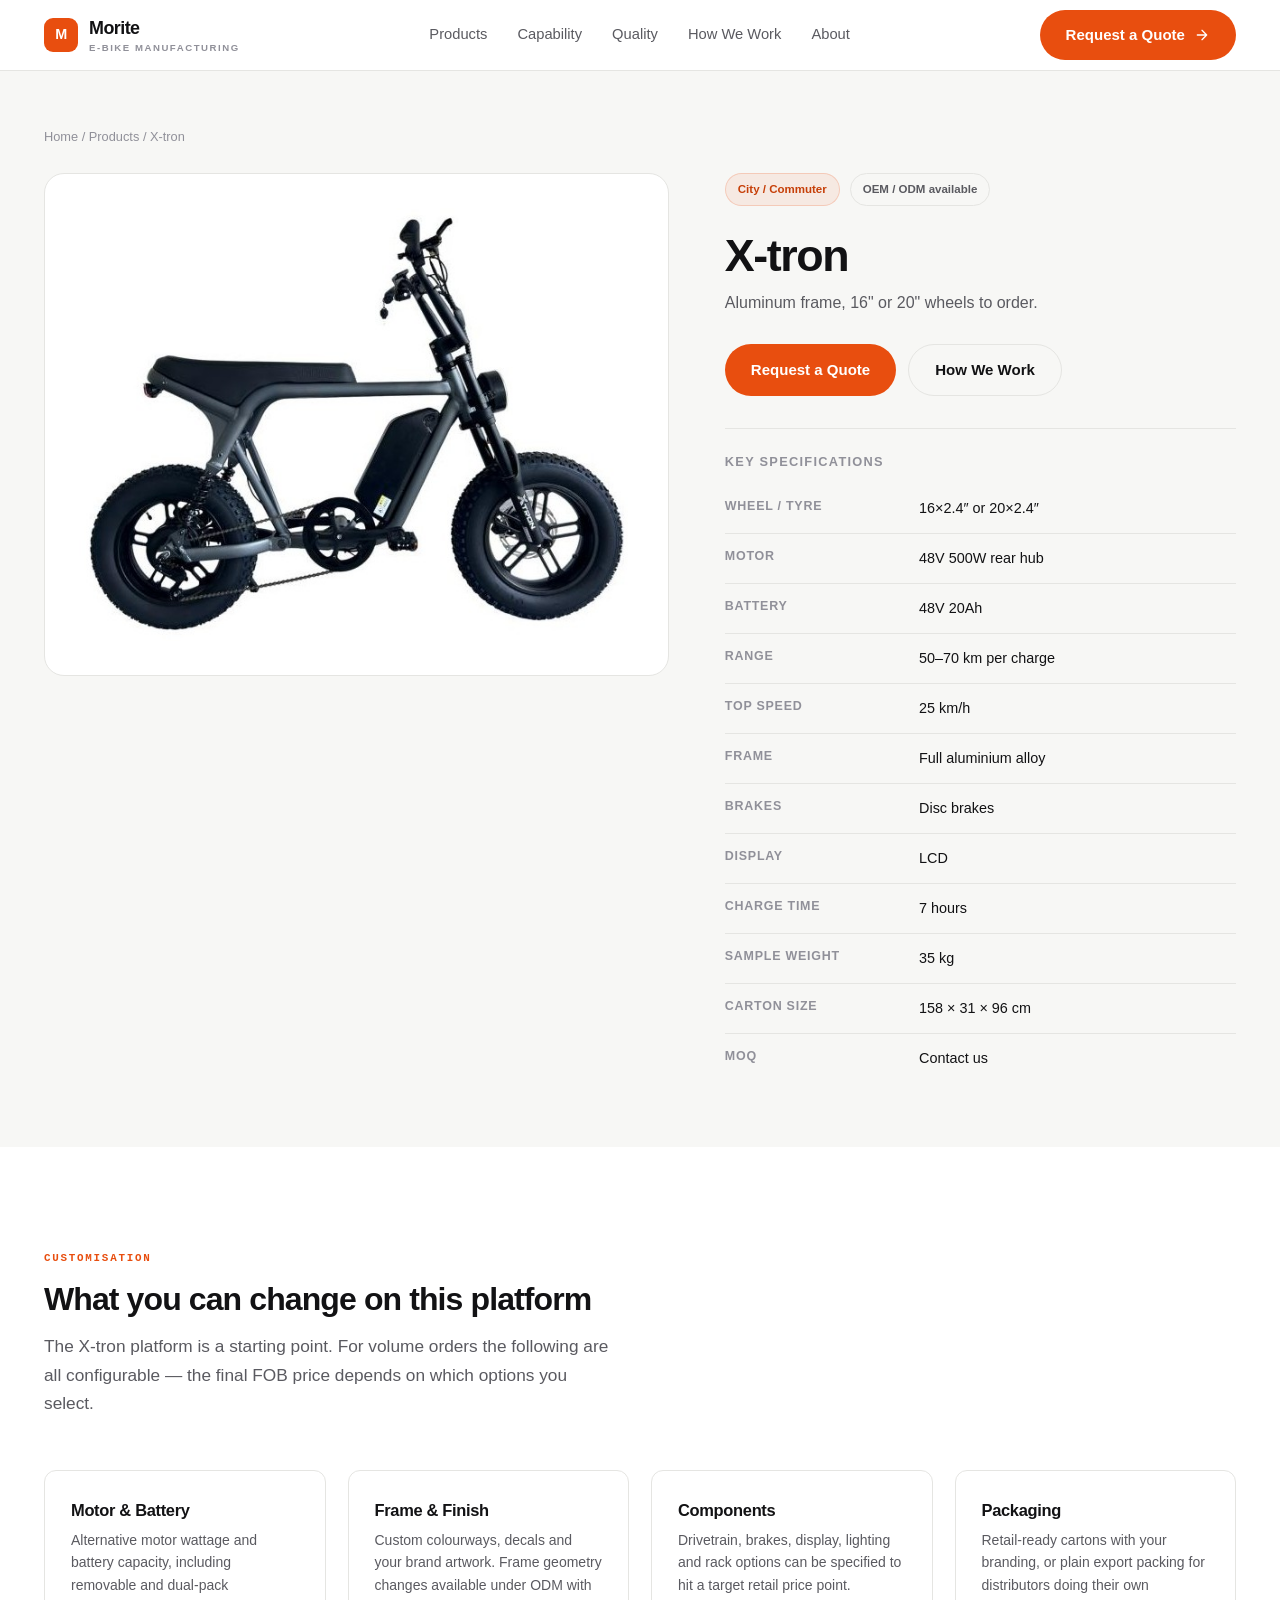
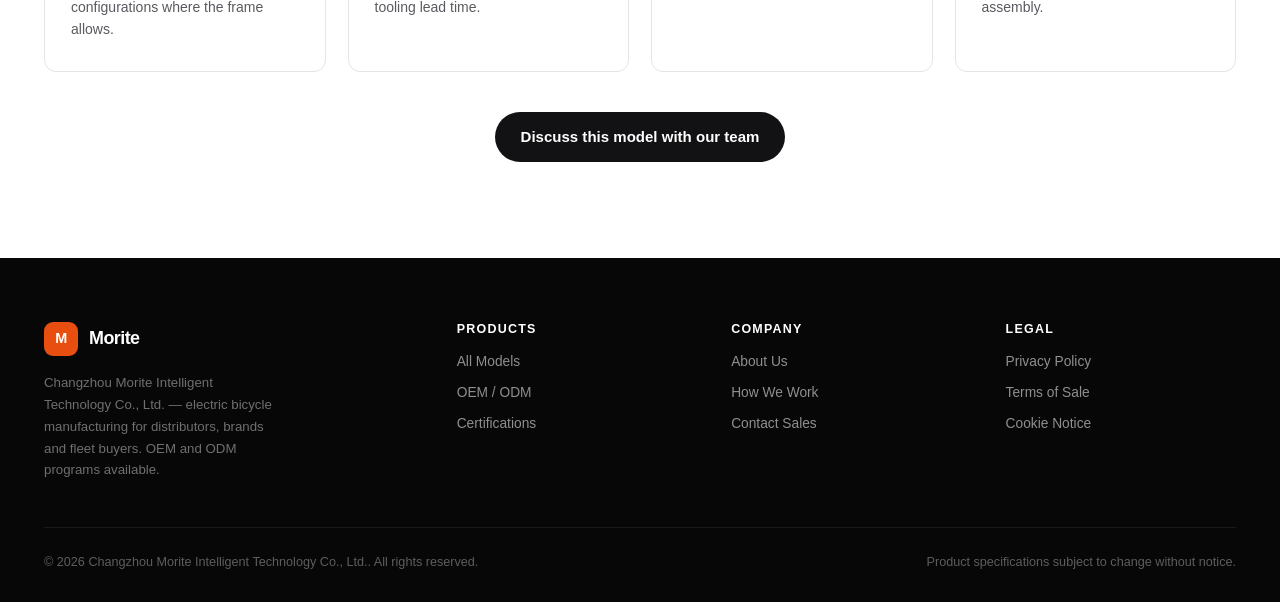
<file: products/x-tron.html>
<!DOCTYPE html>
<html lang="en">
<head>
<meta charset="UTF-8">
<meta name="viewport" content="width=device-width, initial-scale=1">
<title>X-tron City / Commuter E-Bike — OEM Supplier | Morite</title>
<meta name="description" content="Aluminum frame, 16" or 20" wheels to order. Available for OEM and ODM programs from Morite, with FOB pricing and EU/US compliance support.">
<link rel="canonical" href="https://morite-power.com/products/x-tron.html">
<meta property="og:type" content="product">
<meta property="og:title" content="X-tron — City / Commuter E-Bike | Morite">
<meta property="og:description" content="Aluminum frame, 16" or 20" wheels to order.">
<meta property="og:image" content="https://morite-power.com/assets/img/xtron.jpg">
<meta name="robots" content="index,follow">
<link rel="icon" href="data:image/svg+xml,%3Csvg xmlns='http://www.w3.org/2000/svg' viewBox='0 0 100 100'%3E%3Crect width='100' height='100' rx='22' fill='%23E84E0F'/%3E%3Ctext x='50' y='70' font-size='60' font-family='Arial' font-weight='bold' fill='white' text-anchor='middle'%3EM%3C/text%3E%3C/svg%3E">
<link rel="stylesheet" href="../assets/css/site.css">
<script type="application/ld+json">
{
  "@context": "https://schema.org",
  "@type": "Product",
  "name": "X-tron",
  "image": [
    "https://morite-power.com/assets/img/xtron.jpg"
  ],
  "description": "Aluminum frame, 16\" or 20\" wheels to order.",
  "category": "Electric Bicycle",
  "brand": {
    "@type": "Brand",
    "name": "Morite"
  },
  "manufacturer": {
    "@type": "Organization",
    "name": "Changzhou Morite Intelligent Technology Co., Ltd.",
    "url": "https://morite-power.com"
  },
  "url": "https://morite-power.com/products/x-tron.html",
  "sku": "x-tron",
  "offers": {
    "@type": "Offer",
    "availability": "https://schema.org/InStock",
    "priceCurrency": "USD",
    "url": "https://morite-power.com/products/x-tron.html",
    "priceSpecification": {
      "@type": "PriceSpecification",
      "valueAddedTaxIncluded": false
    },
    "seller": {
      "@type": "Organization",
      "name": "Morite",
      "url": "https://morite-power.com"
    }
  },
  "additionalProperty": [
    {
      "@type": "PropertyValue",
      "name": "Business model",
      "value": "OEM / ODM"
    }
  ]
}
</script>
</head>
<body>

<header data-header></header>

<section class="pd-hero">
  <div class="container">
    <div class="pd-crumbs">
      <a href="../index.html">Home</a> / <a href="../index.html#products">Products</a> / X-tron
    </div>
    <div class="pd-top">
      <div class="pd-media">
        <img src="../assets/img/xtron.jpg" alt="X-tron City E-Bike Aluminum Frame" width="1200" height="900">
      </div>
      <div class="pd-info">
        <div class="badge-row">
          <span class="badge badge-accent">City / Commuter</span>
          <span class="badge">OEM / ODM available</span>
        </div>
        <h1>X-tron</h1>
        <p class="pd-tag">Aluminum frame, 16" or 20" wheels to order.</p>
        <div class="pd-cta">
          <a class="btn btn-primary" href="../index.html?product=X-tron#inquiry">Request a Quote</a>
          <a class="btn btn-ghost" href="../index.html#process">How We Work</a>
        </div>
        <div class="pd-block">
          <h3>Key Specifications</h3>
          <table class="spec-table">
<tbody>
            <tr><th>Wheel / Tyre</th><td>16×2.4″ or 20×2.4″</td></tr>
            <tr><th>Motor</th><td>48V 500W rear hub</td></tr>
            <tr><th>Battery</th><td>48V 20Ah</td></tr>
            <tr><th>Range</th><td>50–70 km per charge</td></tr>
            <tr><th>Top Speed</th><td>25 km/h</td></tr>
            <tr><th>Frame</th><td>Full aluminium alloy</td></tr>
            <tr><th>Brakes</th><td>Disc brakes</td></tr>
            <tr><th>Display</th><td>LCD</td></tr>
            <tr><th>Charge Time</th><td>7 hours</td></tr>
            <tr><th>Sample Weight</th><td>35 kg</td></tr>
            <tr><th>Carton Size</th><td>158 × 31 × 96 cm</td></tr>
            <tr><th>MOQ</th><td>Contact us</td></tr>
        </tbody>
      </table>
        </div>
        
      </div>
    </div>
  </div>
</section>

<section class="section">
  <div class="container">
    <div class="section-head">
      <span class="eyebrow">Customisation</span>
      <h2>What you can change on this platform</h2>
      <p class="lead">
        The X-tron platform is a starting point. For volume orders the following are all configurable —
        the final FOB price depends on which options you select.
      </p>
    </div>
    <div class="cap-grid">
      <div class="cap"><h3>Motor &amp; Battery</h3><p>Alternative motor wattage and battery capacity, including removable and dual-pack configurations where the frame allows.</p></div>
      <div class="cap"><h3>Frame &amp; Finish</h3><p>Custom colourways, decals and your brand artwork. Frame geometry changes available under ODM with tooling lead time.</p></div>
      <div class="cap"><h3>Components</h3><p>Drivetrain, brakes, display, lighting and rack options can be specified to hit a target retail price point.</p></div>
      <div class="cap"><h3>Packaging</h3><p>Retail-ready cartons with your branding, or plain export packing for distributors doing their own assembly.</p></div>
    </div>
    <div class="center mt-40">
      <a class="btn btn-dark" href="../index.html?product=X-tron#inquiry">Discuss this model with our team</a>
    </div>
  </div>
</section>

<footer data-footer></footer>

<script src="../assets/js/data.js"></script>
<script src="../assets/js/site.js"></script>
</body>
</html>
</file>
<file: assets/css/site.css>
/* ===========================================================
   MORITE — B2B E-Bike Manufacturer Site
   =========================================================== */

:root{
  --bg:#FFFFFF;
  --bg-soft:#F7F7F5;
  --bg-dark:#0B0B0C;
  --bg-dark-2:#151517;
  --ink:#121214;
  --ink-2:#5A5A60;
  --ink-3:#909099;
  --line:#E5E5E2;
  --line-dark:rgba(255,255,255,.10);
  --accent:#E84E0F;
  --accent-2:#C63F08;
  --ok:#0F9D58;
  --warn:#D97706;
  --radius:12px;
  --radius-lg:20px;
  --max:1240px;
  --ease:cubic-bezier(.16,1,.3,1);
  --font:'Inter','Helvetica Neue',Arial,-apple-system,BlinkMacSystemFont,'Segoe UI',sans-serif;
}

*,*::before,*::after{margin:0;padding:0;box-sizing:border-box}
html{scroll-behavior:smooth;-webkit-text-size-adjust:100%}
body{
  font-family:var(--font);
  color:var(--ink);
  background:var(--bg);
  line-height:1.6;
  font-size:16px;
  overflow-x:hidden;
}
img{display:block;max-width:100%;height:auto}
a{color:inherit;text-decoration:none}
button{font:inherit;cursor:pointer;border:0;background:none}
ul{list-style:none}

.container{max-width:var(--max);margin:0 auto;padding:0 24px}
.wrap{max-width:var(--max);margin:0 auto;padding:0 24px}

/* ---------- Type ---------- */
h1,h2,h3,h4{line-height:1.15;letter-spacing:-.02em;font-weight:700}
h1{font-size:clamp(2.4rem,5.2vw,4rem)}
h2{font-size:clamp(1.75rem,3.4vw,2.6rem)}
h3{font-size:1.15rem}
p{color:var(--ink-2)}
.eyebrow{
  display:inline-block;font-size:.72rem;font-weight:600;letter-spacing:.14em;
  text-transform:uppercase;color:var(--accent);margin-bottom:14px;
}
.lead{font-size:1.08rem;line-height:1.65;color:var(--ink-2);max-width:62ch}

/* ---------- Buttons ---------- */
.btn{
  display:inline-flex;align-items:center;gap:9px;
  padding:13px 26px;border-radius:100px;font-weight:600;font-size:.94rem;
  transition:all .25s var(--ease);white-space:nowrap;
}
.btn-primary{background:var(--accent);color:#fff}
.btn-primary:hover{background:var(--accent-2);transform:translateY(-1px)}
.btn-dark{background:var(--ink);color:#fff}
.btn-dark:hover{background:#000;transform:translateY(-1px)}
.btn-ghost{border:1.5px solid var(--line);color:var(--ink)}
.btn-ghost:hover{border-color:var(--ink);background:var(--ink);color:#fff}
.btn-light{background:#fff;color:var(--ink)}
.btn-light:hover{background:#f0f0ee}
.btn-outline-light{border:1.5px solid rgba(255,255,255,.3);color:#fff}
.btn-outline-light:hover{background:#fff;color:var(--ink);border-color:#fff}

/* ---------- Header ---------- */
.site-header{
  position:sticky;top:0;z-index:900;background:rgba(255,255,255,.92);
  backdrop-filter:blur(14px);border-bottom:1px solid var(--line);
}
.nav{display:flex;align-items:center;justify-content:space-between;height:70px;gap:28px}
.brand{display:flex;align-items:center;gap:11px;font-weight:800;font-size:1.12rem;letter-spacing:-.03em}
.brand-mark{
  width:34px;height:34px;border-radius:9px;background:var(--accent);
  display:grid;place-items:center;color:#fff;font-size:.9rem;font-weight:800;flex-shrink:0;
}
.brand-sub{display:block;font-size:.6rem;font-weight:600;letter-spacing:.16em;color:var(--ink-3);text-transform:uppercase;margin-top:-3px}
.nav-links{display:flex;align-items:center;gap:30px}
.nav-links a{font-size:.92rem;font-weight:500;color:var(--ink-2);transition:color .2s}
.nav-links a:hover{color:var(--ink)}
.nav-cta{display:flex;align-items:center;gap:14px}
.nav-toggle{display:none;width:42px;height:42px;border-radius:8px;border:1px solid var(--line);align-items:center;justify-content:center}
.nav-toggle span{display:block;width:17px;height:1.8px;background:var(--ink);position:relative}
.nav-toggle span::before,.nav-toggle span::after{content:'';position:absolute;left:0;width:17px;height:1.8px;background:var(--ink)}
.nav-toggle span::before{top:-5.5px}
.nav-toggle span::after{top:5.5px}

/* ---------- Hero ---------- */
.hero{
  position:relative;background:var(--bg-dark);color:#fff;overflow:hidden;
  padding:88px 0 0;
}
.hero-inner{display:grid;grid-template-columns:1.05fr .95fr;gap:56px;align-items:center;min-height:520px}
.hero h1{color:#fff;margin-bottom:22px}
.hero h1 em{color:var(--accent);font-style:normal}
.hero-sub{font-size:1.06rem;color:rgba(255,255,255,.72);max-width:46ch;margin-bottom:34px;line-height:1.62}
.hero-actions{display:flex;gap:14px;flex-wrap:wrap;margin-bottom:44px}
.hero-trust{display:flex;gap:32px;flex-wrap:wrap;padding-top:24px;border-top:1px solid var(--line-dark)}
.trust-item{display:flex;align-items:center;gap:9px;font-size:.84rem;color:rgba(255,255,255,.62)}
.trust-item span{display:flex;align-items:center}
.trust-item svg{color:var(--accent);flex-shrink:0}
.hero-visual{position:relative;display:flex;align-items:center;justify-content:center}
.hero-visual img{
  width:100%;height:auto;max-width:620px;filter:drop-shadow(0 40px 60px rgba(0,0,0,.55));
  border-radius:var(--radius-lg);object-fit:contain;
}
.hero-visual::before{
  content:'';position:absolute;inset:-10% -14%;z-index:-1;
  background:radial-gradient(circle at 60% 45%,rgba(232,78,15,.20),transparent 62%);
  filter:blur(30px);
}
.hero-strip{
  display:grid;grid-template-columns:repeat(4,1fr);gap:1px;background:var(--line-dark);
  border-top:1px solid var(--line-dark);margin-top:56px;
}
.strip-cell{background:var(--bg-dark);padding:26px 20px;text-align:center}
.strip-num{font-size:1.5rem;font-weight:800;color:#fff;letter-spacing:-.03em}
.strip-label{font-size:.74rem;letter-spacing:.1em;text-transform:uppercase;color:rgba(255,255,255,.45);margin-top:5px}

/* ---------- Sections ---------- */
.section{padding:96px 0}
.section-soft{background:var(--bg-soft)}
.section-head{max-width:720px;margin-bottom:52px}
.section-head h2{margin-bottom:16px}
.section-head p{max-width:60ch}

/* ---------- Product grid ---------- */
.grid-products{display:grid;grid-template-columns:repeat(auto-fill,minmax(280px,1fr));gap:26px}
.card{
  background:#fff;border:1px solid var(--line);border-radius:var(--radius-lg);
  overflow:hidden;transition:all .3s var(--ease);display:flex;flex-direction:column;
}
.card:hover{border-color:#c9c9c3;transform:translateY(-3px);box-shadow:0 18px 44px rgba(0,0,0,.075)}
.card-media{position:relative;background:var(--bg-soft);aspect-ratio:4/3;overflow:hidden}
.card-media img{width:100%;height:100%;object-fit:contain;padding:26px;transition:transform .45s var(--ease)}
.card:hover .card-media img{transform:scale(1.045)}
.card-cat{
  position:absolute;top:14px;left:14px;background:rgba(255,255,255,.94);
  padding:5px 11px;border-radius:100px;font-size:.66rem;font-weight:700;
  letter-spacing:.07em;text-transform:uppercase;color:var(--ink-2);
}
.card-body{padding:22px 22px 24px;display:flex;flex-direction:column;flex:1}
.card h3{margin-bottom:7px;letter-spacing:-.01em}
.card-desc{font-size:.885rem;color:var(--ink-2);margin-bottom:18px;flex:1;line-height:1.55}
.card-foot{display:flex;align-items:center;justify-content:space-between;gap:12px;padding-top:15px;border-top:1px solid var(--line)}
.card-moq{font-size:.74rem;color:var(--ink-3);letter-spacing:.03em}
.card-link{font-size:.84rem;font-weight:700;color:var(--accent);display:inline-flex;align-items:center;gap:5px}
.card-link:hover{gap:9px}

/* ---------- Capability / feature blocks ---------- */
.cap-grid{display:grid;grid-template-columns:repeat(auto-fit,minmax(250px,1fr));gap:22px}
.cap{
  background:#fff;border:1px solid var(--line);border-radius:var(--radius);
  padding:30px 26px;
}
.cap-icon{
  width:44px;height:44px;border-radius:11px;background:rgba(232,78,15,.09);
  color:var(--accent);display:grid;place-items:center;margin-bottom:17px;
}
.cap h3{margin-bottom:9px;font-size:1.03rem}
.cap p{font-size:.875rem;line-height:1.6}

/* ---------- Process ---------- */
.steps{display:grid;grid-template-columns:repeat(auto-fit,minmax(200px,1fr));gap:0;margin-top:14px}
.step{padding:0 26px 0 0;position:relative}
.step::before{content:'';position:absolute;top:15px;left:40px;right:0;height:1px;background:var(--line)}
.step:last-child::before{display:none}
.step-num{
  width:31px;height:31px;border-radius:50%;background:var(--ink);color:#fff;
  display:grid;place-items:center;font-size:.8rem;font-weight:700;margin-bottom:16px;
  position:relative;z-index:1;
}
.step h4{font-size:.95rem;margin-bottom:7px}
.step p{font-size:.83rem;line-height:1.55}

/* ---------- Spec table ---------- */
.spec-table{width:100%;border-collapse:collapse;font-size:.9rem}
.spec-table tr{border-bottom:1px solid var(--line)}
.spec-table tr:last-child{border-bottom:0}
.spec-table th{
  text-align:left;padding:13px 0;font-weight:600;color:var(--ink-3);
  font-size:.78rem;text-transform:uppercase;letter-spacing:.06em;width:38%;
  vertical-align:top;
}
.spec-table td{padding:13px 0;color:var(--ink);font-weight:500;vertical-align:top}
.tbd{color:var(--ink-3);font-style:italic;font-weight:400}

/* ---------- Inquiry / form ---------- */
.inquiry{background:var(--bg-dark);color:#fff;padding:96px 0}
.inquiry h2{color:#fff;margin-bottom:16px}
.inquiry .lead{color:rgba(255,255,255,.7);margin-bottom:40px}
.form-grid{display:grid;grid-template-columns:1.15fr .85fr;gap:64px;align-items:start}
.form{display:grid;grid-template-columns:1fr 1fr;gap:16px}
.field{display:flex;flex-direction:column;gap:7px}
.field.full{grid-column:1/-1}
.field label{font-size:.78rem;font-weight:600;letter-spacing:.05em;text-transform:uppercase;color:rgba(255,255,255,.55)}
.field input,.field select,.field textarea{
  background:rgba(255,255,255,.06);border:1px solid rgba(255,255,255,.14);
  border-radius:9px;padding:12px 14px;color:#fff;font-size:.92rem;
  font-family:inherit;transition:border-color .2s,background .2s;width:100%;
}
.field input::placeholder,.field textarea::placeholder{color:rgba(255,255,255,.32)}
.field input:focus,.field select:focus,.field textarea:focus{
  outline:none;border-color:var(--accent);background:rgba(255,255,255,.09);
}
.field select option{background:#1a1a1c;color:#fff}
.field textarea{resize:vertical;min-height:96px}
.form-note{grid-column:1/-1;font-size:.78rem;color:rgba(255,255,255,.42);line-height:1.55}
.form-note a{color:rgba(255,255,255,.72);text-decoration:underline}
.honeypot{position:absolute;left:-9999px;opacity:0;height:0;width:0;overflow:hidden}
.form-status{
  grid-column:1/-1;padding:13px 16px;border-radius:9px;font-size:.87rem;display:none;
}
.form-status.ok{display:block;background:rgba(15,157,88,.15);border:1px solid rgba(15,157,88,.4);color:#8fe0b6}
.form-status.err{display:block;background:rgba(220,38,38,.15);border:1px solid rgba(220,38,38,.4);color:#fca5a5}

.contact-panel{border-left:1px solid var(--line-dark);padding-left:48px}
.contact-panel h3{color:#fff;margin-bottom:22px;font-size:1rem;letter-spacing:.04em;text-transform:uppercase}
.contact-line{display:flex;gap:13px;margin-bottom:20px;align-items:flex-start}
.contact-line svg{color:var(--accent);flex-shrink:0;margin-top:3px}
.contact-k{font-size:.72rem;text-transform:uppercase;letter-spacing:.09em;color:rgba(255,255,255,.4);margin-bottom:2px}
.contact-v{font-size:.9rem;color:rgba(255,255,255,.88)}
.contact-v a{text-decoration:underline;text-decoration-color:rgba(255,255,255,.25)}

/* ---------- Footer ---------- */
.site-footer{background:#070708;color:rgba(255,255,255,.55);padding:64px 0 30px;font-size:.86rem}
.footer-grid{display:grid;grid-template-columns:1.6fr 1fr 1fr 1fr;gap:44px;margin-bottom:46px}
.footer-brand .brand{color:#fff;margin-bottom:16px}
.footer-brand p{font-size:.83rem;line-height:1.65;color:rgba(255,255,255,.42);max-width:32ch}
.footer-col h4{color:#fff;font-size:.78rem;text-transform:uppercase;letter-spacing:.1em;margin-bottom:15px;font-weight:600}
.footer-col li{margin-bottom:9px}
.footer-col a{transition:color .2s}
.footer-col a:hover{color:#fff}
.footer-bottom{
  border-top:1px solid rgba(255,255,255,.08);padding-top:24px;
  display:flex;justify-content:space-between;gap:20px;flex-wrap:wrap;font-size:.79rem;
  color:rgba(255,255,255,.35);
}

/* ---------- Product detail page ---------- */
.pd-hero{padding:56px 0 0;background:var(--bg-soft)}
.pd-crumbs{font-size:.8rem;color:var(--ink-3);margin-bottom:26px}
.pd-crumbs a:hover{color:var(--accent)}
.pd-top{display:grid;grid-template-columns:1.1fr .9fr;gap:56px;padding-bottom:64px;align-items:start}
.pd-media{background:#fff;border:1px solid var(--line);border-radius:var(--radius-lg);padding:34px;aspect-ratio:4/3;display:grid;place-items:center}
.pd-media img{max-height:100%;width:100%;height:100%;object-fit:contain}
.pd-info h1{font-size:clamp(1.9rem,3.6vw,2.8rem);margin-bottom:12px}
.pd-tag{font-size:1rem;color:var(--ink-2);margin-bottom:28px;line-height:1.6}
.pd-cta{display:flex;gap:12px;flex-wrap:wrap;margin-bottom:32px}
.pd-block{border-top:1px solid var(--line);padding-top:26px;margin-top:26px}
.pd-block h3{font-size:.8rem;text-transform:uppercase;letter-spacing:.1em;color:var(--ink-3);margin-bottom:14px}
.pd-note{
  background:#FFF8E6;border:1px solid #F5DFA8;border-radius:10px;
  padding:14px 16px;font-size:.83rem;color:#7A5200;line-height:1.55;margin-top:20px;
}

/* ---------- Misc ---------- */
.badge-row{display:flex;gap:10px;flex-wrap:wrap;margin-bottom:26px}
.badge{
  font-size:.72rem;font-weight:600;padding:6px 12px;border-radius:100px;
  background:var(--bg-soft);color:var(--ink-2);border:1px solid var(--line);
}
.badge-accent{background:rgba(232,78,15,.08);color:var(--accent-2);border-color:rgba(232,78,15,.2)}
.center{text-align:center}
.mt-40{margin-top:40px}

/* ---------- Reveal ---------- */
.reveal{opacity:0;transform:translateY(18px);transition:opacity .6s var(--ease),transform .6s var(--ease)}
.reveal.in{opacity:1;transform:none}
@media (prefers-reduced-motion:reduce){
  .reveal{opacity:1;transform:none;transition:none}
  html{scroll-behavior:auto}
}

/* ---------- Responsive ---------- */
@media (max-width:980px){
  .hero-inner{grid-template-columns:1fr;gap:40px;min-height:0;padding-bottom:8px}
  .hero-visual img{max-width:520px;margin:0 auto}
  .hero-strip{grid-template-columns:repeat(2,1fr)}
  .form-grid{grid-template-columns:1fr;gap:44px}
  .contact-panel{border-left:0;border-top:1px solid var(--line-dark);padding-left:0;padding-top:36px}
  .pd-top{grid-template-columns:1fr;gap:34px}
  .footer-grid{grid-template-columns:1fr 1fr;gap:34px}
  .section{padding:70px 0}
  .inquiry{padding:70px 0}
}
@media (max-width:980px){
  .hero-visual img{max-width:100%;width:100%;height:auto}
}
@media (max-width:720px){
  .hero h1{font-size:clamp(2rem,8.6vw,2.6rem)}
  .hero-sub{font-size:1rem}
  .nav-links{display:none}
  .nav-cta .btn{display:none}
  .nav-toggle{display:flex}
  .nav-links.open{
    display:flex;position:absolute;top:70px;left:0;right:0;background:#fff;
    flex-direction:column;align-items:flex-start;padding:22px 24px;gap:18px;
    border-bottom:1px solid var(--line);box-shadow:0 18px 30px rgba(0,0,0,.08);
  }
  .form{grid-template-columns:1fr}
  .hero-strip{grid-template-columns:1fr 1fr}
  .hero{padding-top:52px}
  .step::before{display:none}
  .step{padding:0 0 28px}
  .footer-grid{grid-template-columns:1fr}
  .grid-products{grid-template-columns:1fr}
}

/* ============================================================
   V2 — reference-informed refinements
   (study of a mature DTC e-bike storefront: type scale, mono
   micro-labels, tighter density, real product photography)
   ============================================================ */

:root{
  --mono: ui-monospace, 'SFMono-Regular', 'JetBrains Mono', 'Consolas', monospace;
  --cream: #FBFAF7;
  --board: #141518;
}

/* --- mono micro-labels, all-caps eyebrows --- */
.eyebrow{
  font-family: var(--mono);
  font-size: .68rem;
  letter-spacing: .16em;
  text-transform: uppercase;
  font-weight: 600;
}

/* --- display headline: tighter, heavier, larger --- */
h1{
  font-size: clamp(2.2rem, 4vw, 3.5rem);
  line-height: 1.04;
  letter-spacing: -.032em;
  font-weight: 800;
  max-width: 13ch;
  text-wrap: balance;
}
h2{
  font-size: clamp(1.6rem, 2.5vw, 2.25rem);
  line-height: 1.08;
  letter-spacing: -.028em;
  font-weight: 800;
}

/* --- product grid: denser, more editorial --- */
.grid-products{
  display: grid;
  grid-template-columns: repeat(3, 1fr);
  gap: 18px;
}
.card-media{
  background: linear-gradient(180deg,#F4F4F1 0%, #EDEDE8 100%);
  position: relative;
  overflow: hidden;
}
.card-media img{
  transition: transform .7s var(--ease);
  mix-blend-mode: multiply;
}
.card:hover .card-media img{ transform: scale(1.045); }
.card-cat{
  font-family: var(--mono);
  font-size: .6rem;
  letter-spacing: .14em;
  text-transform: uppercase;
  background: rgba(255,255,255,.92);
  backdrop-filter: blur(6px);
  border: 1px solid rgba(0,0,0,.06);
}
.card-moq{
  font-family: var(--mono);
  font-size: .62rem;
  letter-spacing: .06em;
  text-transform: uppercase;
  color: var(--ink-3);
}
.card h3{ letter-spacing: -.02em; font-weight: 750; }

/* --- full-bleed feature band (imagery-led) --- */
.band{
  position: relative;
  min-height: 0;
  display: flex;
  align-items: center;
  overflow: hidden;
  background: var(--board);
  color: #fff;
  margin: 0;
}
.band .container{ width: 100%; }
.band-media{
  position: absolute; inset: 0;
  z-index: 0;
}
.band-media img{
  display: block;
  width: 100%; height: 100%;
  min-height: clamp(420px, 46vw, 620px);
  object-fit: cover;
  object-position: 50% 62%;
  opacity: .96;
  filter: saturate(.98) contrast(1.02);
}
.band-media{ position:absolute; inset:0; }
.band{ min-height: clamp(420px, 46vw, 620px); }
.band::after{
  content:"";
  position:absolute; inset:0; z-index:1;
  background:
    linear-gradient(90deg, rgba(10,11,13,.90) 0%, rgba(10,11,13,.72) 38%, rgba(10,11,13,.28) 68%, rgba(10,11,13,.10) 100%),
    linear-gradient(0deg, rgba(10,11,13,.45) 0%, rgba(10,11,13,0) 55%);
}
.band-inner{
  position: relative; z-index: 2;
  padding: clamp(56px,8vw,104px) 0;
  max-width: 560px;
}
.band h2{ color:#fff; margin: 12px 0 16px; }
.band p{ color: rgba(255,255,255,.80); max-width: 46ch; font-size: 1.02rem; line-height: 1.7; }
.band .eyebrow{ color: #FFB08A; }

/* --- stat band: big numerals, mono labels --- */
.stat-band{
  display:grid;
  grid-template-columns: repeat(4,1fr);
  border-top: 1px solid var(--line);
  border-bottom: 1px solid var(--line);
}
.stat{
  padding: 30px 22px;
  border-right: 1px solid var(--line);
}
.stat:last-child{ border-right: 0; }
.stat b{
  display:block;
  font-size: clamp(1.9rem,3.4vw,2.7rem);
  font-weight: 800;
  letter-spacing: -.04em;
  line-height: 1;
  margin-bottom: 8px;
}
.stat span{
  font-family: var(--mono);
  font-size: .63rem;
  letter-spacing: .13em;
  text-transform: uppercase;
  color: var(--ink-3);
  line-height: 1.5;
  display: block;
}

/* --- spec chips on cards / hero --- */
.chips{ display:flex; flex-wrap:wrap; gap:8px; margin-top:22px; }
.chip{
  font-family: var(--mono);
  font-size: .63rem;
  letter-spacing: .07em;
  text-transform: uppercase;
  padding: 7px 11px;
  border: 1px solid rgba(255,255,255,.18);
  border-radius: 999px;
  color: rgba(255,255,255,.85);
}

/* --- quiz-style category rail --- */
.rail{
  display:flex;
  gap:10px;
  overflow-x:auto;
  padding: 4px 0 14px;
  scrollbar-width: none;
}
.rail::-webkit-scrollbar{ display:none; }
.rail a{
  flex: 0 0 auto;
  padding: 11px 17px;
  border:1px solid var(--line);
  border-radius: 999px;
  font-size: .85rem;
  font-weight: 600;
  color: var(--ink);
  background:#fff;
  transition: border-color .25s, background .25s;
  white-space: nowrap;
}
.rail a:hover{ border-color: var(--ink); background: var(--cream); }

@media (max-width:980px){
  .grid-products{ grid-template-columns: repeat(2,1fr); gap:14px; }
  .stat-band{ grid-template-columns: repeat(2,1fr); }
  .stat:nth-child(2){ border-right:0; }
  .band{ min-height: 52vh; }
}
@media (max-width:720px){
  .grid-products{ grid-template-columns: 1fr; }
  .stat-band{ grid-template-columns: repeat(2,1fr); }
}

/* --- fixes --- */
.stat-band{ background:#fff; }
@media (max-width:980px){
  h1{ max-width: none; }
}
.band{ margin-top: 0; }
.band .btn-outline-light{ border-color: rgba(255,255,255,.45); color:#fff; }
.band .btn-outline-light:hover{ background: rgba(255,255,255,.12); }


/* --- mobile hardening: prevent horizontal overflow --- */
html, body{ overflow-x: hidden; max-width: 100%; }
img{ max-width: 100%; height: auto; }

@media (max-width: 720px){
  .chips{ flex-wrap: wrap; }
  .chip{ font-size: .58rem; letter-spacing: .08em; padding: 6px 9px; }
  .rail{ overflow-x: auto; -webkit-overflow-scrolling: touch; flex-wrap: nowrap; padding-bottom: 4px; }
  .rail::-webkit-scrollbar{ display:none; }
  .stat-band{ grid-template-columns: repeat(2, 1fr); }
  .stat{ padding: 22px 16px; border-right: 0; border-bottom: 1px solid var(--line); }
  .stat:nth-child(odd){ border-right: 1px solid var(--line); }
  .stat:nth-last-child(-n+2){ border-bottom: 0; }
  .band-inner{ max-width: 100%; padding: 44px 0; }
  .band p{ font-size: .95rem; }
  .band-media img{ min-height: 520px; }
  .band{ min-height: 520px; }
  .hero-strip{ gap: 10px; }
  .trust-item{ font-size: .72rem; }
}

/* --- mobile hardening v2: real viewport fit --- */
@media (max-width: 720px){
  .hero{ padding: 56px 0 0; }
  .hero-inner{ grid-template-columns: 1fr; gap: 28px; min-height: 0; }
  .hero h1{ font-size: clamp(1.85rem, 8.6vw, 2.6rem); line-height: 1.06; letter-spacing: -.028em; }
  .hero-sub{ font-size: .98rem; max-width: 100%; }
  .hero-actions{ flex-wrap: wrap; gap: 10px; }
  .hero-actions .btn{ flex: 1 1 auto; justify-content: center; }
  .hero-visual img{ max-width: 100%; }
  .eyebrow{ font-size: .66rem; letter-spacing: .1em; }
  .lead{ max-width: 100%; }
  .chips{ flex-wrap: wrap; }
  .container, .wrap{ padding: 0 16px; }
}
@media (max-width: 400px){
  .hero h1{ font-size: clamp(1.7rem, 8.4vw, 2.2rem); }
  .chip{ font-size: .55rem; padding: 5px 8px; }
}

/* --- band media: undistorted cover on a fixed-height box --- */
.band{ position: relative; display: block; min-height: clamp(440px, 44vw, 640px); overflow: hidden; }
.band-media{ position: absolute; inset: 0; width: 100%; height: 100%; z-index: 0; }
.band-media img{
  display: block;
  width: 100%; height: 100%;
  min-height: 0; min-width: 0;
  object-fit: cover;
  object-position: 50% 58%;
}
@media (max-width: 720px){
  .band{ min-height: 0; }
  .band-media{ position: relative; inset: auto; width: 100%; height: 260px; }
  .band-media img{ height: 260px; object-position: 50% 55%; }
  .band-inner{ position: relative; }
}
</file>
